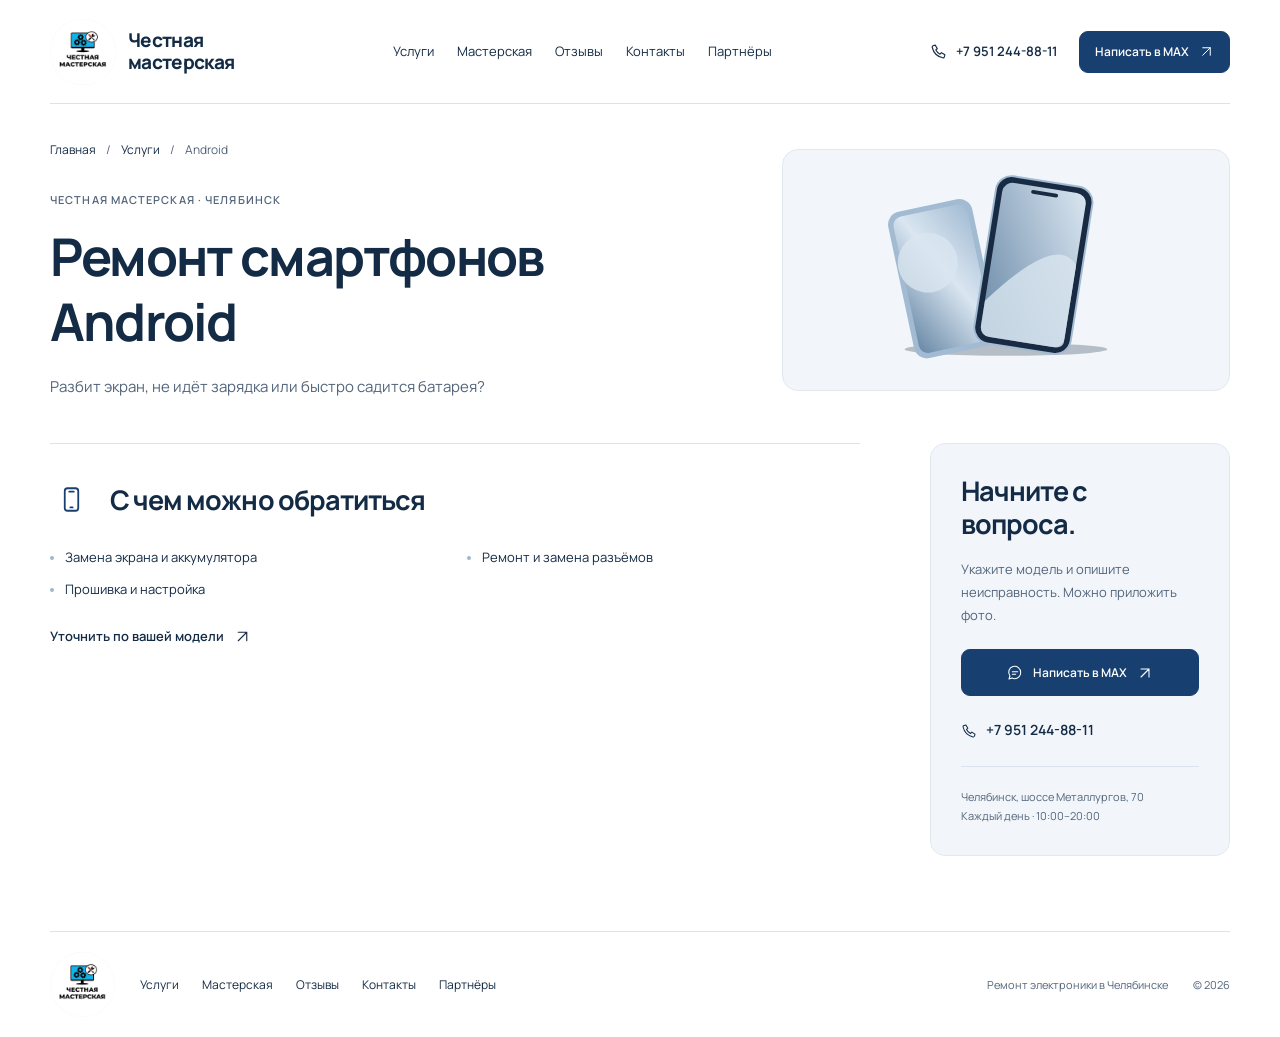
<file: android.html>
<!doctype html>
<html lang="ru">
<head>
  <meta charset="UTF-8">
  <meta name="viewport" content="width=device-width, initial-scale=1">
  <meta name="theme-color" content="#ffffff">
  <title>Ремонт смартфонов Android — Честная мастерская</title>
  <meta name="description" content="Ремонт смартфонов Android в Челябинске: экраны, аккумуляторы, разъёмы, прошивка и настройка. Честная мастерская, шоссе Металлургов, 70. Связь по телефону и в MAX.">
  <meta property="og:title" content="Ремонт смартфонов Android — Честная мастерская">
  <meta property="og:description" content="Ремонт электроники в Челябинске. шоссе Металлургов, 70 · ежедневно 10:00–20:00. Позвоните или напишите в MAX.">
  <meta property="og:type" content="website">
  <meta property="og:locale" content="ru_RU">
  <link rel="icon" href="assets/logo.png" type="image/png">
  <link rel="preload" href="assets/fonts/manrope-variable.ttf" as="font" type="font/ttf" crossorigin>
<link rel="stylesheet" href="minimal.css?v=11">
  <script src="app.js" defer></script>
  <script type="application/ld+json">
  {"@context":"https://schema.org","@type":"LocalBusiness","name":"Честная мастерская","description":"Ремонт телефонов, компьютеров и другой электроники","telephone":"+79512448811","email":"masterskaya74@list.ru","address":{"@type":"PostalAddress","streetAddress":"шоссе Металлургов, 70","addressLocality":"Челябинск","addressCountry":"RU"},"openingHours":["Mo-Su 10:00-20:00"]}
  </script>
</head>
<body class="inner-page">
<a class="skip-link" href="#main">Перейти к содержимому</a>
  <svg class="icon-library" xmlns="http://www.w3.org/2000/svg" aria-hidden="true">
    <symbol id="i-arrow" viewBox="0 0 24 24"><path d="M5 12h14m-6-6 6 6-6 6"/></symbol>
    <symbol id="i-up-right" viewBox="0 0 24 24"><path d="M6 18 18 6M6 6h12v12"/></symbol>
    <symbol id="i-phone" viewBox="0 0 24 24"><path d="m7.3 3 3 4.8-2.1 2.1a15 15 0 0 0 5.9 5.9l2.1-2.1 4.8 3-.8 3a2 2 0 0 1-2.2 1.2A20 20 0 0 1 3.1 6 2 2 0 0 1 4.3 3.8Z"/></symbol>
    <symbol id="i-chat" viewBox="0 0 24 24"><path d="M20.5 11.5a9 9 0 0 1-9 9 10 10 0 0 1-4-.9L3 21l1.4-4.5a9 9 0 1 1 16.1-5Z"/><path d="M8 10h8m-8 4h5"/></symbol>
    <symbol id="i-clock" viewBox="0 0 24 24"><circle cx="12" cy="12" r="9"/><path d="M12 7v5l3 2"/></symbol>
    <symbol id="i-pin" viewBox="0 0 24 24"><path d="M20 10c0 6-8 11-8 11S4 16 4 10a8 8 0 1 1 16 0Z"/><circle cx="12" cy="10" r="2.5"/></symbol>
    <symbol id="i-mobile" viewBox="0 0 24 24"><rect x="6" y="2" width="12" height="20" rx="2.5"/><path d="M10 5h4m-3 14h2"/></symbol>
    <symbol id="i-laptop" viewBox="0 0 24 24"><path d="M4 16V5a1 1 0 0 1 1-1h14a1 1 0 0 1 1 1v11M2 17h20l-2 3H4Z"/></symbol>
    <symbol id="i-tablet" viewBox="0 0 24 24"><rect x="4" y="2" width="16" height="20" rx="2"/><path d="M11 18h2"/></symbol>
    <symbol id="i-tv" viewBox="0 0 24 24"><rect x="2" y="4" width="20" height="14" rx="2"/><path d="M8 22h8m-4-4v4"/></symbol>
    <symbol id="i-audio" viewBox="0 0 24 24"><rect x="5" y="2" width="14" height="20" rx="2"/><circle cx="12" cy="15" r="4"/><circle cx="12" cy="6" r="1"/></symbol>
    <symbol id="i-tool" viewBox="0 0 24 24"><path d="M14.3 6.3a5 5 0 0 0-6.6 6.6l-5.2 5.2a2 2 0 0 0 3 3l5.2-5.2a5 5 0 0 0 6.6-6.6L14 12l-2-2Z"/><path d="m15 3 6 6m-3-3 3-3"/></symbol>
    <symbol id="i-plus" viewBox="0 0 24 24"><path d="M12 5v14M5 12h14"/></symbol>
    <symbol id="i-close" viewBox="0 0 24 24"><path d="m6 6 12 12M6 18 18 6"/></symbol>
    <symbol id="i-mail" viewBox="0 0 24 24"><rect x="2" y="4" width="20" height="16" rx="2"/><path d="m3 6 9 7 9-7"/></symbol>
    <symbol id="i-spark" viewBox="0 0 40 40"><path d="m20 2 3.7 12.8L36 8l-6.8 12.3L42 24l-13.8 2L35 39l-13-7-3 13-3.4-13.5L3 38l6.2-12L-3 22l13-3L3 7l13 7Z" fill="currentColor" stroke="none" transform="translate(2 -1) scale(.9)"/></symbol>
  </svg>
<header class="site-header shell page-header">
      <a class="brand brand-original" href="index.html" aria-label="Честная мастерская — на главную"><img class="logo-image" src="assets/logo.png" alt="Честная мастерская" width="320" height="320"><span class="brand-name">Честная<br>мастерская</span></a>
      <nav class="site-nav" aria-label="Основная навигация"><button class="menu-toggle" type="button" aria-expanded="false" aria-controls="nav-links" aria-label="Открыть меню"><span></span><span></span></button><div class="nav-links" id="nav-links"><a href="services.html" aria-current="page">Услуги</a><a href="workshop.html">Мастерская</a><a href="reviews.html">Отзывы</a><a href="contacts.html">Контакты</a><a href="partners.html">Партнёры</a></div></nav>
      <div class="header-actions"><a class="header-phone" href="tel:+79512448811" aria-label="Позвонить: +7 951 244-88-11"><svg class="icon" aria-hidden="true"><use href="#i-phone"/></svg><span>+7 951 244-88-11</span></a><a class="button button-primary header-max" href="https://max.ru/join/U9VbQL_vIRLtYc8kHAHTy1KnC3-s3BVJSdOzQISSQKc" target="_blank" rel="noopener noreferrer">Написать в MAX<svg class="icon" aria-hidden="true"><use href="#i-up-right"/></svg></a></div>
    </header>
<main id="main"><section class="category-intro shell"><div><div class="breadcrumbs"><a href="index.html">Главная</a><span>/</span><a href="services.html">Услуги</a><span>/</span>Android</div><p class="eyebrow">Честная мастерская · Челябинск</p><h1>Ремонт смартфонов Android</h1><p class="page-lead">Разбит экран, не идёт зарядка или быстро садится батарея?</p></div><div class="category-art"><img src="assets/device-android.svg" alt="" aria-hidden="true" width="260" height="146"></div></section><div class="category-layout shell"><div><section class="service-detail" id="android" aria-labelledby="title-android"><div class="detail-heading"><span class="service-icon"><svg class="icon" aria-hidden="true"><use href="#i-mobile"/></svg></span><h2 id="title-android">С чем можно обратиться</h2></div><ul><li>Замена экрана и аккумулятора</li><li>Ремонт и замена разъёмов</li><li>Прошивка и настройка</li></ul><a class="text-link detail-link" href="https://max.ru/join/U9VbQL_vIRLtYc8kHAHTy1KnC3-s3BVJSdOzQISSQKc" target="_blank" rel="noopener noreferrer">Уточнить по вашей модели<svg class="icon" aria-hidden="true"><use href="#i-up-right"/></svg></a></section></div><aside class="services-aside"><h2>Начните с вопроса.</h2><p>Укажите модель и опишите неисправность. Можно приложить фото.</p><a class="button button-primary" href="https://max.ru/join/U9VbQL_vIRLtYc8kHAHTy1KnC3-s3BVJSdOzQISSQKc" target="_blank" rel="noopener noreferrer"><svg class="icon" aria-hidden="true"><use href="#i-chat"/></svg>Написать в MAX<svg class="icon" aria-hidden="true"><use href="#i-up-right"/></svg></a><a class="aside-phone" href="tel:+79512448811"><svg class="icon" aria-hidden="true"><use href="#i-phone"/></svg>+7 951 244-88-11</a><div class="aside-address">Челябинск, шоссе Металлургов, 70<br>Каждый день · 10:00–20:00</div></aside></div></main>
<footer class="site-footer shell"><a class="footer-brand footer-original" href="index.html" aria-label="Честная мастерская — на главную"><img src="assets/logo.png" alt="Честная мастерская" width="320" height="320"></a><div class="footer-links"><a href="services.html">Услуги</a><a href="workshop.html">Мастерская</a><a href="reviews.html">Отзывы</a><a href="contacts.html">Контакты</a><a href="partners.html">Партнёры</a></div><p>Ремонт электроники в Челябинске</p><span>© 2026</span></footer>
  <div class="mobile-contact-bar" aria-label="Быстрая связь"><a href="tel:+79512448811"><svg class="icon"><use href="#i-phone"/></svg>Позвонить</a><a href="https://max.ru/join/U9VbQL_vIRLtYc8kHAHTy1KnC3-s3BVJSdOzQISSQKc" target="_blank" rel="noopener noreferrer"><svg class="icon"><use href="#i-chat"/></svg>Написать в MAX</a></div>


  <dialog class="photo-dialog" aria-label="Фотографии мастерской"><div class="dialog-toolbar"><span class="photo-counter" aria-live="polite"></span><button class="dialog-close round-control" type="button" aria-label="Закрыть фотографию"><svg class="icon"><use href="#i-close"/></svg></button></div><div class="dialog-image-wrap"><img class="dialog-image" src="assets/graphics-service.webp" alt="Обслуживание видеокарты"><button class="photo-prev round-control" type="button" aria-label="Предыдущая фотография"><svg class="icon"><use href="#i-arrow"/></svg></button><button class="photo-next round-control" type="button" aria-label="Следующая фотография"><svg class="icon"><use href="#i-arrow"/></svg></button></div><p class="dialog-caption" aria-live="polite"></p></dialog>
</body>
</html>
</file>
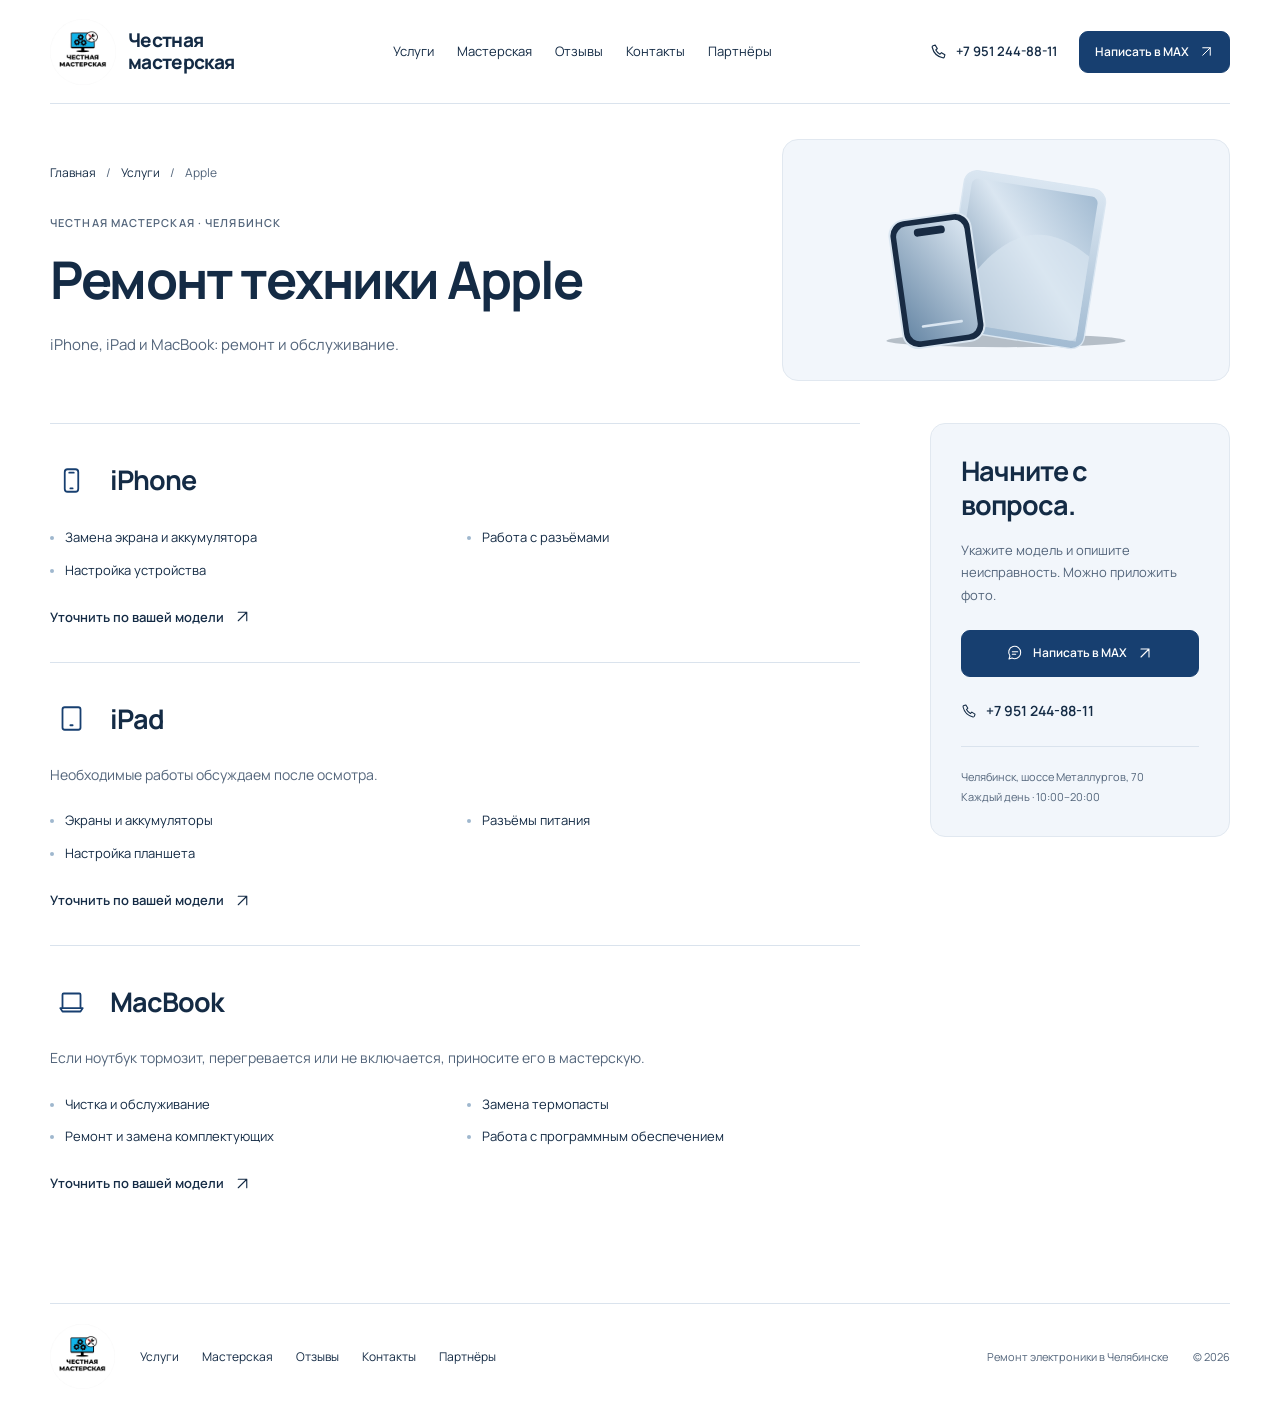
<file: apple.html>
<!doctype html>
<html lang="ru">
<head>
  <meta charset="UTF-8">
  <meta name="viewport" content="width=device-width, initial-scale=1">
  <meta name="theme-color" content="#ffffff">
  <title>Ремонт техники Apple — Честная мастерская</title>
  <meta name="description" content="Ремонт iPhone, iPad и MacBook в Челябинске. Экраны, аккумуляторы, разъёмы и обслуживание. Честная мастерская, шоссе Металлургов, 70. Напишите модель в MAX.">
  <meta property="og:title" content="Ремонт техники Apple — Честная мастерская">
  <meta property="og:description" content="Ремонт электроники в Челябинске. шоссе Металлургов, 70 · ежедневно 10:00–20:00. Позвоните или напишите в MAX.">
  <meta property="og:type" content="website">
  <meta property="og:locale" content="ru_RU">
  <link rel="icon" href="assets/logo.png" type="image/png">
  <link rel="preload" href="assets/fonts/manrope-variable.ttf" as="font" type="font/ttf" crossorigin>
<link rel="stylesheet" href="minimal.css?v=11">
  <script src="app.js" defer></script>
  <script type="application/ld+json">
  {"@context":"https://schema.org","@type":"LocalBusiness","name":"Честная мастерская","description":"Ремонт телефонов, компьютеров и другой электроники","telephone":"+79512448811","email":"masterskaya74@list.ru","address":{"@type":"PostalAddress","streetAddress":"шоссе Металлургов, 70","addressLocality":"Челябинск","addressCountry":"RU"},"openingHours":["Mo-Su 10:00-20:00"]}
  </script>
</head>
<body class="inner-page">
<a class="skip-link" href="#main">Перейти к содержимому</a>
  <svg class="icon-library" xmlns="http://www.w3.org/2000/svg" aria-hidden="true">
    <symbol id="i-arrow" viewBox="0 0 24 24"><path d="M5 12h14m-6-6 6 6-6 6"/></symbol>
    <symbol id="i-up-right" viewBox="0 0 24 24"><path d="M6 18 18 6M6 6h12v12"/></symbol>
    <symbol id="i-phone" viewBox="0 0 24 24"><path d="m7.3 3 3 4.8-2.1 2.1a15 15 0 0 0 5.9 5.9l2.1-2.1 4.8 3-.8 3a2 2 0 0 1-2.2 1.2A20 20 0 0 1 3.1 6 2 2 0 0 1 4.3 3.8Z"/></symbol>
    <symbol id="i-chat" viewBox="0 0 24 24"><path d="M20.5 11.5a9 9 0 0 1-9 9 10 10 0 0 1-4-.9L3 21l1.4-4.5a9 9 0 1 1 16.1-5Z"/><path d="M8 10h8m-8 4h5"/></symbol>
    <symbol id="i-clock" viewBox="0 0 24 24"><circle cx="12" cy="12" r="9"/><path d="M12 7v5l3 2"/></symbol>
    <symbol id="i-pin" viewBox="0 0 24 24"><path d="M20 10c0 6-8 11-8 11S4 16 4 10a8 8 0 1 1 16 0Z"/><circle cx="12" cy="10" r="2.5"/></symbol>
    <symbol id="i-mobile" viewBox="0 0 24 24"><rect x="6" y="2" width="12" height="20" rx="2.5"/><path d="M10 5h4m-3 14h2"/></symbol>
    <symbol id="i-laptop" viewBox="0 0 24 24"><path d="M4 16V5a1 1 0 0 1 1-1h14a1 1 0 0 1 1 1v11M2 17h20l-2 3H4Z"/></symbol>
    <symbol id="i-tablet" viewBox="0 0 24 24"><rect x="4" y="2" width="16" height="20" rx="2"/><path d="M11 18h2"/></symbol>
    <symbol id="i-tv" viewBox="0 0 24 24"><rect x="2" y="4" width="20" height="14" rx="2"/><path d="M8 22h8m-4-4v4"/></symbol>
    <symbol id="i-audio" viewBox="0 0 24 24"><rect x="5" y="2" width="14" height="20" rx="2"/><circle cx="12" cy="15" r="4"/><circle cx="12" cy="6" r="1"/></symbol>
    <symbol id="i-tool" viewBox="0 0 24 24"><path d="M14.3 6.3a5 5 0 0 0-6.6 6.6l-5.2 5.2a2 2 0 0 0 3 3l5.2-5.2a5 5 0 0 0 6.6-6.6L14 12l-2-2Z"/><path d="m15 3 6 6m-3-3 3-3"/></symbol>
    <symbol id="i-plus" viewBox="0 0 24 24"><path d="M12 5v14M5 12h14"/></symbol>
    <symbol id="i-close" viewBox="0 0 24 24"><path d="m6 6 12 12M6 18 18 6"/></symbol>
    <symbol id="i-mail" viewBox="0 0 24 24"><rect x="2" y="4" width="20" height="16" rx="2"/><path d="m3 6 9 7 9-7"/></symbol>
    <symbol id="i-spark" viewBox="0 0 40 40"><path d="m20 2 3.7 12.8L36 8l-6.8 12.3L42 24l-13.8 2L35 39l-13-7-3 13-3.4-13.5L3 38l6.2-12L-3 22l13-3L3 7l13 7Z" fill="currentColor" stroke="none" transform="translate(2 -1) scale(.9)"/></symbol>
  </svg>
<header class="site-header shell page-header">
      <a class="brand brand-original" href="index.html" aria-label="Честная мастерская — на главную"><img class="logo-image" src="assets/logo.png" alt="Честная мастерская" width="320" height="320"><span class="brand-name">Честная<br>мастерская</span></a>
      <nav class="site-nav" aria-label="Основная навигация"><button class="menu-toggle" type="button" aria-expanded="false" aria-controls="nav-links" aria-label="Открыть меню"><span></span><span></span></button><div class="nav-links" id="nav-links"><a href="services.html" aria-current="page">Услуги</a><a href="workshop.html">Мастерская</a><a href="reviews.html">Отзывы</a><a href="contacts.html">Контакты</a><a href="partners.html">Партнёры</a></div></nav>
      <div class="header-actions"><a class="header-phone" href="tel:+79512448811" aria-label="Позвонить: +7 951 244-88-11"><svg class="icon" aria-hidden="true"><use href="#i-phone"/></svg><span>+7 951 244-88-11</span></a><a class="button button-primary header-max" href="https://max.ru/join/U9VbQL_vIRLtYc8kHAHTy1KnC3-s3BVJSdOzQISSQKc" target="_blank" rel="noopener noreferrer">Написать в MAX<svg class="icon" aria-hidden="true"><use href="#i-up-right"/></svg></a></div>
    </header>
<main id="main"><section class="category-intro shell"><div><div class="breadcrumbs"><a href="index.html">Главная</a><span>/</span><a href="services.html">Услуги</a><span>/</span>Apple</div><p class="eyebrow">Честная мастерская · Челябинск</p><h1>Ремонт техники Apple</h1><p class="page-lead">iPhone, iPad и MacBook: ремонт и обслуживание.</p></div><div class="category-art"><img src="assets/device-apple.svg" alt="" aria-hidden="true" width="260" height="146"></div></section><div class="category-layout shell"><div><section class="service-detail" id="iphone" aria-labelledby="title-iphone"><div class="detail-heading"><span class="service-icon"><svg class="icon" aria-hidden="true"><use href="#i-mobile"/></svg></span><h2 id="title-iphone">iPhone</h2></div><ul><li>Замена экрана и аккумулятора</li><li>Работа с разъёмами</li><li>Настройка устройства</li></ul><a class="text-link detail-link" href="https://max.ru/join/U9VbQL_vIRLtYc8kHAHTy1KnC3-s3BVJSdOzQISSQKc" target="_blank" rel="noopener noreferrer">Уточнить по вашей модели<svg class="icon" aria-hidden="true"><use href="#i-up-right"/></svg></a></section><section class="service-detail" id="ipad" aria-labelledby="title-ipad"><div class="detail-heading"><span class="service-icon"><svg class="icon" aria-hidden="true"><use href="#i-tablet"/></svg></span><h2 id="title-ipad">iPad</h2></div><p>Необходимые работы обсуждаем после осмотра.</p><ul><li>Экраны и аккумуляторы</li><li>Разъёмы питания</li><li>Настройка планшета</li></ul><a class="text-link detail-link" href="https://max.ru/join/U9VbQL_vIRLtYc8kHAHTy1KnC3-s3BVJSdOzQISSQKc" target="_blank" rel="noopener noreferrer">Уточнить по вашей модели<svg class="icon" aria-hidden="true"><use href="#i-up-right"/></svg></a></section><section class="service-detail" id="macbook" aria-labelledby="title-macbook"><div class="detail-heading"><span class="service-icon"><svg class="icon" aria-hidden="true"><use href="#i-laptop"/></svg></span><h2 id="title-macbook">MacBook</h2></div><p>Если ноутбук тормозит, перегревается или не включается, приносите его в мастерскую.</p><ul><li>Чистка и обслуживание</li><li>Замена термопасты</li><li>Ремонт и замена комплектующих</li><li>Работа с программным обеспечением</li></ul><a class="text-link detail-link" href="https://max.ru/join/U9VbQL_vIRLtYc8kHAHTy1KnC3-s3BVJSdOzQISSQKc" target="_blank" rel="noopener noreferrer">Уточнить по вашей модели<svg class="icon" aria-hidden="true"><use href="#i-up-right"/></svg></a></section></div><aside class="services-aside"><h2>Начните с вопроса.</h2><p>Укажите модель и опишите неисправность. Можно приложить фото.</p><a class="button button-primary" href="https://max.ru/join/U9VbQL_vIRLtYc8kHAHTy1KnC3-s3BVJSdOzQISSQKc" target="_blank" rel="noopener noreferrer"><svg class="icon" aria-hidden="true"><use href="#i-chat"/></svg>Написать в MAX<svg class="icon" aria-hidden="true"><use href="#i-up-right"/></svg></a><a class="aside-phone" href="tel:+79512448811"><svg class="icon" aria-hidden="true"><use href="#i-phone"/></svg>+7 951 244-88-11</a><div class="aside-address">Челябинск, шоссе Металлургов, 70<br>Каждый день · 10:00–20:00</div></aside></div></main>
<footer class="site-footer shell"><a class="footer-brand footer-original" href="index.html" aria-label="Честная мастерская — на главную"><img src="assets/logo.png" alt="Честная мастерская" width="320" height="320"></a><div class="footer-links"><a href="services.html">Услуги</a><a href="workshop.html">Мастерская</a><a href="reviews.html">Отзывы</a><a href="contacts.html">Контакты</a><a href="partners.html">Партнёры</a></div><p>Ремонт электроники в Челябинске</p><span>© 2026</span></footer>
  <div class="mobile-contact-bar" aria-label="Быстрая связь"><a href="tel:+79512448811"><svg class="icon"><use href="#i-phone"/></svg>Позвонить</a><a href="https://max.ru/join/U9VbQL_vIRLtYc8kHAHTy1KnC3-s3BVJSdOzQISSQKc" target="_blank" rel="noopener noreferrer"><svg class="icon"><use href="#i-chat"/></svg>Написать в MAX</a></div>


  <dialog class="photo-dialog" aria-label="Фотографии мастерской"><div class="dialog-toolbar"><span class="photo-counter" aria-live="polite"></span><button class="dialog-close round-control" type="button" aria-label="Закрыть фотографию"><svg class="icon"><use href="#i-close"/></svg></button></div><div class="dialog-image-wrap"><img class="dialog-image" src="assets/graphics-service.webp" alt="Обслуживание видеокарты"><button class="photo-prev round-control" type="button" aria-label="Предыдущая фотография"><svg class="icon"><use href="#i-arrow"/></svg></button><button class="photo-next round-control" type="button" aria-label="Следующая фотография"><svg class="icon"><use href="#i-arrow"/></svg></button></div><p class="dialog-caption" aria-live="polite"></p></dialog>
</body>
</html>
</file>
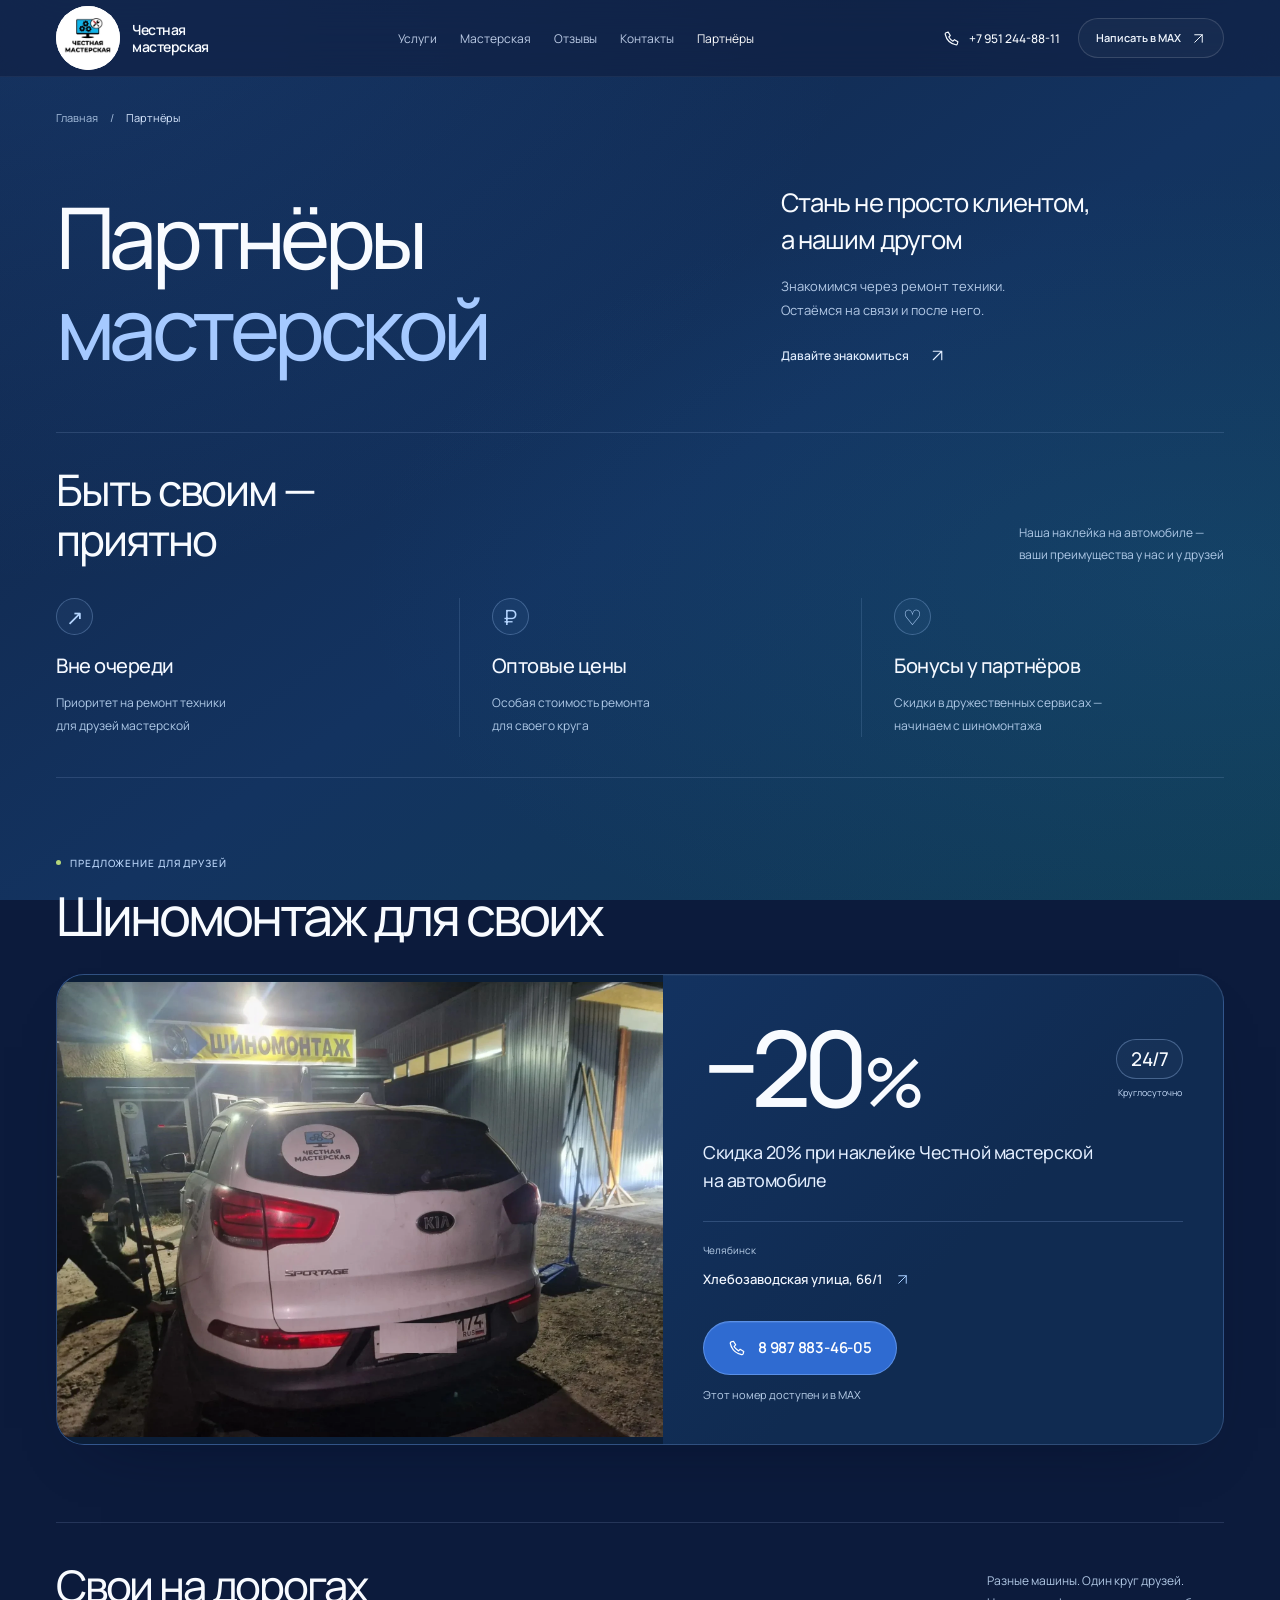
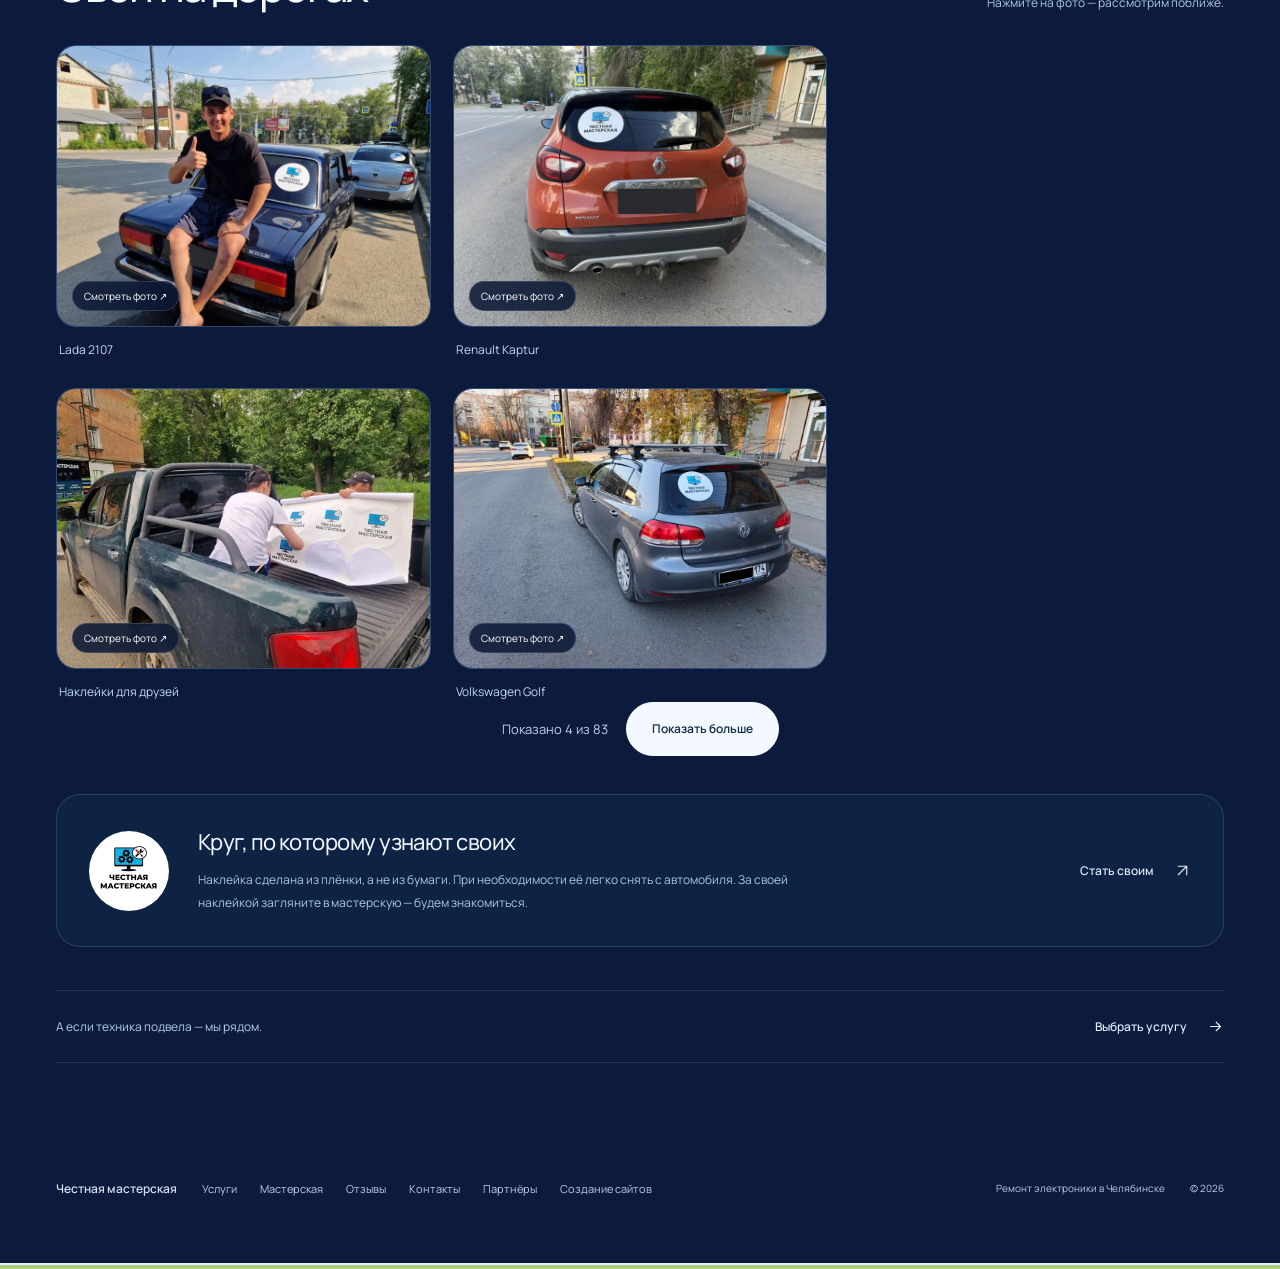
<file: partners.html>
<!doctype html>
<html lang="ru" class="premium-page">
<head>
  <meta charset="UTF-8">
  <meta name="viewport" content="width=device-width, initial-scale=1">
  <meta name="theme-color" content="#0d1935">
  <title>Партнёры мастерской — Честная мастерская</title>
  <meta name="description" content="Партнёры и друзья Честной мастерской в Челябинске. Стань не просто клиентом, а нашим другом. Ремонт электроники на шоссе Металлургов, 70.">
  <meta property="og:title" content="Партнёры мастерской — Честная мастерская">
  <meta property="og:description" content="Стань не просто клиентом, а нашим другом. Честная мастерская, Челябинск, шоссе Металлургов, 70.">
  <meta property="og:type" content="website">
  <meta property="og:locale" content="ru_RU">
  <link rel="icon" href="assets/logo.png" type="image/png">
  <link rel="preload" href="assets/fonts/manrope-variable.ttf" as="font" type="font/ttf" crossorigin>
  <link rel="stylesheet" href="minimal.css?v=11">
  <link rel="stylesheet" href="home.css?v=27">
  <link rel="stylesheet" href="home-sections.css?v=6">
  <link rel="stylesheet" href="partners.css?v=5">
  <link rel="stylesheet" href="partners-offer.css?v=1">
  <script src="app.js" defer></script>
  <script src="partners-gallery.js?v=3" defer></script>
</head>
<body class="premium-home partners-page">
  <div class="partners-ambient" aria-hidden="true"></div>
  <a class="skip-link" href="#main">Перейти к содержимому</a>
  <svg class="icon-library" xmlns="http://www.w3.org/2000/svg" aria-hidden="true">
    <symbol id="i-arrow" viewBox="0 0 24 24"><path d="M5 12h14m-6-6 6 6-6 6"></path></symbol>
    <symbol id="i-up-right" viewBox="0 0 24 24"><path d="M6 18 18 6M6 6h12v12"></path></symbol>
    <symbol id="i-phone" viewBox="0 0 24 24"><path d="m7.3 3 3 4.8-2.1 2.1a15 15 0 0 0 5.9 5.9l2.1-2.1 4.8 3-.8 3a2 2 0 0 1-2.2 1.2A20 20 0 0 1 3.1 6 2 2 0 0 1 4.3 3.8Z"></path></symbol>
    <symbol id="i-chat" viewBox="0 0 24 24"><path d="M20.5 11.5a9 9 0 0 1-9 9 10 10 0 0 1-4-.9L3 21l1.4-4.5a9 9 0 1 1 16.1-5Z"></path><path d="M8 10h8m-8 4h5"></path></symbol>
    <symbol id="i-close" viewBox="0 0 24 24"><path d="m6 6 12 12M6 18 18 6"></path></symbol>
  </svg>
  <div class="p-header-bar">
    <header class="site-header shell page-header">
      <a class="brand brand-original" href="index.html" aria-label="Честная мастерская — на главную"><span class="brand-emblem" aria-hidden="true"><img class="logo-image" src="assets/logo.png" alt="" width="320" height="320"></span><span class="brand-name">Честная<br>мастерская</span></a>
      <nav class="site-nav" aria-label="Основная навигация">
        <button class="menu-toggle" type="button" aria-expanded="false" aria-controls="nav-links" aria-label="Открыть меню"><span></span><span></span></button>
        <div class="nav-links" id="nav-links"><a href="services.html">Услуги</a><a href="workshop.html">Мастерская</a><a href="reviews.html">Отзывы</a><a href="contacts.html">Контакты</a><a href="partners.html" aria-current="page">Партнёры</a></div>
      </nav>
      <div class="header-actions"><a class="header-phone" href="tel:+79512448811" aria-label="Позвонить: +7 951 244-88-11"><svg class="icon" aria-hidden="true"><use href="#i-phone"></use></svg><span>+7 951 244-88-11</span></a><a class="button button-primary header-max" href="https://max.ru/join/U9VbQL_vIRLtYc8kHAHTy1KnC3-s3BVJSdOzQISSQKc" target="_blank" rel="noopener noreferrer">Написать в MAX<svg class="icon" aria-hidden="true"><use href="#i-up-right"></use></svg></a></div>
    </header>
  </div>
  <main id="main" class="shell partners-main" data-partners-gallery data-partners-feed="assets/friends-gallery.json">
    <nav class="partners-breadcrumbs" aria-label="Хлебные крошки"><a href="index.html">Главная</a><span aria-hidden="true">/</span><span aria-current="page">Партнёры</span></nav>
    <section class="partners-intro" aria-labelledby="partners-title">
      <div><h1 id="partners-title" data-partners-title tabindex="-1">Партнёры<br><span>мастерской</span></h1></div>
      <div class="partners-intro-copy"><p class="partners-lead">Стань не просто клиентом,<br>а нашим другом</p><p>Знакомимся через ремонт техники.<br>Остаёмся на связи и после него.</p><a class="partners-text-link" href="https://max.ru/join/U9VbQL_vIRLtYc8kHAHTy1KnC3-s3BVJSdOzQISSQKc" target="_blank" rel="noopener noreferrer">Давайте знакомиться<svg class="icon" aria-hidden="true"><use href="#i-up-right"></use></svg></a></div>
    </section>

    <section class="partners-benefits" aria-labelledby="benefits-title">
      <div class="partners-benefits-heading"><h2 id="benefits-title">Быть своим —<br>приятно</h2><p>Наша наклейка на автомобиле —<br>ваши преимущества у нас и у друзей</p></div>
      <div class="partners-benefits-list">
        <article><span class="partners-benefit-icon" aria-hidden="true">↗</span><h3>Вне очереди</h3><p>Приоритет на ремонт техники<br>для друзей мастерской</p></article>
        <article><span class="partners-benefit-icon" aria-hidden="true">₽</span><h3>Оптовые цены</h3><p>Особая стоимость ремонта<br>для своего круга</p></article>
        <article><span class="partners-benefit-icon" aria-hidden="true">♡</span><h3>Бонусы у партнёров</h3><p>Скидки в дружественных сервисах —<br>начинаем с шиномонтажа</p></article>
      </div>
    </section>

    <section class="partners-offer" id="partner-offers" aria-labelledby="partner-offers-title">
      <header class="partners-offer-heading">
        <p class="partners-offer-eyebrow">Предложение для друзей</p>
        <h2 id="partner-offers-title">Шиномонтаж для своих</h2>
      </header>
      <div class="partners-offer-card">
        <figure class="partners-offer-media">
          <img class="partners-offer-photo" src="assets/friends/02-kia-sportage.webp" width="1920" height="1440" alt="Kia Sportage с наклейкой Честной мастерской на шиномонтаже" loading="lazy" decoding="async">
        </figure>
        <div class="partners-offer-content">
          <div class="partners-offer-discount-row">
            <p class="partners-offer-discount">−20<span>%</span></p>
            <p class="partners-offer-hours"><span>24/7</span>Круглосуточно</p>
          </div>
          <p class="partners-offer-condition">Скидка 20% при наклейке Честной мастерской на автомобиле</p>
          <div class="partners-offer-location">
            <span class="partners-offer-city">Челябинск</span>
            <a class="partners-offer-map" href="https://yandex.ru/maps/?text=%D0%A7%D0%B5%D0%BB%D1%8F%D0%B1%D0%B8%D0%BD%D1%81%D0%BA%2C%20%D0%A5%D0%BB%D0%B5%D0%B1%D0%BE%D0%B7%D0%B0%D0%B2%D0%BE%D0%B4%D1%81%D0%BA%D0%B0%D1%8F%20%D1%83%D0%BB%D0%B8%D1%86%D0%B0%2C%2066%2F1" target="_blank" rel="noopener noreferrer" aria-label="Хлебозаводская улица, 66/1 — открыть в Яндекс Картах">
              <span>Хлебозаводская улица, 66/1</span>
              <svg class="icon" aria-hidden="true" viewBox="0 0 24 24"><path d="M6 18 18 6M6 6h12v12"></path></svg>
            </a>
          </div>
          <div class="partners-offer-actions">
            <a class="partners-offer-call" href="tel:+79878834605" aria-label="Позвонить в шиномонтаж: 8 987 883-46-05">
              <svg class="icon" aria-hidden="true" viewBox="0 0 24 24"><path d="m7.3 3 3 4.8-2.1 2.1a15 15 0 0 0 5.9 5.9l2.1-2.1 4.8 3-.8 3a2 2 0 0 1-2.2 1.2A20 20 0 0 1 3.1 6 2 2 0 0 1 4.3 3.8Z"></path></svg>
              <span>8 987 883-46-05</span>
            </a>
            <p class="partners-offer-max">Этот номер доступен и в MAX</p>
          </div>
        </div>
      </div>
    </section>

    <section class="partners-invitation" data-partners-empty aria-labelledby="invitation-title">
      <div class="partners-invitation-copy"><span class="partners-pill"><span aria-hidden="true"></span>Рядом с мастерской</span><h2 id="invitation-title">Дружба начинается<br>со знакомства</h2><p>Приезжайте на шоссе Металлургов, 70 или напишите нам в MAX. Обсудим ремонт, ответим на вопросы и познакомимся поближе.</p><a class="button button-primary partners-blue-button" href="https://max.ru/join/U9VbQL_vIRLtYc8kHAHTy1KnC3-s3BVJSdOzQISSQKc" target="_blank" rel="noopener noreferrer">Стать другом мастерской<svg class="icon" aria-hidden="true"><use href="#i-up-right"></use></svg></a></div>
      <div class="partners-illustration" role="img" aria-label="Иллюстрация автомобиля с круглой наклейкой Честной мастерской"><div class="partners-art-halo" aria-hidden="true"></div><img class="partners-car-art" src="assets/friends-placeholder.svg" width="720" height="480" alt="" aria-hidden="true"><img class="partners-car-logo" src="assets/logo.png" width="320" height="320" alt="" aria-hidden="true"><span class="partners-art-note" aria-hidden="true">Свои люди. Одна мастерская.</span></div>
    </section>

    <section class="partners-collection" data-partners-collection hidden aria-labelledby="collection-title">
      <div class="partners-collection-heading"><div><h2 id="collection-title" data-partners-heading tabindex="-1">Свои на дорогах</h2></div><p>Разные машины. Один круг друзей.<br>Нажмите на фото — рассмотрим поближе.</p></div>
      <div class="partners-grid" id="partners-grid" data-partners-grid></div>
      <div class="partners-more">
        <p data-partners-progress role="status"></p>
        <button class="button button-primary" type="button" data-partners-more aria-controls="partners-grid" hidden>Показать больше</button>
      </div>
    </section>

    <section class="partners-sticker-note" aria-labelledby="sticker-title">
      <img src="assets/logo.png" alt="" width="320" height="320" loading="lazy">
      <div><h2 id="sticker-title">Круг, по которому узнают своих</h2><p>Наклейка сделана из плёнки, а не из бумаги. При необходимости её легко снять с автомобиля. За своей наклейкой загляните в мастерскую — будем знакомиться.</p></div>
      <a class="partners-text-link" href="https://max.ru/join/U9VbQL_vIRLtYc8kHAHTy1KnC3-s3BVJSdOzQISSQKc" target="_blank" rel="noopener noreferrer">Стать своим<svg class="icon" aria-hidden="true"><use href="#i-up-right"></use></svg></a>
    </section>

    <aside class="partners-repair-note" aria-label="Ремонт техники"><span>А если техника подвела — мы рядом.</span><a class="partners-text-link" href="index.html#repair">Выбрать услугу<svg class="icon" aria-hidden="true"><use href="#i-arrow"></use></svg></a></aside>

    <dialog class="partners-dialog" data-partners-dialog aria-label="Фотографии друзей мастерской">
      <div class="partners-dialog-toolbar"><p class="partners-dialog-counter" data-partners-counter aria-live="polite" aria-atomic="true"></p><button class="partners-dialog-close" type="button" data-partners-close aria-label="Закрыть фотографию"><svg class="icon" aria-hidden="true"><use href="#i-close"></use></svg></button></div>
      <div class="partners-dialog-stage"><img class="partners-dialog-image" data-partners-image alt="" hidden><p class="partners-dialog-error" data-partners-error role="status" hidden></p><button class="partners-dialog-prev" type="button" data-partners-prev aria-label="Предыдущая фотография" hidden disabled><svg class="icon" aria-hidden="true"><use href="#i-arrow"></use></svg></button><button class="partners-dialog-next" type="button" data-partners-next aria-label="Следующая фотография" hidden disabled><svg class="icon" aria-hidden="true"><use href="#i-arrow"></use></svg></button></div>
      <p class="partners-dialog-caption" data-partners-caption aria-live="polite"></p>
    </dialog>
  </main>
  <footer class="site-footer shell"><a class="p-footer-name" href="index.html">Честная мастерская</a><div class="footer-links"><a href="services.html">Услуги</a><a href="workshop.html">Мастерская</a><a href="reviews.html">Отзывы</a><a href="contacts.html">Контакты</a><a href="partners.html" aria-current="page">Партнёры</a><a href="index.html#websites">Создание сайтов</a></div><p>Ремонт электроники в Челябинске</p><span>© 2026</span></footer>
  <div class="mobile-contact-bar" aria-label="Быстрая связь"><a href="tel:+79512448811"><svg class="icon" aria-hidden="true"><use href="#i-phone"></use></svg>Позвонить</a><a href="https://max.ru/join/U9VbQL_vIRLtYc8kHAHTy1KnC3-s3BVJSdOzQISSQKc" target="_blank" rel="noopener noreferrer"><svg class="icon" aria-hidden="true"><use href="#i-chat"></use></svg>Написать в MAX</a></div>
</body>
</html>
</file>
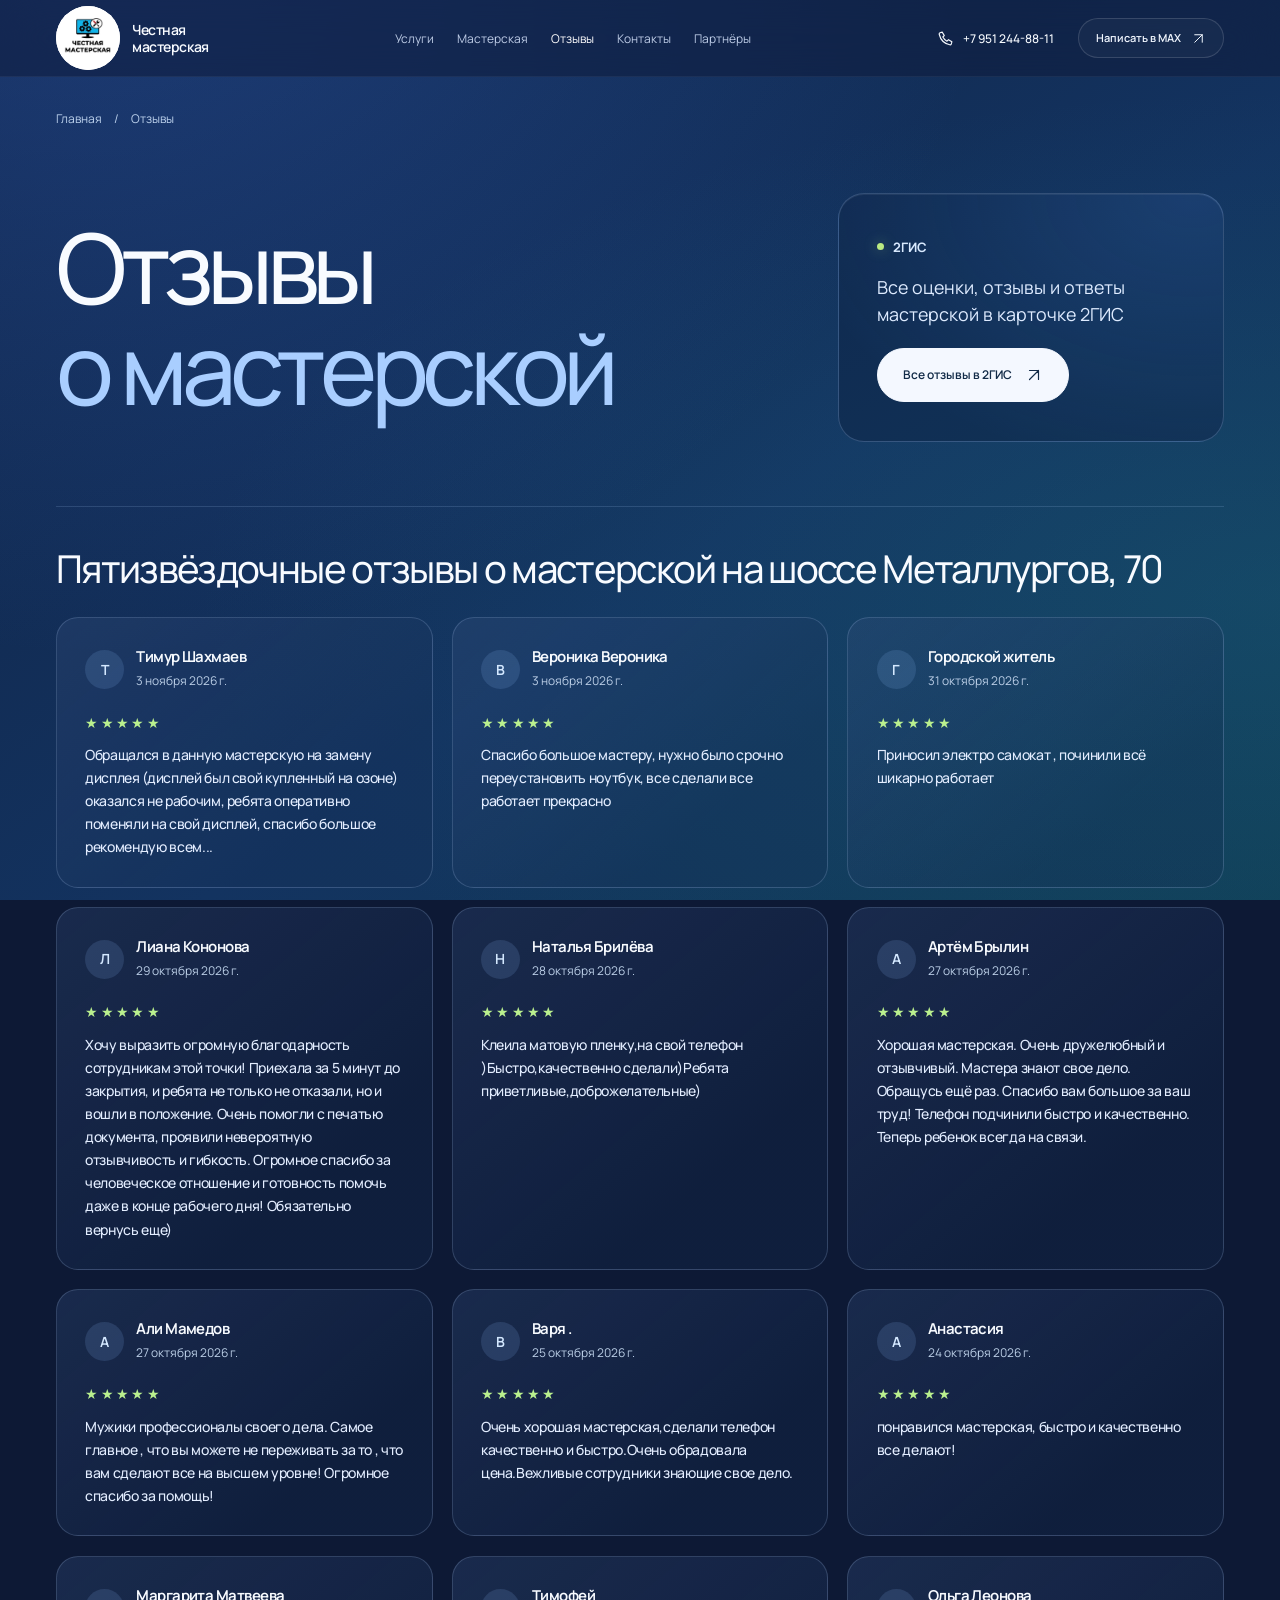
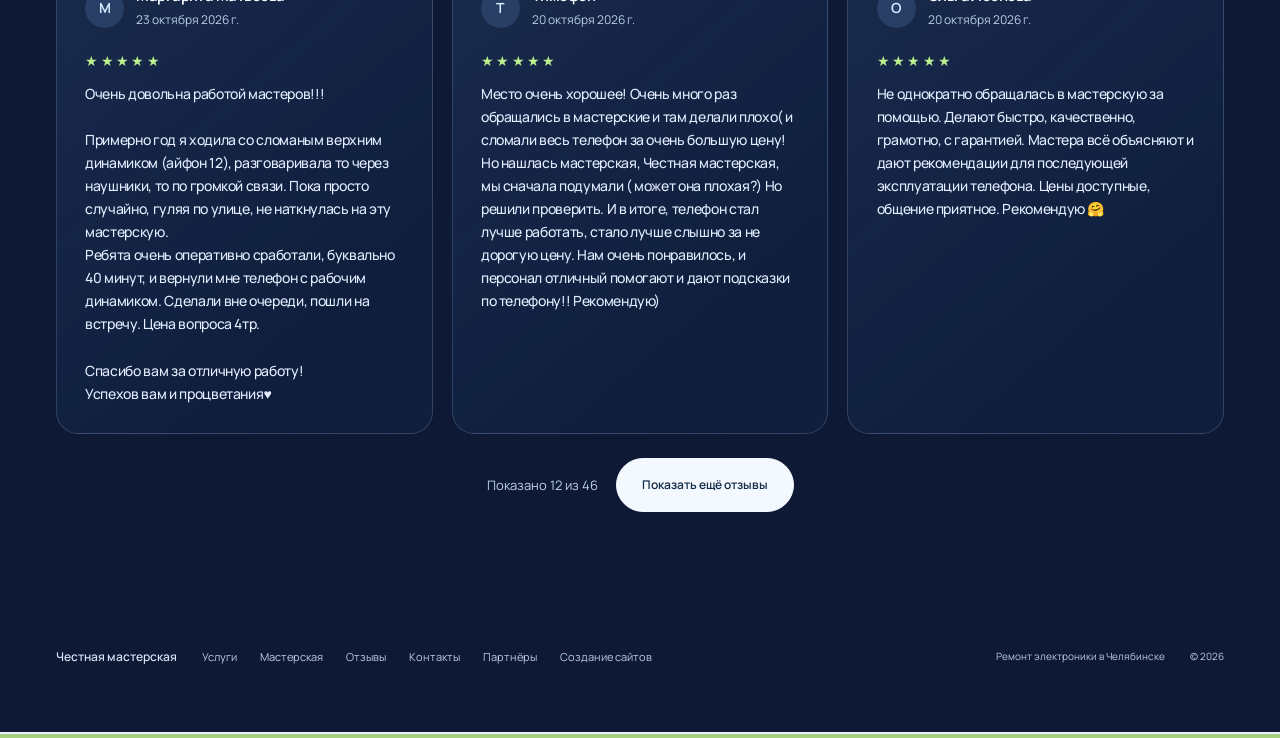
<file: reviews.html>
<!doctype html>
<html lang="ru" class="premium-page">
<head>
  <meta charset="UTF-8">
  <meta name="viewport" content="width=device-width, initial-scale=1">
  <meta name="theme-color" content="#0d1935">
  <title>Отзывы — Честная мастерская</title>
  <meta name="description" content="Отзывы о Честной мастерской в Челябинске. Подборка отзывов клиентов и ссылка на полную ленту в 2ГИС.">
  <link rel="icon" href="assets/logo.png" type="image/png">
  <link rel="preload" href="assets/fonts/manrope-variable.ttf" as="font" type="font/ttf" crossorigin>
  <link rel="stylesheet" href="minimal.css?v=11">
  <link rel="stylesheet" href="home.css?v=27">
  <link rel="stylesheet" href="reviews-page.css?v=3">
  <script src="app.js" defer></script>
  <script src="reviews-page.js?v=3" defer></script>
</head>
<body class="premium-home reviews-page">
  <div class="reviews-ambient" aria-hidden="true"></div>
  <a class="skip-link" href="#main">Перейти к содержимому</a>
  <svg class="icon-library" xmlns="http://www.w3.org/2000/svg" aria-hidden="true">
    <symbol id="i-up-right" viewBox="0 0 24 24"><path d="M6 18 18 6M6 6h12v12"></path></symbol>
    <symbol id="i-phone" viewBox="0 0 24 24"><path d="m7.3 3 3 4.8-2.1 2.1a15 15 0 0 0 5.9 5.9l2.1-2.1 4.8 3-.8 3a2 2 0 0 1-2.2 1.2A20 20 0 0 1 3.1 6 2 2 0 0 1 4.3 3.8Z"></path></symbol>
  </svg>
  <div class="p-header-bar">
    <header class="site-header shell page-header">
      <a class="brand brand-original" href="index.html" aria-label="Честная мастерская — на главную"><span class="brand-emblem" aria-hidden="true"><img class="logo-image" src="assets/logo.png" alt="" width="320" height="320"></span><span class="brand-name">Честная<br>мастерская</span></a>
      <nav class="site-nav" aria-label="Основная навигация">
        <button class="menu-toggle" type="button" aria-expanded="false" aria-controls="nav-links" aria-label="Открыть меню"><span></span><span></span></button>
        <div class="nav-links" id="nav-links"><a href="services.html">Услуги</a><a href="workshop.html">Мастерская</a><a href="reviews.html" aria-current="page">Отзывы</a><a href="contacts.html">Контакты</a><a href="partners.html">Партнёры</a></div>
      </nav>
      <div class="header-actions"><a class="header-phone" href="tel:+79512448811" aria-label="Позвонить по номеру +7 951 244-88-11"><svg class="icon" aria-hidden="true"><use href="#i-phone"></use></svg><span>+7 951 244-88-11</span></a><a class="button button-primary header-max" href="https://max.ru/join/U9VbQL_vIRLtYc8kHAHTy1KnC3-s3BVJSdOzQISSQKc" target="_blank" rel="noopener noreferrer">Написать в MAX<svg class="icon" aria-hidden="true"><use href="#i-up-right"></use></svg></a></div>
    </header>
  </div>

  <main id="main" class="shell">
    <nav class="reviews-breadcrumbs" aria-label="Хлебные крошки"><a href="index.html">Главная</a><span aria-hidden="true">/</span><span aria-current="page">Отзывы</span></nav>
    <section class="reviews-intro" aria-labelledby="reviews-title">
      <h1 id="reviews-title">Отзывы<br><span>о мастерской</span></h1>
      <div class="reviews-archive">
        <span class="reviews-source">2ГИС</span>
        <p>Все оценки, отзывы и ответы мастерской в карточке 2ГИС</p>
        <a class="button button-primary" href="https://2gis.ru/chelyabinsk/firm/70000001096238225/tab/reviews" target="_blank" rel="noopener noreferrer">Все отзывы в 2ГИС<svg class="icon" aria-hidden="true"><use href="#i-up-right"></use></svg></a>
      </div>
    </section>

    <section class="reviews-collection" aria-labelledby="reviews-collection-title" data-reviews-page>
      <h2 id="reviews-collection-title">Пятизвёздочные отзывы о мастерской на шоссе Металлургов, 70</h2>
      <p class="reviews-status" data-reviews-status role="status" hidden></p>
      <noscript><p class="reviews-status">Отзывы можно прочитать в карточке мастерской в 2ГИС.</p></noscript>
      <div class="reviews-grid" id="reviews-grid" data-reviews-list></div>
      <template data-review-template>
        <article class="reviews-card">
          <header class="reviews-card-header">
            <span class="reviews-avatar" aria-hidden="true"></span>
            <div><h3 class="reviews-author"></h3><time class="reviews-date" hidden></time></div>
          </header>
          <p class="reviews-rating"><span class="reviews-stars" aria-hidden="true"></span><span class="p-visually-hidden"></span></p>
          <blockquote class="reviews-quote"></blockquote>
        </article>
      </template>
      <div class="reviews-more" data-reviews-more hidden>
        <p data-reviews-progress role="status" tabindex="-1"></p>
        <button class="button button-primary" type="button" aria-controls="reviews-grid">Показать ещё отзывы</button>
      </div>
    </section>
  </main>

  <footer class="site-footer shell"><a class="p-footer-name" href="index.html">Честная мастерская</a><div class="footer-links"><a href="services.html">Услуги</a><a href="workshop.html">Мастерская</a><a href="reviews.html" aria-current="page">Отзывы</a><a href="contacts.html">Контакты</a><a href="partners.html">Партнёры</a><a href="index.html#websites">Создание сайтов</a></div><p>Ремонт электроники в Челябинске</p><span>© 2026</span></footer>
</body>
</html>
</file>
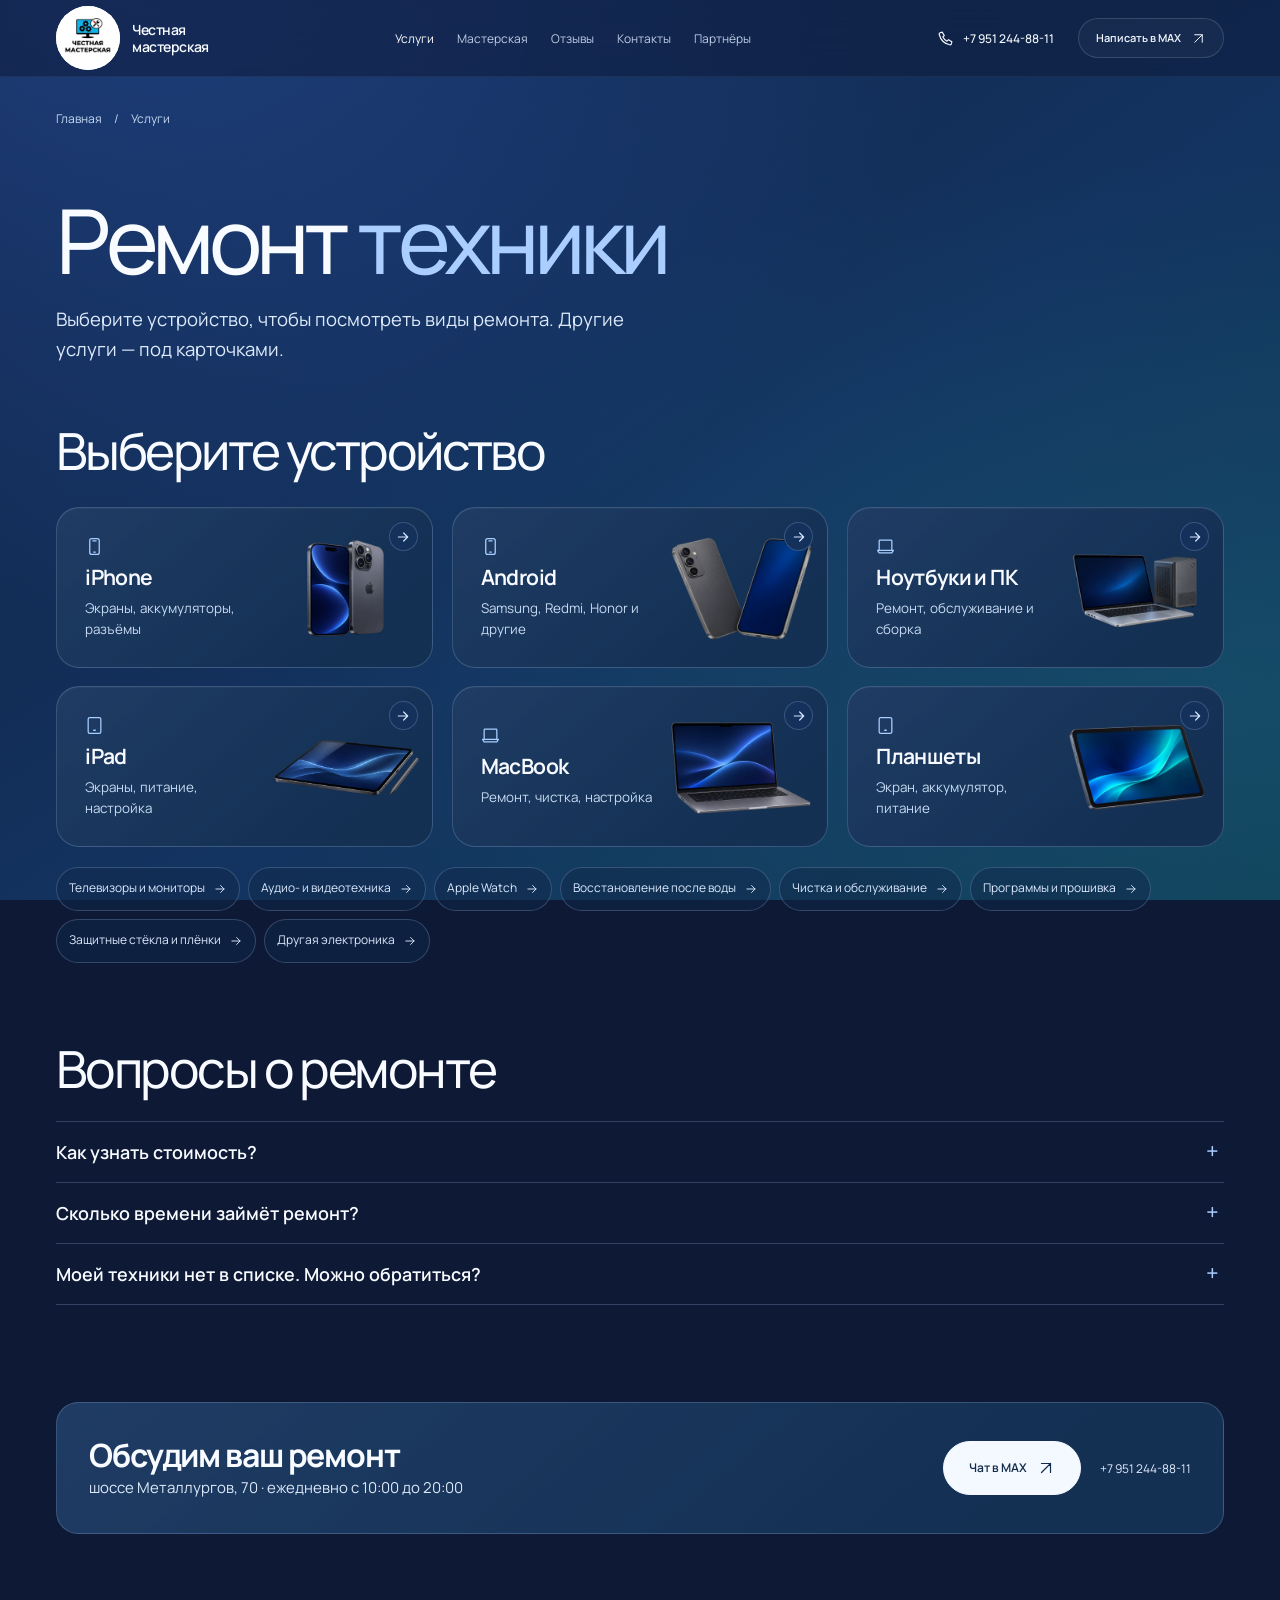
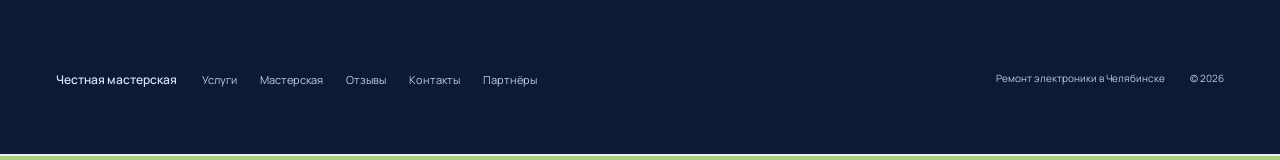
<file: services.html>
<!doctype html>
<html lang="ru" class="premium-page">
<head>
  <meta charset="UTF-8">
  <meta name="viewport" content="width=device-width, initial-scale=1">
  <meta name="theme-color" content="#0d1935">
  <title>Услуги — Честная мастерская</title>
  <meta name="description" content="Услуги Честной мастерской: смартфоны, компьютеры, планшеты, телевизоры, программы и защитные стёкла. Челябинск, шоссе Металлургов, 70. Уточните ремонт по своей модели.">
  <meta property="og:title" content="Услуги — Честная мастерская">
  <meta property="og:description" content="Ремонт электроники в Челябинске. шоссе Металлургов, 70 · ежедневно 10:00–20:00. Позвоните или напишите в MAX.">
  <meta property="og:type" content="website">
  <meta property="og:locale" content="ru_RU">
  <link rel="icon" href="assets/logo.png" type="image/png">
  <link rel="preload" href="assets/fonts/manrope-variable.ttf" as="font" type="font/ttf" crossorigin>
  <link rel="stylesheet" href="minimal.css?v=12">
  <link rel="stylesheet" href="home.css?v=27">
  <link rel="stylesheet" href="services-page.css?v=3">
  <link rel="stylesheet" href="photo-wall.css?v=1">
  <script src="app.js" defer></script>
  <script src="services-page.js?v=2" defer></script>
  <script type="application/ld+json">
  {"@context":"https://schema.org","@type":"LocalBusiness","name":"Честная мастерская","description":"Ремонт телефонов, компьютеров и другой электроники","telephone":"+79512448811","email":"masterskaya74@list.ru","address":{"@type":"PostalAddress","streetAddress":"шоссе Металлургов, 70","addressLocality":"Челябинск","addressCountry":"RU"},"openingHours":["Mo-Su 10:00-20:00"]}
  </script>
</head>
<body class="premium-home services-page">
  <div class="catalog-ambient" aria-hidden="true"></div>
<a class="skip-link" href="#main">Перейти к содержимому</a>
  <svg class="icon-library" xmlns="http://www.w3.org/2000/svg" aria-hidden="true">
    <symbol id="i-arrow" viewBox="0 0 24 24"><path d="M5 12h14m-6-6 6 6-6 6"/></symbol>
    <symbol id="i-up-right" viewBox="0 0 24 24"><path d="M6 18 18 6M6 6h12v12"/></symbol>
    <symbol id="i-phone" viewBox="0 0 24 24"><path d="m7.3 3 3 4.8-2.1 2.1a15 15 0 0 0 5.9 5.9l2.1-2.1 4.8 3-.8 3a2 2 0 0 1-2.2 1.2A20 20 0 0 1 3.1 6 2 2 0 0 1 4.3 3.8Z"/></symbol>
    <symbol id="i-chat" viewBox="0 0 24 24"><path d="M20.5 11.5a9 9 0 0 1-9 9 10 10 0 0 1-4-.9L3 21l1.4-4.5a9 9 0 1 1 16.1-5Z"/><path d="M8 10h8m-8 4h5"/></symbol>
    <symbol id="i-close" viewBox="0 0 24 24"><path d="m6 6 12 12M6 18 18 6"></path></symbol>
    <symbol id="i-mobile" viewBox="0 0 24 24"><rect x="6" y="2" width="12" height="20" rx="2.5"/><path d="M10 5h4m-3 14h2"/></symbol>
    <symbol id="i-laptop" viewBox="0 0 24 24"><path d="M4 16V5a1 1 0 0 1 1-1h14a1 1 0 0 1 1 1v11M2 17h20l-2 3H4Z"/></symbol>
    <symbol id="i-tablet" viewBox="0 0 24 24"><rect x="4" y="2" width="16" height="20" rx="2"/><path d="M11 18h2"/></symbol>
  </svg>
  <div class="p-header-bar">
    <header class="site-header shell page-header">
      <a class="brand brand-original" href="index.html" aria-label="Честная мастерская — на главную"><span class="brand-emblem" aria-hidden="true"><img class="logo-image" src="assets/logo.png" alt="" width="320" height="320"></span><span class="brand-name">Честная<br>мастерская</span></a>
      <nav class="site-nav" aria-label="Основная навигация"><button class="menu-toggle" type="button" aria-expanded="false" aria-controls="nav-links" aria-label="Открыть меню"><span></span><span></span></button><div class="nav-links" id="nav-links"><a href="services.html" aria-current="page">Услуги</a><a href="workshop.html">Мастерская</a><a href="reviews.html">Отзывы</a><a href="contacts.html">Контакты</a><a href="partners.html">Партнёры</a></div></nav>
      <div class="header-actions"><a class="header-phone" href="tel:+79512448811" aria-label="Позвонить: +7 951 244-88-11"><svg class="icon" aria-hidden="true"><use href="#i-phone"/></svg><span>+7 951 244-88-11</span></a><a class="button button-primary header-max" href="https://max.ru/join/U9VbQL_vIRLtYc8kHAHTy1KnC3-s3BVJSdOzQISSQKc" target="_blank" rel="noopener noreferrer">Написать в MAX<svg class="icon" aria-hidden="true"><use href="#i-up-right"/></svg></a></div>
    </header>
  </div>
<main id="main" class="shell">
    <nav class="catalog-breadcrumbs" aria-label="Хлебные крошки"><a href="index.html">Главная</a><span aria-hidden="true">/</span><span aria-current="page">Услуги</span></nav>
    <section class="catalog-hero" aria-labelledby="catalog-title">
      <h1 id="catalog-title">Ремонт <span>техники</span></h1>
      <p class="catalog-lead">Выберите устройство, чтобы посмотреть виды ремонта. Другие услуги — под карточками.</p>
    </section>

    <section id="catalog" aria-labelledby="device-title">
      <div class="catalog-heading"><h2 id="device-title">Выберите устройство</h2></div>
      <div class="catalog-choices">
        <a class="catalog-choice has-image" href="#iphone" data-catalog-choice>
          <span class="catalog-choice-icon"><svg class="icon" aria-hidden="true"><use href="#i-mobile"></use></svg></span>
          <h3>iPhone</h3>
          <p>Экраны, аккумуляторы, разъёмы</p>
          <img class="catalog-device-image" src="assets/service-iphone.webp" alt="" decoding="async">
          <span class="catalog-arrow"><svg class="icon" aria-hidden="true"><use href="#i-arrow"></use></svg></span>
        </a>
        <a class="catalog-choice has-image" href="#android" data-catalog-choice>
          <span class="catalog-choice-icon"><svg class="icon" aria-hidden="true"><use href="#i-mobile"></use></svg></span>
          <h3>Android</h3>
          <p>Samsung, Redmi, Honor и другие</p>
          <img class="catalog-device-image" src="assets/service-android.webp" alt="" decoding="async">
          <span class="catalog-arrow"><svg class="icon" aria-hidden="true"><use href="#i-arrow"></use></svg></span>
        </a>
        <a class="catalog-choice has-image" href="#computers" data-catalog-choice>
          <span class="catalog-choice-icon"><svg class="icon" aria-hidden="true"><use href="#i-laptop"></use></svg></span>
          <h3>Ноутбуки и ПК</h3>
          <p>Ремонт, обслуживание и сборка</p>
          <img class="catalog-device-image" src="assets/service-computers.webp" alt="" decoding="async">
          <span class="catalog-arrow"><svg class="icon" aria-hidden="true"><use href="#i-arrow"></use></svg></span>
        </a>
        <a class="catalog-choice has-image" href="#ipad" data-catalog-choice>
          <span class="catalog-choice-icon"><svg class="icon" aria-hidden="true"><use href="#i-tablet"></use></svg></span>
          <h3>iPad</h3>
          <p>Экраны, питание, настройка</p>
          <img class="catalog-device-image" src="assets/service-tablets.webp" alt="" decoding="async">
          <span class="catalog-arrow"><svg class="icon" aria-hidden="true"><use href="#i-arrow"></use></svg></span>
        </a>
        <a class="catalog-choice has-image" href="#macbook" data-catalog-choice>
          <span class="catalog-choice-icon"><svg class="icon" aria-hidden="true"><use href="#i-laptop"></use></svg></span>
          <h3>MacBook</h3>
          <p>Ремонт, чистка, настройка</p>
          <img class="catalog-device-image" src="assets/service-macbook.webp" alt="" decoding="async">
          <span class="catalog-arrow"><svg class="icon" aria-hidden="true"><use href="#i-arrow"></use></svg></span>
        </a>
        <a class="catalog-choice has-image" href="#tablets" data-catalog-choice>
          <span class="catalog-choice-icon"><svg class="icon" aria-hidden="true"><use href="#i-tablet"></use></svg></span>
          <h3>Планшеты</h3>
          <p>Экран, аккумулятор, питание</p>
          <img class="catalog-device-image" src="assets/service-tablets-android.webp" alt="" decoding="async">
          <span class="catalog-arrow"><svg class="icon" aria-hidden="true"><use href="#i-arrow"></use></svg></span>
        </a>
      </div>
      <nav class="catalog-tags" aria-label="Другие виды ремонта">
        <a href="#screens" data-catalog-choice>Телевизоры и мониторы<svg class="icon" aria-hidden="true"><use href="#i-arrow"></use></svg></a>
        <a href="#audio" data-catalog-choice>Аудио- и видеотехника<svg class="icon" aria-hidden="true"><use href="#i-arrow"></use></svg></a>
        <a href="#watch" data-catalog-choice>Apple Watch<svg class="icon" aria-hidden="true"><use href="#i-arrow"></use></svg></a>
        <a href="#liquid" data-catalog-choice>Восстановление после воды<svg class="icon" aria-hidden="true"><use href="#i-arrow"></use></svg></a>
        <a href="#maintenance" data-catalog-choice>Чистка и обслуживание<svg class="icon" aria-hidden="true"><use href="#i-arrow"></use></svg></a>
        <a href="#software" data-catalog-choice>Программы и прошивка<svg class="icon" aria-hidden="true"><use href="#i-arrow"></use></svg></a>
        <a href="#protection" data-catalog-choice>Защитные стёкла и плёнки<svg class="icon" aria-hidden="true"><use href="#i-arrow"></use></svg></a>
        <a href="#other" data-catalog-choice>Другая электроника<svg class="icon" aria-hidden="true"><use href="#i-arrow"></use></svg></a>
      </nav>
    </section>

    <div class="catalog-panels">
      <section class="catalog-panel catalog-panel-with-cases" id="iphone" aria-labelledby="iphone-title" data-catalog-panel tabindex="-1">
      <a class="catalog-return p-text-link" href="#catalog"><svg class="icon" aria-hidden="true"><use href="#i-arrow"></use></svg>К списку услуг</a>
      <div class="catalog-panel-grid">
        <div class="catalog-repairs">
          <h2 id="iphone-title">iPhone</h2>
          <p class="catalog-lead">Ремонтируем iPhone с разбитым экраном, проблемами с зарядкой и другими неисправностями.</p>
          <h3>Что делаем</h3>
          <ul class="catalog-repair-list">
            <li>Замена дисплейного модуля и аккумулятора</li>
            <li>Ремонт разъёма зарядки</li>
            <li>Диагностика после попадания жидкости</li>
            <li>Настройка и восстановление программной работы</li>
          </ul>
          <div class="catalog-actions"><a class="button button-primary" href="https://max.ru/join/U9VbQL_vIRLtYc8kHAHTy1KnC3-s3BVJSdOzQISSQKc" target="_blank" rel="noopener noreferrer">Чат в MAX<svg class="icon" aria-hidden="true"><use href="#i-up-right"></use></svg></a></div>
        </div>
      </div>
      <div class="catalog-examples">
        <h3>Примеры работ</h3>
        <div class="catalog-cases">
          <article class="catalog-case"><h4>iPhone 11</h4><p>Замена аккумулятора</p></article>
          <article class="catalog-case"><h4>iPhone 12</h4><p>Замена дисплейного модуля</p></article>
          <article class="catalog-case"><h4>iPhone 13 mini</h4><p>Ремонт разъёма зарядки</p></article>
        </div>
      </div>
      <div class="catalog-photo-section">
        <h3>Фото iPhone в мастерской</h3>
        <div class="catalog-photo-grid photo-wall">
          <!-- CMS_PHOTO:iphone-01 --><a href="assets/repair-iphone-01.webp" data-gallery data-gallery-group="iphone" data-caption="Четыре синих iPhone" aria-label="Увеличить фото — Четыре синих iPhone">
            <img src="assets/repair-iphone-01.webp" alt="Четыре синих iPhone" width="960" height="1280" loading="lazy" decoding="async">
          </a><!-- /CMS_PHOTO -->
          <!-- CMS_PHOTO:iphone-02 --><a href="assets/repair-iphone-02.webp" data-gallery data-gallery-group="iphone" data-caption="Два iPhone с тройной камерой" aria-label="Увеличить фото — Два iPhone с тройной камерой">
            <img src="assets/repair-iphone-02.webp" alt="Два iPhone с тройной камерой" width="960" height="1280" loading="lazy" decoding="async">
          </a><!-- /CMS_PHOTO -->
          <!-- CMS_PHOTO:iphone-03 --><a href="assets/repair-iphone-03.webp" data-gallery data-gallery-group="iphone" data-caption="iPhone со снятым задним стеклом" aria-label="Увеличить фото — iPhone со снятым задним стеклом">
            <img src="assets/repair-iphone-03.webp" alt="iPhone со снятым задним стеклом" width="960" height="1280" loading="lazy" decoding="async">
          </a><!-- /CMS_PHOTO -->
          <!-- CMS_PHOTO:iphone-04 --><a href="assets/repair-iphone-04.webp" data-gallery data-gallery-group="iphone" data-caption="Повреждённые задние стёкла iPhone" aria-label="Увеличить фото — Повреждённые задние стёкла iPhone">
            <img src="assets/repair-iphone-04.webp" alt="Повреждённые задние стёкла iPhone" width="960" height="1280" loading="lazy" decoding="async">
          </a><!-- /CMS_PHOTO -->
          <!-- CMS_PHOTO:iphone-05 --><a href="assets/repair-iphone-05.webp" data-gallery data-gallery-group="iphone" data-caption="Проверка состояния аккумулятора iPhone" aria-label="Увеличить фото — Проверка состояния аккумулятора iPhone">
            <img src="assets/repair-iphone-05.webp" alt="Проверка состояния аккумулятора iPhone" width="960" height="1280" loading="lazy" decoding="async">
          </a><!-- /CMS_PHOTO -->
          <!-- CMS_PHOTO:iphone-06 --><a href="assets/repair-iphone-06.webp" data-gallery data-gallery-group="iphone" data-caption="Два iPhone на рабочем коврике" aria-label="Увеличить фото — Два iPhone на рабочем коврике">
            <img src="assets/repair-iphone-06.webp" alt="Два iPhone на рабочем коврике" width="960" height="1280" loading="lazy" decoding="async">
          </a><!-- /CMS_PHOTO -->
          <!-- CMS_GALLERY:iphone:iphone -->
        </div>
      </div>
    </section>

    <section class="catalog-panel" id="android" aria-labelledby="android-title" data-catalog-panel tabindex="-1">
      <a class="catalog-return p-text-link" href="#catalog"><svg class="icon" aria-hidden="true"><use href="#i-arrow"></use></svg>К списку услуг</a>
      <h2 id="android-title">Android</h2>
      <div class="catalog-panel-grid has-media catalog-android-grid">
        <figure class="catalog-video" data-catalog-video>
          <div class="catalog-video-stage">
            <video src="assets/repair-android.mp4" poster="assets/repair-android-poster.webp" width="1280" height="720" controls muted playsinline loop preload="none" aria-label="Видео из мастерской"></video>
            <button class="catalog-video-sound" type="button" hidden aria-label="Звук видео" aria-pressed="false">
              <span>Звук</span>
            </button>
          </div>
          <figcaption>Видео из мастерской</figcaption>
        </figure>
        <div class="catalog-repairs">
          <p class="catalog-lead">Принимаем смартфоны Android. Возможность ремонта и наличие деталей уточняем по модели.</p>
          <h3>Что делаем</h3>
          <ul class="catalog-repair-list">
            <li>Замена экрана и аккумулятора</li>
            <li>Ремонт и замена разъёмов</li>
            <li>Диагностика после попадания жидкости</li>
            <li>Прошивка и настройка устройства</li>
          </ul>
          <div class="catalog-actions"><a class="button button-primary" href="https://max.ru/join/U9VbQL_vIRLtYc8kHAHTy1KnC3-s3BVJSdOzQISSQKc" target="_blank" rel="noopener noreferrer">Чат в MAX<svg class="icon" aria-hidden="true"><use href="#i-up-right"></use></svg></a></div>
        </div>
      </div>
      <div class="catalog-examples">
        <h3>Примеры работ</h3>
        <div class="catalog-cases">
          <article class="catalog-case"><h4>Samsung A50</h4><p>Замена аккумулятора</p></article>
          <article class="catalog-case"><h4>OnePlus 15</h4><p>Ремонт смартфона</p></article>
          <article class="catalog-case"><h4>Redmi</h4><p>Ремонт смартфона</p></article>
        </div>
      </div>
      <!-- CMS_PHOTO:android-phones --><figure class="catalog-media catalog-android-photo">
        <img src="assets/workshop-phones.webp" alt="Смартфоны Android в мастерской" width="1050" height="1400" loading="lazy" decoding="async">
        <figcaption>Смартфоны Android в мастерской</figcaption>
      </figure><!-- /CMS_PHOTO -->
      <div class="photo-wall photo-wall-android"><!-- CMS_GALLERY:android:android --></div>
    </section>

    <section class="catalog-panel" id="computers" aria-labelledby="computers-title" data-catalog-panel tabindex="-1">
      <a class="catalog-return p-text-link" href="#catalog"><svg class="icon" aria-hidden="true"><use href="#i-arrow"></use></svg>К списку услуг</a>
      <div class="catalog-panel-grid has-media">
        <div class="catalog-repairs">
          <h2 id="computers-title">Ноутбуки и ПК</h2>
          <p class="catalog-lead">Ремонтируем ноутбуки и настольные компьютеры, помогаем подобрать комплектующие и собрать ПК.</p>
          <h3>Что делаем</h3>
          <ul class="catalog-repair-list">
            <li>Чистка и замена термопасты</li>
            <li>Обслуживание систем охлаждения</li>
            <li>Ремонт и замена комплектующих</li>
            <li>Установка и настройка программ</li>
            <li>Подбор комплектующих и сборка ПК</li>
            <li id="gpu-thermal-pads">Замена термопрокладок на видеокарте</li>
          </ul>
          <div class="catalog-actions"><a class="button button-primary" href="https://max.ru/join/U9VbQL_vIRLtYc8kHAHTy1KnC3-s3BVJSdOzQISSQKc" target="_blank" rel="noopener noreferrer">Чат в MAX<svg class="icon" aria-hidden="true"><use href="#i-up-right"></use></svg></a></div>
        </div>
        <figure class="catalog-media">
          <img src="assets/workshop-pc.webp" alt="Системный блок в мастерской" width="1400" height="1193" loading="lazy" decoding="async">
          <figcaption>Системный блок в мастерской</figcaption>
        </figure>
      </div>
      <div class="catalog-examples">
        <h3>Примеры работ</h3>
        <div class="catalog-cases">
          <article class="catalog-case catalog-build">
            <div>
              <h4>Игровой ПК на Core i5 и RTX 3060</h4>
              <dl class="catalog-build-specs">
                <div><dt>Процессор</dt><dd>Intel Core i5‑12400F, 12-е поколение</dd></div>
                <div><dt>Видеокарта</dt><dd>GeForce RTX 3060, 12 ГБ</dd></div>
                <div><dt>Оперативная память</dt><dd>32 ГБ DDR4</dd></div>
                <div><dt>Накопитель</dt><dd>SSD M.2, 1 ТБ</dd></div>
                <div><dt>Материнская плата</dt><dd>MSI PRO H610M‑E DDR4</dd></div>
                <div><dt>Блок питания</dt><dd>600 Вт</dd></div>
                <div><dt>Корпус и охлаждение</dt><dd>Панорамное стекло, вентиляторы и контроллер RGB</dd></div>
              </dl>
            </div>
            <figure class="catalog-video catalog-demo">
              <div class="catalog-video-stage">
                <video controls playsinline preload="none" src="assets/service-works/pc-build-video.mp4" poster="assets/service-works/pc-build-video.webp" aria-labelledby="pc-build-video-caption"></video>
              </div>
              <figcaption id="pc-build-video-caption">Готовая сборка с RGB-подсветкой</figcaption>
            </figure>
          </article>
        </div>
        <div class="cms-photo-grid catalog-build-photos photo-wall photo-wall-pair">
          <!-- CMS_PHOTO:pc-build-closeup --><a class="cms-gallery-photo" href="assets/service-works/pc-rgb-closeup.webp" data-gallery data-gallery-group="pc-build" data-caption="Готовая сборка крупным планом">
            <img src="assets/service-works/pc-rgb-closeup.webp" alt="Игровой ПК с RGB-подсветкой и панорамным стеклом" width="1440" height="1080" loading="lazy" decoding="async">
            <span>Готовая сборка крупным планом</span>
          </a><!-- /CMS_PHOTO -->
          <!-- CMS_PHOTO:pc-build-at-counter --><a class="cms-gallery-photo" href="assets/service-works/pc-rgb-at-counter.webp" data-gallery data-gallery-group="pc-build" data-caption="Собранный ПК на стойке">
            <img src="assets/service-works/pc-rgb-at-counter.webp" alt="Сотрудница мастерской рядом с собранным ПК с красной подсветкой" width="1440" height="1080" loading="lazy" decoding="async">
            <span>Собранный ПК на стойке</span>
          </a><!-- /CMS_PHOTO -->
          <!-- CMS_GALLERY:pc-build:pc-build -->
        </div>
      </div>
      <div class="catalog-photo-section">
        <h3>Фото сборки и обслуживания ПК</h3>
        <div class="catalog-photo-grid catalog-works-grid photo-wall">
          <!-- CMS_PHOTO:computers-01 --><a href="assets/service-works/pc-assembled-components.webp" data-gallery data-gallery-group="computers" data-caption="Системный блок с подсветкой" aria-label="Увеличить фото — системный блок с подсветкой">
            <img src="assets/service-works/pc-assembled-components.webp" alt="Системный блок с подсветкой" width="900" height="1600" loading="lazy" decoding="async">
          </a><!-- /CMS_PHOTO -->
          <!-- CMS_PHOTO:computers-02 --><a href="assets/service-works/pc-motherboard.webp" data-gallery data-gallery-group="computers" data-caption="Материнская плата в корпусе" aria-label="Увеличить фото — материнская плата в корпусе">
            <img src="assets/service-works/pc-motherboard.webp" alt="Материнская плата в корпусе" width="1200" height="1600" loading="lazy" decoding="async">
          </a><!-- /CMS_PHOTO -->
          <!-- CMS_PHOTO:computers-03 --><a href="assets/service-works/pc-cooler.webp" data-gallery data-gallery-group="computers" data-caption="Работа с процессорным кулером" aria-label="Увеличить фото — работа с процессорным кулером">
            <img src="assets/service-works/pc-cooler.webp" alt="Работа с процессорным кулером" width="900" height="1600" loading="lazy" decoding="async">
          </a><!-- /CMS_PHOTO -->
          <!-- CMS_PHOTO:computers-04 --><a href="assets/service-works/pc-memory.webp" data-gallery data-gallery-group="computers" data-caption="Обслуживание модуля памяти" aria-label="Увеличить фото — обслуживание модуля памяти">
            <img src="assets/service-works/pc-memory.webp" alt="Обслуживание модуля памяти" width="1200" height="1600" loading="lazy" decoding="async">
          </a><!-- /CMS_PHOTO -->
          <!-- CMS_PHOTO:computers-05 --><a href="assets/service-works/pc-finished-build.webp" data-gallery data-gallery-group="computers" data-caption="Собранный компьютер в мастерской" aria-label="Увеличить фото — собранный компьютер в мастерской">
            <img src="assets/service-works/pc-finished-build.webp" alt="Собранный компьютер в мастерской" width="1395" height="1600" loading="lazy" decoding="async">
          </a><!-- /CMS_PHOTO -->
          <!-- CMS_PHOTO:computers-geforce-case --><a href="assets/service-works/pc-geforce-case.webp" data-gallery data-gallery-group="computers" data-caption="Системный блок с GeForce RTX">
            <img src="assets/service-works/pc-geforce-case.webp" alt="Видеокарта GeForce RTX за стеклянной панелью корпуса" width="1440" height="1080" loading="lazy" decoding="async">
          </a><!-- /CMS_PHOTO -->
          <!-- CMS_PHOTO:computers-radeon-components --><a href="assets/service-works/pc-radeon-components.webp" data-gallery data-gallery-group="computers" data-caption="Комплектующие ПК с Radeon">
            <img src="assets/service-works/pc-radeon-components.webp" alt="Открытый корпус с видеокартой Radeon и вентиляторами с красной подсветкой" width="1440" height="1080" loading="lazy" decoding="async">
          </a><!-- /CMS_PHOTO -->
          <!-- CMS_PHOTO:computers-test-bench --><a href="assets/service-works/pc-on-test-bench.webp" data-gallery data-gallery-group="computers" data-caption="ПК на рабочем столе">
            <img src="assets/service-works/pc-on-test-bench.webp" alt="Мастер у рабочего стола рядом с системным блоком" width="1080" height="1440" loading="lazy" decoding="async">
          </a><!-- /CMS_PHOTO -->
          <!-- CMS_GALLERY:computers:computers -->
        </div>
      </div>
    </section>

    <section class="catalog-panel" id="ipad" aria-labelledby="ipad-title" data-catalog-panel tabindex="-1">
      <a class="catalog-return p-text-link" href="#catalog"><svg class="icon" aria-hidden="true"><use href="#i-arrow"></use></svg>К списку услуг</a>
      <div class="catalog-panel-grid">
        <div class="catalog-repairs">
          <h2 id="ipad-title">iPad</h2>
          <p class="catalog-lead">Проверим iPad, если он не включается, не заряжается, плохо реагирует на касания или зависает.</p>
          <h3>Что делаем</h3>
          <ul class="catalog-repair-list">
            <li>Замена экрана и аккумулятора</li>
            <li>Ремонт разъёма питания</li>
            <li>Диагностика и перепрошивка</li>
            <li>Настройка устройства</li>
          </ul>
          <div class="catalog-actions"><a class="button button-primary" href="https://max.ru/join/U9VbQL_vIRLtYc8kHAHTy1KnC3-s3BVJSdOzQISSQKc" target="_blank" rel="noopener noreferrer">Чат в MAX<svg class="icon" aria-hidden="true"><use href="#i-up-right"></use></svg></a></div>
        </div>
      </div>
      <div class="catalog-examples">
        <h3>Примеры работ</h3>
        <div class="catalog-cases">
          <article class="catalog-case"><h4>iPad mini</h4><p>Диагностика и перепрошивка</p></article>
        </div>
      </div>
    </section>

    <section class="catalog-panel" id="macbook" aria-labelledby="macbook-title" data-catalog-panel tabindex="-1">
      <a class="catalog-return p-text-link" href="#catalog"><svg class="icon" aria-hidden="true"><use href="#i-arrow"></use></svg>К списку услуг</a>
      <div class="catalog-panel-grid has-media">
        <div class="catalog-repairs">
          <h2 id="macbook-title">Ремонт MacBook</h2>
          <p class="catalog-lead">Помогаем с неисправностями и обслуживанием ноутбуков Apple.</p>
          <h3>Что делаем</h3>
          <ul class="catalog-repair-list">
            <li>Диагностика и ремонт</li>
            <li>Чистка и обслуживание системы охлаждения</li>
            <li>Замена комплектующих по результатам диагностики</li>
            <li>Настройка программ и системы</li>
          </ul>
          <div class="catalog-actions"><a class="button button-primary" href="https://max.ru/join/U9VbQL_vIRLtYc8kHAHTy1KnC3-s3BVJSdOzQISSQKc" target="_blank" rel="noopener noreferrer">Чат в MAX<svg class="icon" aria-hidden="true"><use href="#i-up-right"></use></svg></a></div>
        </div>
        <figure class="catalog-collage">
          <div class="catalog-collage-grid">
            <!-- CMS_PHOTO:macbook-detail-01 --><img src="assets/repair-macbook-01.webp" alt="Нижняя крышка MacBook Pro" width="960" height="1280" loading="lazy" decoding="async"><!-- /CMS_PHOTO -->
            <!-- CMS_PHOTO:macbook-detail-04 --><img src="assets/repair-macbook-04.webp" alt="Разобранный MacBook с аккумулятором и системой охлаждения" width="960" height="1280" loading="lazy" decoding="async"><!-- /CMS_PHOTO -->
            <!-- CMS_PHOTO:macbook-detail-03 --><img src="assets/repair-macbook-03.webp" alt="Снятая плата MacBook" width="960" height="1280" loading="lazy" decoding="async"><!-- /CMS_PHOTO -->
            <!-- CMS_PHOTO:macbook-detail-02 --><img src="assets/repair-macbook-02.webp" alt="Крупный план участка платы MacBook" width="960" height="1280" loading="lazy" decoding="async"><!-- /CMS_PHOTO -->
          </div>
          <figcaption>MacBook Pro в мастерской</figcaption>
        </figure>
      </div>
      <div class="cms-photo-grid photo-wall photo-wall-pair">
        <!-- CMS_PHOTO:macbook-archive --><figure class="catalog-media catalog-macbook-archive" id="macbook-archive-photo">
          <a href="assets/service-works/macbook-at-mira.webp" data-gallery data-gallery-group="macbook" data-caption="MacBook в мастерской на улице Мира" aria-label="Увеличить архивное фото MacBook">
            <img src="assets/service-works/macbook-at-mira.webp" alt="Сотрудница за стойкой старой мастерской с открытым MacBook" width="1280" height="960" loading="lazy" decoding="async">
          </a>
          <figcaption>MacBook в мастерской на улице Мира · <a class="p-text-link" href="https://2gis.ru/chelyabinsk/gallery/firm/70000001096238225/photoId/30258560276235279" target="_blank" rel="noopener noreferrer">Фото из 2ГИС</a></figcaption>
        </figure><!-- /CMS_PHOTO -->
        <!-- CMS_PHOTO:macbook-reception --><a class="cms-gallery-photo" href="assets/service-works/macbook-at-reception.webp" data-gallery data-gallery-group="macbook" data-caption="MacBook на стойке приёма">
          <img src="assets/service-works/macbook-at-reception.webp" alt="Сотрудница за стойкой с MacBook и ноутбуком InnJoo" width="1440" height="1080" loading="lazy" decoding="async">
          <span>MacBook на стойке приёма</span>
        </a><!-- /CMS_PHOTO -->
        <!-- CMS_GALLERY:macbook:macbook -->
      </div>
    </section>

    <section class="catalog-panel" id="tablets" aria-labelledby="tablets-title" data-catalog-panel tabindex="-1">
      <a class="catalog-return p-text-link" href="#catalog"><svg class="icon" aria-hidden="true"><use href="#i-arrow"></use></svg>К списку услуг</a>
      <div class="catalog-panel-grid">
        <div class="catalog-repairs">
          <h2 id="tablets-title">Планшеты</h2>
          <p class="catalog-lead">Проверяем планшеты с повреждённым экраном, проблемами с зарядкой или включением.</p>
          <h3>Что делаем</h3>
          <ul class="catalog-repair-list">
            <li>Замена экрана и аккумулятора</li>
            <li>Работа с разъёмами питания</li>
            <li>Настройка устройства</li>
          </ul>
          <div class="catalog-actions"><a class="button button-primary" href="https://max.ru/join/U9VbQL_vIRLtYc8kHAHTy1KnC3-s3BVJSdOzQISSQKc" target="_blank" rel="noopener noreferrer">Чат в MAX<svg class="icon" aria-hidden="true"><use href="#i-up-right"></use></svg></a><a class="p-text-link" href="#ipad">Ремонт iPad<svg class="icon" aria-hidden="true"><use href="#i-arrow"></use></svg></a></div>
        </div>
      </div>
      <div class="catalog-photo-section">
        <h3>Ремонт планшета под микроскопом</h3>
        <div class="catalog-photo-grid catalog-works-grid photo-wall">
          <!-- CMS_PHOTO:tablets-01 --><a href="assets/service-works/tablet-under-microscope.webp" data-gallery data-gallery-group="tablets" data-caption="Разобранный планшет под микроскопом" aria-label="Увеличить фото — разобранный планшет под микроскопом">
            <img src="assets/service-works/tablet-under-microscope.webp" alt="Разобранный планшет под микроскопом" width="1200" height="1600" loading="lazy" decoding="async">
          </a><!-- /CMS_PHOTO -->
          <!-- CMS_PHOTO:tablets-02 --><a href="assets/service-works/tablet-board-detail.webp" data-gallery data-gallery-group="tablets" data-caption="Плата планшета крупным планом" aria-label="Увеличить фото — плата планшета крупным планом">
            <img src="assets/service-works/tablet-board-detail.webp" alt="Плата планшета крупным планом" width="1200" height="1600" loading="lazy" decoding="async">
          </a><!-- /CMS_PHOTO -->
          <!-- CMS_GALLERY:tablets:tablets -->
        </div>
      </div>
    </section>

    <section class="catalog-panel" id="screens" aria-labelledby="screens-title" data-catalog-panel tabindex="-1">
      <a class="catalog-return p-text-link" href="#catalog"><svg class="icon" aria-hidden="true"><use href="#i-arrow"></use></svg>К списку услуг</a>
      <div class="catalog-panel-grid">
        <div class="catalog-repairs">
          <h2 id="screens-title">Телевизоры и мониторы</h2>
          <p class="catalog-lead">Если пропало изображение или звук, проверим устройство и обсудим варианты ремонта.</p>
          <h3>Что делаем</h3>
          <ul class="catalog-repair-list">
            <li>Диагностика неисправности</li>
            <li>Ремонт электроники устройства</li>
            <li>Работа с неисправностями изображения и звука</li>
          </ul>
          <div class="catalog-actions"><a class="button button-primary" href="https://max.ru/join/U9VbQL_vIRLtYc8kHAHTy1KnC3-s3BVJSdOzQISSQKc" target="_blank" rel="noopener noreferrer">Чат в MAX<svg class="icon" aria-hidden="true"><use href="#i-up-right"></use></svg></a></div>
        </div>
      </div>
    </section>

    <section class="catalog-panel" id="audio" aria-labelledby="audio-title" data-catalog-panel tabindex="-1">
      <a class="catalog-return p-text-link" href="#catalog"><svg class="icon" aria-hidden="true"><use href="#i-arrow"></use></svg>К списку услуг</a>
      <div class="catalog-panel-grid">
        <div class="catalog-repairs">
          <h2 id="audio-title">Аудио- и видеотехника</h2>
          <p class="catalog-lead">Возможность ремонта конкретной модели уточняем по телефону или в чате MAX.</p>
          <h3>Что делаем</h3>
          <ul class="catalog-repair-list">
            <li>Диагностика неисправности</li>
            <li>Работа с питанием и разъёмами</li>
            <li>Ремонт электронной части</li>
          </ul>
          <div class="catalog-actions"><a class="button button-primary" href="https://max.ru/join/U9VbQL_vIRLtYc8kHAHTy1KnC3-s3BVJSdOzQISSQKc" target="_blank" rel="noopener noreferrer">Чат в MAX<svg class="icon" aria-hidden="true"><use href="#i-up-right"></use></svg></a></div>
        </div>
      </div>
    </section>

    <section class="catalog-panel" id="watch" aria-labelledby="watch-title" data-catalog-panel tabindex="-1">
      <a class="catalog-return p-text-link" href="#catalog"><svg class="icon" aria-hidden="true"><use href="#i-arrow"></use></svg>К списку услуг</a>
      <div class="catalog-panel-grid">
        <div class="catalog-repairs">
          <h2 id="watch-title">Apple Watch</h2>
          <p class="catalog-lead">Уточним, какие работы возможны для вашей модели Apple Watch.</p>
          <h3>Что делаем</h3>
          <ul class="catalog-repair-list">
            <li>Диагностика</li>
            <li>Замена аккумулятора</li>
          </ul>
          <div class="catalog-actions"><a class="button button-primary" href="https://max.ru/join/U9VbQL_vIRLtYc8kHAHTy1KnC3-s3BVJSdOzQISSQKc" target="_blank" rel="noopener noreferrer">Чат в MAX<svg class="icon" aria-hidden="true"><use href="#i-up-right"></use></svg></a></div>
        </div>
      </div>
      <div class="catalog-examples">
        <h3>Примеры работ</h3>
        <div class="catalog-cases">
          <article class="catalog-case"><h4>Apple Watch</h4><p>Замена аккумулятора</p></article>
        </div>
      </div>
    </section>

    <section class="catalog-panel" id="liquid" aria-labelledby="liquid-title" data-catalog-panel tabindex="-1">
      <a class="catalog-return p-text-link" href="#catalog"><svg class="icon" aria-hidden="true"><use href="#i-arrow"></use></svg>К списку услуг</a>
      <div class="catalog-panel-grid">
        <div class="catalog-repairs">
          <h2 id="liquid-title">Восстановление после воды</h2>
          <p class="catalog-lead">Оценим состояние техники после попадания жидкости и обсудим, что можно восстановить.</p>
          <h3>Что делаем</h3>
          <ul class="catalog-repair-list">
            <li>Осмотр устройства и диагностика</li>
            <li>Проверка возможности ремонта после диагностики</li>
          </ul>
          <div class="catalog-actions"><a class="button button-primary" href="https://max.ru/join/U9VbQL_vIRLtYc8kHAHTy1KnC3-s3BVJSdOzQISSQKc" target="_blank" rel="noopener noreferrer">Чат в MAX<svg class="icon" aria-hidden="true"><use href="#i-up-right"></use></svg></a></div>
        </div>
      </div>
    </section>

    <section class="catalog-panel" id="maintenance" aria-labelledby="maintenance-title" data-catalog-panel tabindex="-1">
      <a class="catalog-return p-text-link" href="#catalog"><svg class="icon" aria-hidden="true"><use href="#i-arrow"></use></svg>К списку услуг</a>
      <div class="catalog-panel-grid has-media">
        <div class="catalog-repairs">
          <h2 id="maintenance-title">Чистка и обслуживание</h2>
          <p class="catalog-lead">Профилактика компьютеров и ноутбуков.</p>
          <h3>Что делаем</h3>
          <ul class="catalog-repair-list">
            <li>Чистка от пыли</li>
            <li>Замена термопасты</li>
            <li>Проверка системы охлаждения</li>
            <li id="gpu-thermal-pads-maintenance">Замена термопрокладок на видеокарте</li>
          </ul>
          <div class="catalog-actions"><a class="button button-primary" href="https://max.ru/join/U9VbQL_vIRLtYc8kHAHTy1KnC3-s3BVJSdOzQISSQKc" target="_blank" rel="noopener noreferrer">Чат в MAX<svg class="icon" aria-hidden="true"><use href="#i-up-right"></use></svg></a></div>
        </div>
        <figure class="catalog-media">
          <img src="assets/computer-service-small.webp" alt="Нанесение термопасты на процессор" width="900" height="1200" loading="lazy" decoding="async">
          <figcaption>Нанесение термопасты на процессор</figcaption>
        </figure>
      </div>
    </section>

    <section class="catalog-panel" id="software" aria-labelledby="software-title" data-catalog-panel tabindex="-1">
      <a class="catalog-return p-text-link" href="#catalog"><svg class="icon" aria-hidden="true"><use href="#i-arrow"></use></svg>К списку услуг</a>
      <div class="catalog-panel-grid">
        <div class="catalog-repairs">
          <h2 id="software-title">Программы и прошивка</h2>
          <p class="catalog-lead">Помогаем, если устройство зависает, работает с ошибками или требует настройки.</p>
          <h3>Что делаем</h3>
          <ul class="catalog-repair-list">
            <li>Установка и настройка программ</li>
            <li>Восстановление работы программ</li>
            <li>Прошивка устройств</li>
          </ul>
          <div class="catalog-actions"><a class="button button-primary" href="https://max.ru/join/U9VbQL_vIRLtYc8kHAHTy1KnC3-s3BVJSdOzQISSQKc" target="_blank" rel="noopener noreferrer">Чат в MAX<svg class="icon" aria-hidden="true"><use href="#i-up-right"></use></svg></a></div>
        </div>
      </div>
    </section>

    <section class="catalog-panel" id="protection" aria-labelledby="protection-title" data-catalog-panel tabindex="-1">
      <a class="catalog-return p-text-link" href="#catalog"><svg class="icon" aria-hidden="true"><use href="#i-arrow"></use></svg>К списку услуг</a>
      <div class="catalog-panel-grid has-media">
        <div class="catalog-repairs">
          <h2 id="protection-title">Защитные стёкла и плёнки</h2>
          <p class="catalog-lead">Подберём защиту экрана по модели устройства. Совместимость и наличие уточняйте в мастерской.</p>
          <h3>Что делаем</h3>
          <ul class="catalog-repair-list">
            <li>Поклейка защитного стекла</li>
            <li>Поклейка защитной плёнки</li>
            <li>Поклейка полиуретановой плёнки</li>
          </ul>
          <div class="catalog-actions"><a class="button button-primary" href="https://max.ru/join/U9VbQL_vIRLtYc8kHAHTy1KnC3-s3BVJSdOzQISSQKc" target="_blank" rel="noopener noreferrer">Чат в MAX<svg class="icon" aria-hidden="true"><use href="#i-up-right"></use></svg></a></div>
        </div>
        <figure class="catalog-video catalog-demo">
          <div class="catalog-video-stage">
            <video controls playsinline preload="none" src="assets/service-works/film-test-01.mp4" poster="assets/service-works/film-test-01.webp" aria-labelledby="film-test-caption" aria-describedby="film-test-description"></video>
          </div>
          <figcaption>
            <strong id="film-test-caption">Тест полиуретановой плёнки на Samsung Galaxy S20 FE</strong>
            <p id="film-test-description">Для демонстрации взяли телефон-донор с повреждённым углом дисплея. Мастер постукивает по плёнке металлической ложкой и показывает экран крупным планом.</p>
          </figcaption>
        </figure>
      </div>
    </section>

    <section class="catalog-panel" id="other" aria-labelledby="other-title" data-catalog-panel tabindex="-1">
      <a class="catalog-return p-text-link" href="#catalog"><svg class="icon" aria-hidden="true"><use href="#i-arrow"></use></svg>К списку услуг</a>
      <div class="catalog-panel-grid">
        <div class="catalog-repairs">
          <h2 id="other-title">Другая электроника</h2>
          <p class="catalog-lead">Пришлите модель и фото устройства в MAX. По ним подскажем, можем ли взяться за ремонт. Принтеры не ремонтируем.</p>
          <div class="catalog-actions"><a class="button button-primary" href="https://max.ru/join/U9VbQL_vIRLtYc8kHAHTy1KnC3-s3BVJSdOzQISSQKc" target="_blank" rel="noopener noreferrer">Чат в MAX<svg class="icon" aria-hidden="true"><use href="#i-up-right"></use></svg></a></div>
        </div>
      </div>
    </section>

    <section class="catalog-panel" id="smartphones" aria-labelledby="smartphones-title" data-catalog-panel tabindex="-1">
      <a class="catalog-return p-text-link" href="#catalog"><svg class="icon" aria-hidden="true"><use href="#i-arrow"></use></svg>К списку услуг</a>
      <div class="catalog-panel-grid">
        <div class="catalog-repairs">
          <h2 id="smartphones-title">Смартфоны</h2>
          <p class="catalog-lead">Выберите тип телефона, чтобы посмотреть подходящие работы и примеры ремонта.</p>
          <div class="catalog-actions"><a class="button button-primary" href="https://max.ru/join/U9VbQL_vIRLtYc8kHAHTy1KnC3-s3BVJSdOzQISSQKc" target="_blank" rel="noopener noreferrer">Чат в MAX<svg class="icon" aria-hidden="true"><use href="#i-up-right"></use></svg></a><a class="p-text-link" href="#iphone">Ремонт iPhone<svg class="icon" aria-hidden="true"><use href="#i-arrow"></use></svg></a><a class="p-text-link" href="#android">Ремонт Android<svg class="icon" aria-hidden="true"><use href="#i-arrow"></use></svg></a></div>
        </div>
      </div>
    </section>
    </div>

    <section class="catalog-faq" id="service-questions" aria-labelledby="service-questions-title">
      <h2 id="service-questions-title">Вопросы о ремонте</h2>
      <div>
        <details><summary>Как узнать стоимость?</summary><p>Расскажите модель и опишите неисправность. После диагностики обсудим объём работ, запчасти и стоимость.</p></details>
        <details><summary>Сколько времени займёт ремонт?</summary><p>Срок зависит от неисправности и наличия деталей. По вашей технике сориентируем после осмотра.</p></details>
        <details><summary>Моей техники нет в списке. Можно обратиться?</summary><p>Да, пришлите модель и фото в чат MAX. Подскажем, возможен ли ремонт.</p></details>
      </div>
    </section>

    <div class="catalog-question-contact">
      <div><h2>Обсудим ваш ремонт</h2><p>шоссе Металлургов, 70 · ежедневно с 10:00 до 20:00</p></div>
      <div class="catalog-actions"><a class="button button-primary" href="https://max.ru/join/U9VbQL_vIRLtYc8kHAHTy1KnC3-s3BVJSdOzQISSQKc" target="_blank" rel="noopener noreferrer">Чат в MAX<svg class="icon" aria-hidden="true"><use href="#i-up-right"></use></svg></a><a class="p-text-link" href="tel:+79512448811">+7 951 244-88-11</a></div>
    </div>
  </main>
<footer class="site-footer shell"><a class="p-footer-name" href="index.html">Честная мастерская</a><div class="footer-links"><a href="services.html" aria-current="page">Услуги</a><a href="workshop.html">Мастерская</a><a href="reviews.html">Отзывы</a><a href="contacts.html">Контакты</a><a href="partners.html">Партнёры</a></div><p>Ремонт электроники в Челябинске</p><span>© 2026</span></footer>
  <div class="mobile-contact-bar" aria-label="Быстрая связь"><a href="tel:+79512448811"><svg class="icon"><use href="#i-phone"/></svg>Позвонить</a><a href="https://max.ru/join/U9VbQL_vIRLtYc8kHAHTy1KnC3-s3BVJSdOzQISSQKc" target="_blank" rel="noopener noreferrer"><svg class="icon"><use href="#i-chat"/></svg>Написать в MAX</a></div>


  <dialog class="photo-dialog" aria-label="Фото работ"><div class="dialog-toolbar"><span class="photo-counter" aria-live="polite"></span><button class="dialog-close round-control" type="button" aria-label="Закрыть фотографию"><svg class="icon" aria-hidden="true"><use href="#i-close"/></svg></button></div><div class="dialog-image-wrap"><img class="dialog-image" alt=""><button class="photo-prev round-control" type="button" aria-label="Предыдущая фотография"><svg class="icon" aria-hidden="true"><use href="#i-arrow"/></svg></button><button class="photo-next round-control" type="button" aria-label="Следующая фотография"><svg class="icon" aria-hidden="true"><use href="#i-arrow"/></svg></button></div><p class="dialog-caption" aria-live="polite"></p></dialog>
</body>
</html>
</file>
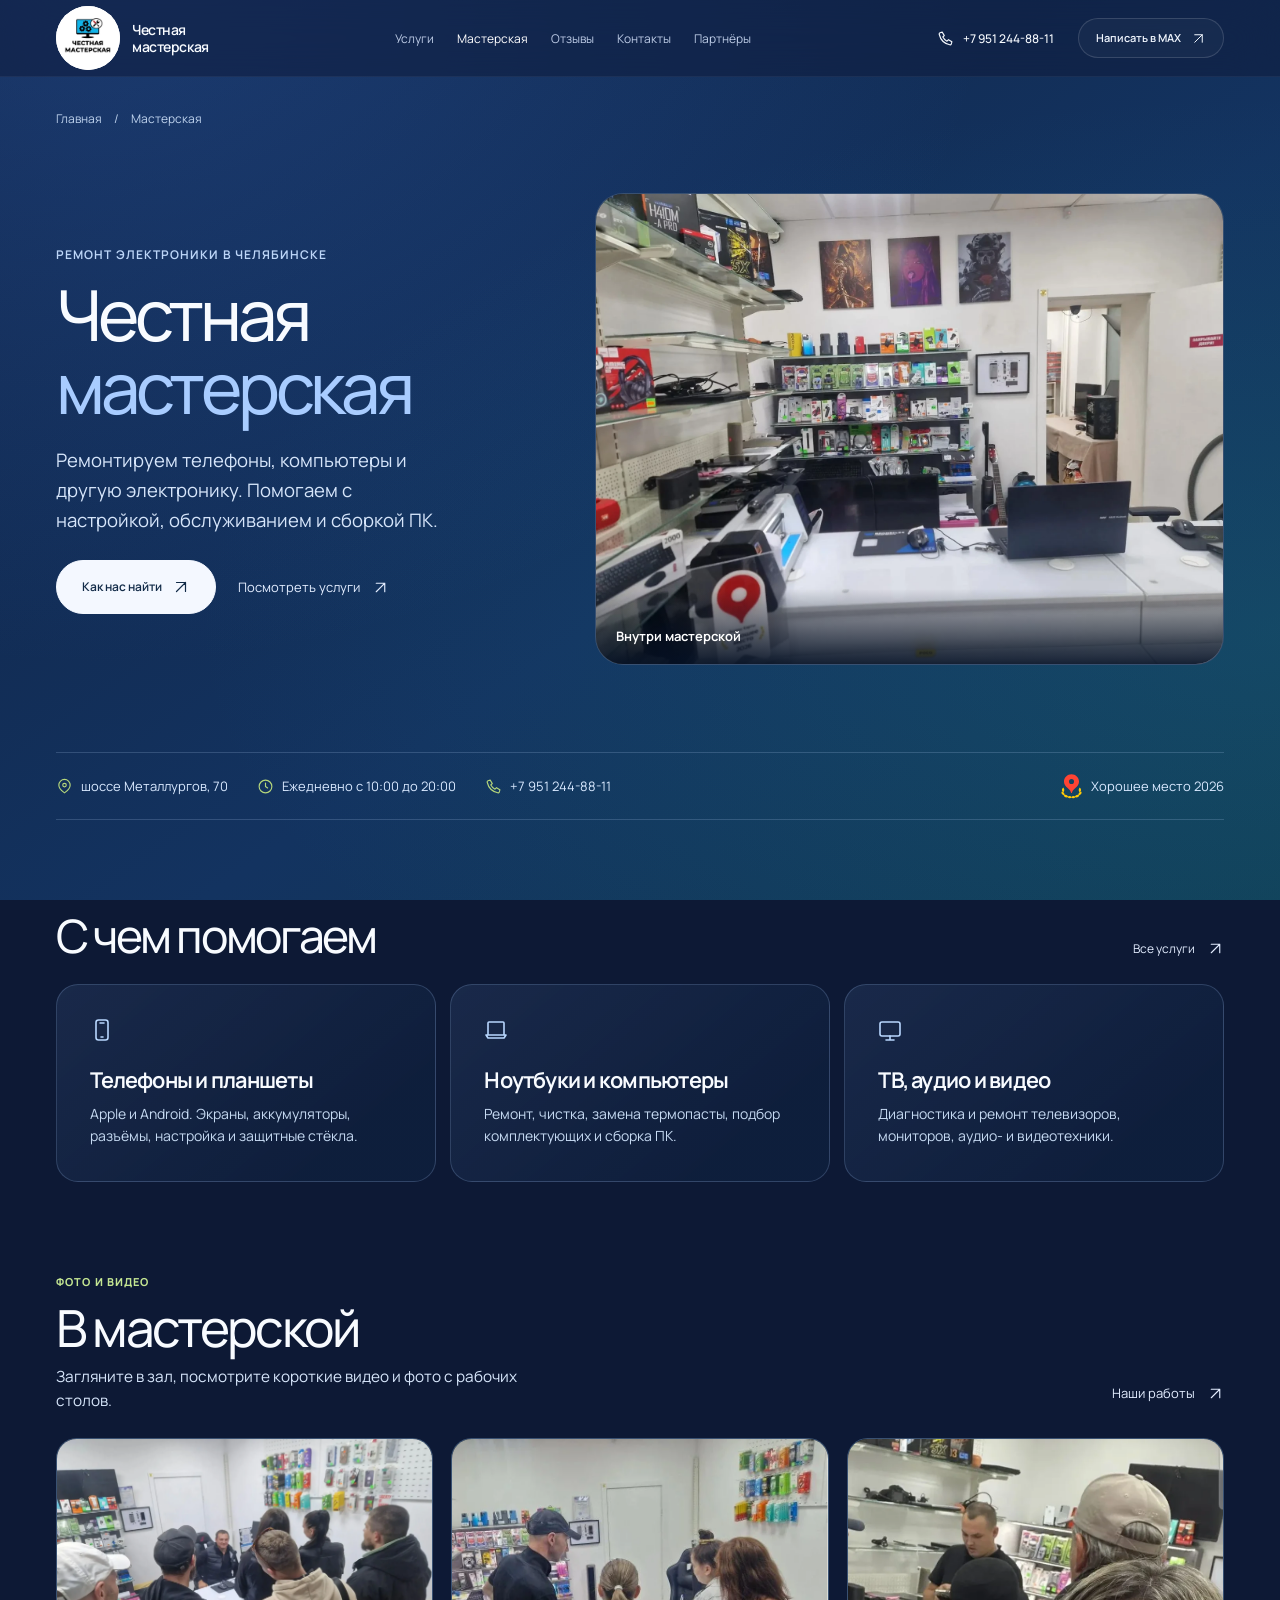
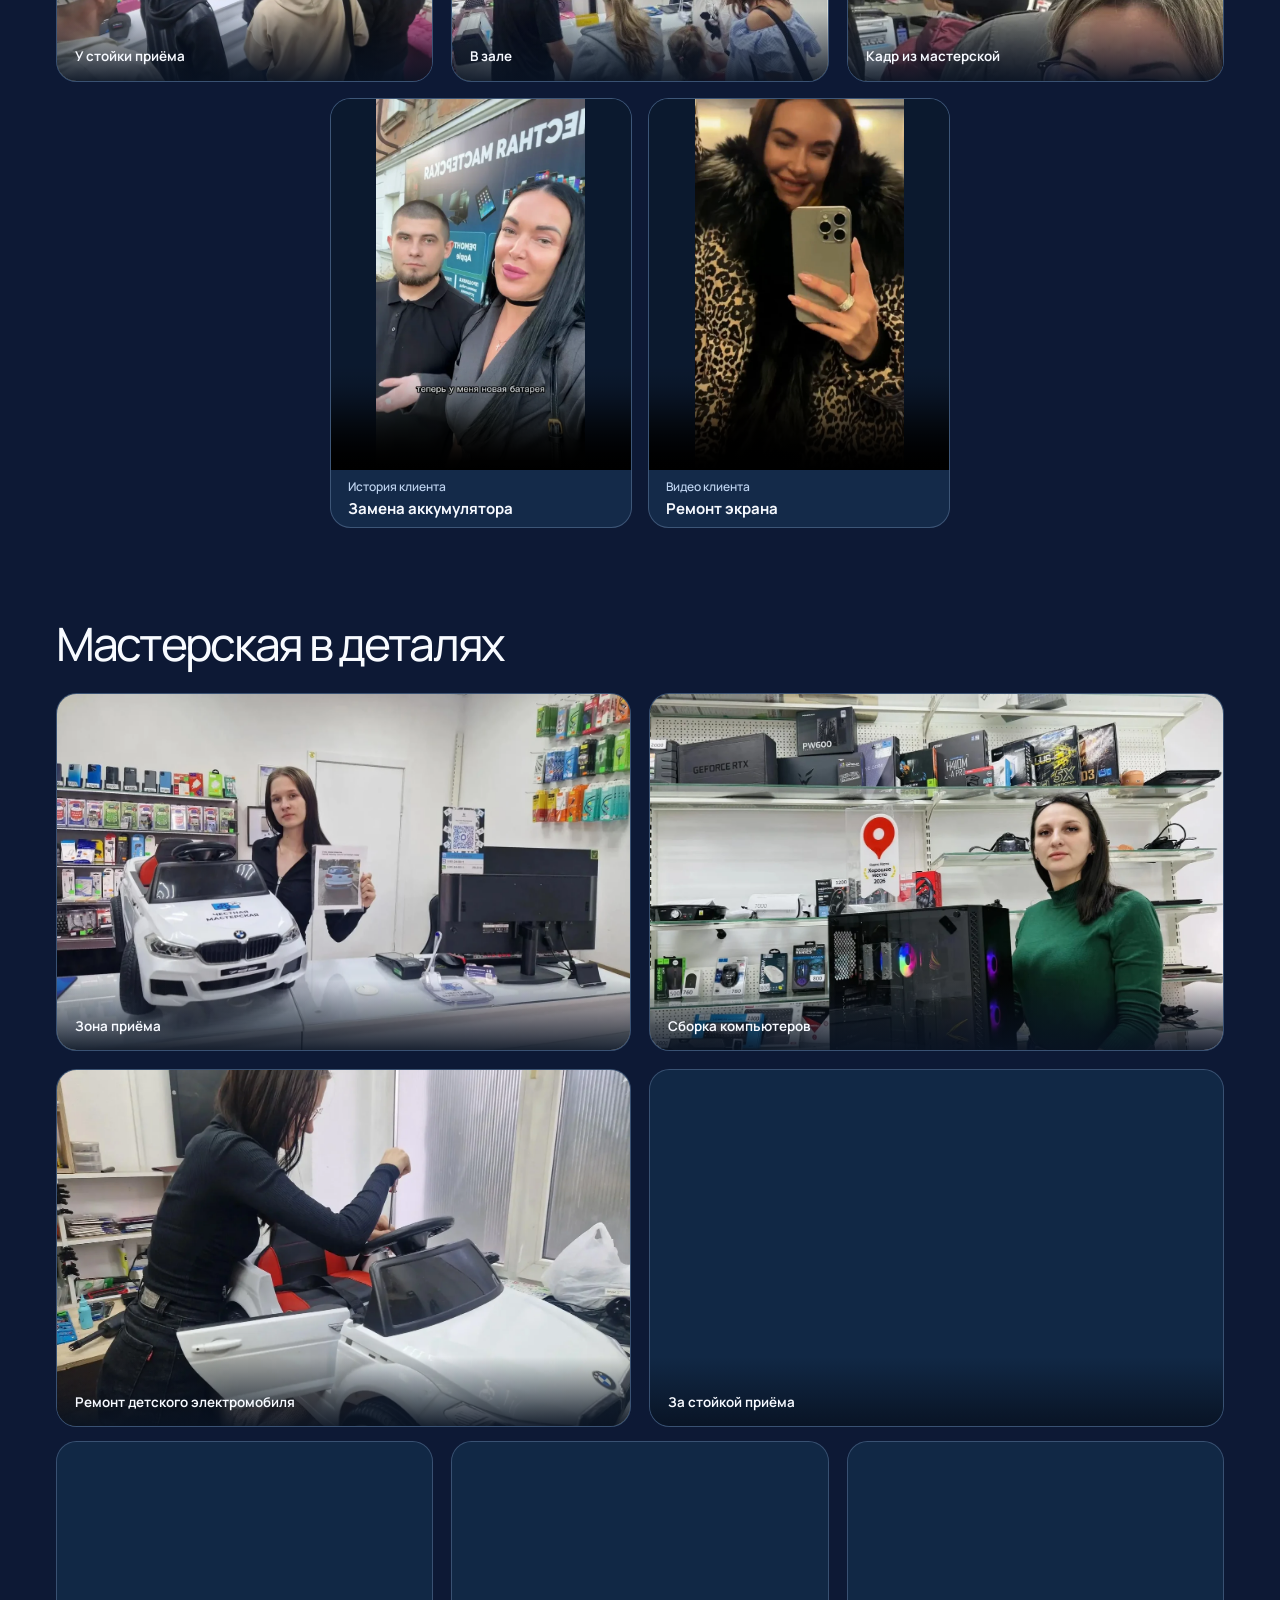
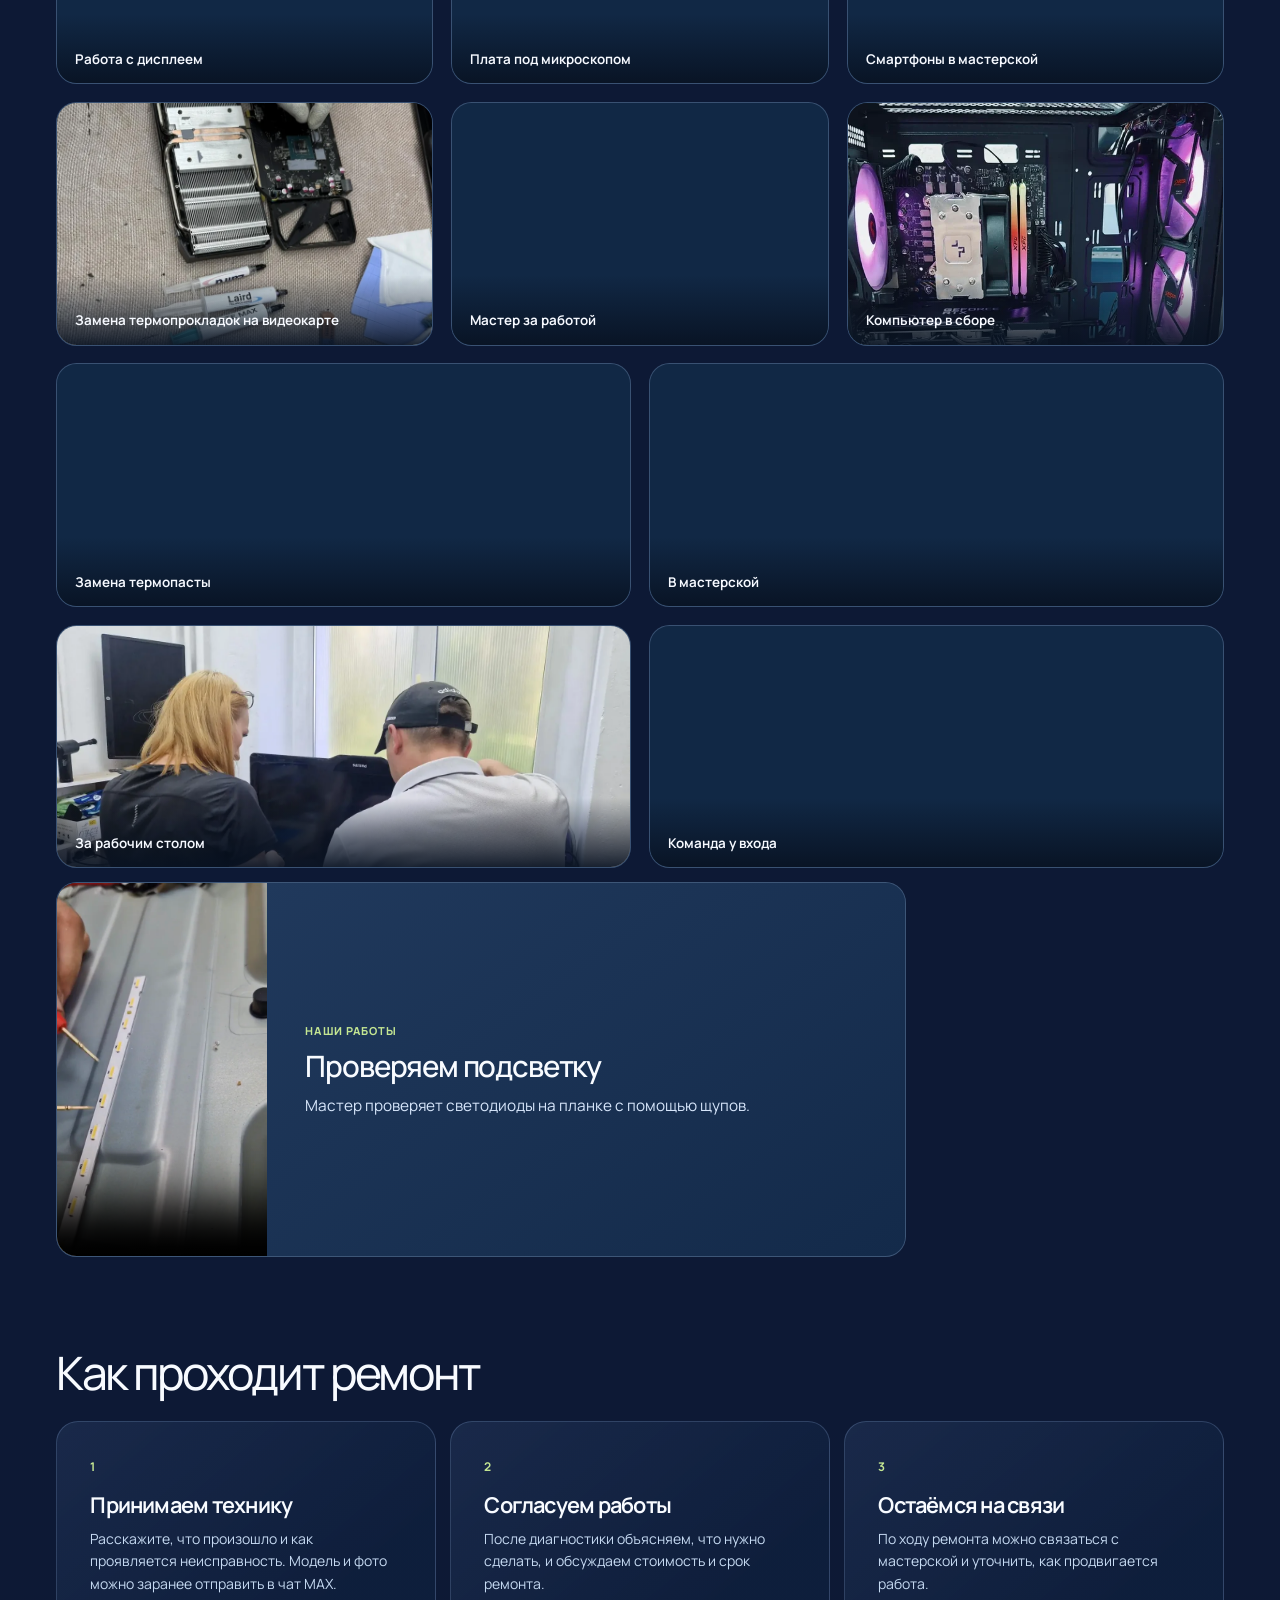
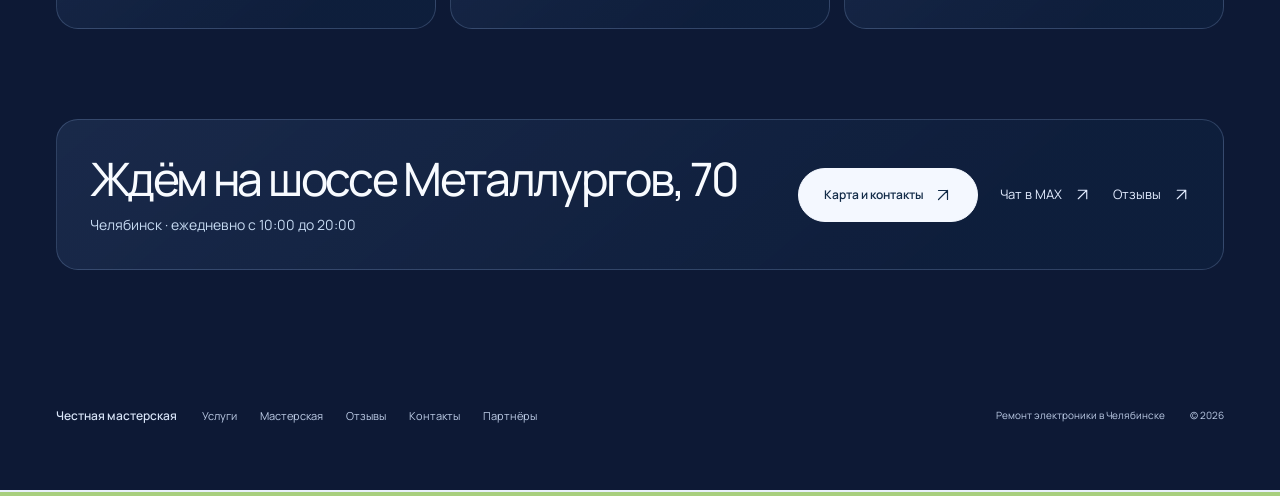
<file: workshop.html>
<!doctype html>
<html lang="ru" class="premium-page">
<head>
  <meta charset="UTF-8">
  <meta name="viewport" content="width=device-width, initial-scale=1">
  <meta name="theme-color" content="#0d1935">
  <title>Мастерская — Честная мастерская</title>
  <meta name="description" content="Честная мастерская в Челябинске на шоссе Металлургов, 70. Узнайте, какую технику ремонтируем, как проходит ремонт и как выглядит мастерская внутри.">
  <meta property="og:title" content="Мастерская — Честная мастерская">
  <meta property="og:description" content="Ремонт электроники в Челябинске. шоссе Металлургов, 70 · ежедневно 10:00–20:00. Позвоните или напишите в MAX.">
  <meta property="og:type" content="website">
  <meta property="og:locale" content="ru_RU">
  <link rel="icon" href="assets/logo.png" type="image/png">
  <link rel="preload" href="assets/fonts/manrope-variable.ttf" as="font" type="font/ttf" crossorigin>
  <link rel="stylesheet" href="minimal.css?v=12">
  <link rel="stylesheet" href="home.css?v=27">
  <link rel="stylesheet" href="workshop-page.css?v=1">
  <link rel="stylesheet" href="workshop-life.css">
  <link rel="stylesheet" href="photo-wall.css?v=1">
  <script src="app.js" defer></script>
  <script type="application/ld+json">
  {"@context":"https://schema.org","@type":"LocalBusiness","name":"Честная мастерская","description":"Ремонт телефонов, компьютеров и другой электроники","telephone":"+79512448811","email":"masterskaya74@list.ru","address":{"@type":"PostalAddress","streetAddress":"шоссе Металлургов, 70","addressLocality":"Челябинск","addressCountry":"RU"},"openingHours":["Mo-Su 10:00-20:00"]}
  </script>
</head>
<body class="premium-home workshop-page">
  <div class="workshop-ambient" aria-hidden="true"></div>
<a class="skip-link" href="#main">Перейти к содержимому</a>
  <svg class="icon-library" xmlns="http://www.w3.org/2000/svg" aria-hidden="true">
    <symbol id="i-arrow" viewBox="0 0 24 24"><path d="M5 12h14m-6-6 6 6-6 6"/></symbol>
    <symbol id="i-up-right" viewBox="0 0 24 24"><path d="M6 18 18 6M6 6h12v12"/></symbol>
    <symbol id="i-phone" viewBox="0 0 24 24"><path d="m7.3 3 3 4.8-2.1 2.1a15 15 0 0 0 5.9 5.9l2.1-2.1 4.8 3-.8 3a2 2 0 0 1-2.2 1.2A20 20 0 0 1 3.1 6 2 2 0 0 1 4.3 3.8Z"/></symbol>
    <symbol id="i-chat" viewBox="0 0 24 24"><path d="M20.5 11.5a9 9 0 0 1-9 9 10 10 0 0 1-4-.9L3 21l1.4-4.5a9 9 0 1 1 16.1-5Z"/><path d="M8 10h8m-8 4h5"/></symbol>
    <symbol id="i-clock" viewBox="0 0 24 24"><circle cx="12" cy="12" r="9"/><path d="M12 7v5l3 2"/></symbol>
    <symbol id="i-pin" viewBox="0 0 24 24"><path d="M20 10c0 6-8 11-8 11S4 16 4 10a8 8 0 1 1 16 0Z"/><circle cx="12" cy="10" r="2.5"/></symbol>
    <symbol id="i-mobile" viewBox="0 0 24 24"><rect x="6" y="2" width="12" height="20" rx="2.5"/><path d="M10 5h4m-3 14h2"/></symbol>
    <symbol id="i-laptop" viewBox="0 0 24 24"><path d="M4 16V5a1 1 0 0 1 1-1h14a1 1 0 0 1 1 1v11M2 17h20l-2 3H4Z"/></symbol>
    <symbol id="i-tv" viewBox="0 0 24 24"><rect x="2" y="4" width="20" height="14" rx="2"/><path d="M8 22h8m-4-4v4"/></symbol>
    <symbol id="i-close" viewBox="0 0 24 24"><path d="m6 6 12 12M6 18 18 6"/></symbol>
  </svg>
  <div class="p-header-bar">
    <header class="site-header shell page-header">
      <a class="brand brand-original" href="index.html" aria-label="Честная мастерская — на главную"><span class="brand-emblem" aria-hidden="true"><img class="logo-image" src="assets/logo.png" alt="" width="320" height="320"></span><span class="brand-name">Честная<br>мастерская</span></a>
      <nav class="site-nav" aria-label="Основная навигация"><button class="menu-toggle" type="button" aria-expanded="false" aria-controls="nav-links" aria-label="Открыть меню"><span></span><span></span></button><div class="nav-links" id="nav-links"><a href="services.html">Услуги</a><a href="workshop.html" aria-current="page">Мастерская</a><a href="reviews.html">Отзывы</a><a href="contacts.html">Контакты</a><a href="partners.html">Партнёры</a></div></nav>
      <div class="header-actions"><a class="header-phone" href="tel:+79512448811" aria-label="Позвонить: +7 951 244-88-11"><svg class="icon" aria-hidden="true"><use href="#i-phone"/></svg><span>+7 951 244-88-11</span></a><a class="button button-primary header-max" href="https://max.ru/join/U9VbQL_vIRLtYc8kHAHTy1KnC3-s3BVJSdOzQISSQKc" target="_blank" rel="noopener noreferrer">Написать в MAX<svg class="icon" aria-hidden="true"><use href="#i-up-right"/></svg></a></div>
    </header>
  </div>
<main id="main" class="shell">
    <nav class="workshop-breadcrumbs" aria-label="Хлебные крошки"><a href="index.html">Главная</a><span aria-hidden="true">/</span><span aria-current="page">Мастерская</span></nav>
    <section class="workshop-hero" aria-labelledby="workshop-title">
      <div>
        <p class="workshop-eyebrow">Ремонт электроники в Челябинске</p>
        <h1 id="workshop-title">Честная<br><span>мастерская</span></h1>
        <p class="workshop-lead">Ремонтируем телефоны, компьютеры и другую электронику. Помогаем с настройкой, обслуживанием и сборкой ПК.</p>
        <div class="workshop-actions">
          <a class="button button-primary" href="contacts.html">Как нас найти<svg class="icon" aria-hidden="true"><use href="#i-up-right"></use></svg></a>
          <a class="p-text-link" href="services.html">Посмотреть услуги<svg class="icon" aria-hidden="true"><use href="#i-up-right"></use></svg></a>
        </div>
      </div>
      <a class="workshop-photo workshop-hero-photo" href="assets/workshop-interior.webp" data-gallery data-caption="Внутри мастерской" aria-label="Увеличить фото — внутри мастерской">
          <img src="assets/workshop-interior.webp" alt="Стойка приёма и витрина с аксессуарами в Честной мастерской" width="1600" height="1200" fetchpriority="high">
          <span class="workshop-photo-caption">Внутри мастерской</span>
        </a>
    </section>
    <div class="workshop-facts">
      <a href="contacts.html#entrance"><svg class="icon" aria-hidden="true"><use href="#i-pin"></use></svg>шоссе Металлургов, 70</a>
      <p><svg class="icon" aria-hidden="true"><use href="#i-clock"></use></svg>Ежедневно с 10:00 до 20:00</p>
      <a href="tel:+79512448811"><svg class="icon" aria-hidden="true"><use href="#i-phone"></use></svg>+7 951 244-88-11</a>
      <a class="workshop-award" href="https://yandex.ru/maps/org/chestnaya_masterskaya/51923940691/" target="_blank" rel="noopener noreferrer">
        <img src="assets/yandex-good-place.svg" alt="" width="23" height="26">Хорошее место 2026
      </a>
    </div>

    <section class="workshop-section" aria-labelledby="workshop-services-title">
      <div class="workshop-heading">
        <h2 id="workshop-services-title">С чем помогаем</h2>
        <a class="p-text-link" href="services.html">Все услуги<svg class="icon" aria-hidden="true"><use href="#i-up-right"></use></svg></a>
      </div>
      <div class="workshop-services">
        <a class="workshop-service" href="services.html#smartphones">
          <svg class="icon" aria-hidden="true"><use href="#i-mobile"></use></svg>
          <h3>Телефоны и планшеты</h3>
          <p>Apple и Android. Экраны, аккумуляторы, разъёмы, настройка и защитные стёкла.</p>
        </a>
        <a class="workshop-service" href="services.html#computers">
          <svg class="icon" aria-hidden="true"><use href="#i-laptop"></use></svg>
          <h3>Ноутбуки и компьютеры</h3>
          <p>Ремонт, чистка, замена термопасты, подбор комплектующих и сборка ПК.</p>
        </a>
        <a class="workshop-service" href="services.html#screens">
          <svg class="icon" aria-hidden="true"><use href="#i-tv"></use></svg>
          <h3>ТВ, аудио и видео</h3>
          <p>Диагностика и ремонт телевизоров, мониторов, аудио- и видеотехники.</p>
        </a>
      </div>
    </section>

    <section class="workshop-section workshop-life" id="workshop-life" aria-labelledby="workshop-life-title">
      <header class="workshop-life-heading">
        <div>
          <p class="workshop-life-eyebrow">Фото и видео</p>
          <h2 id="workshop-life-title">В мастерской</h2>
          <p>Загляните в зал, посмотрите короткие видео и фото с рабочих столов.</p>
        </div>
        <a class="p-text-link workshop-life-link" href="#work">Наши работы<svg class="icon" aria-hidden="true"><use href="#i-up-right"></use></svg></a>
      </header>
      <div class="workshop-life-photos photo-wall">
        <!-- CMS_PHOTO:workshop-reception-01 --><a class="workshop-life-photo workshop-life-photo-lead" href="assets/workshop-life/visitors-counter.webp" data-gallery data-caption="Посетители у стойки приёма" aria-label="Увеличить фото посетителей у стойки">
          <img class="workshop-life-media" src="assets/workshop-life/visitors-counter.webp" alt="Посетители собрались у стойки приёма в мастерской" width="1600" height="1200" loading="lazy" decoding="async">
          <span class="workshop-life-caption">У стойки приёма</span>
        </a><!-- /CMS_PHOTO -->
        <!-- CMS_PHOTO:workshop-reception-02 --><a class="workshop-life-photo" href="assets/workshop-life/visitors-at-workshop.webp" data-gallery data-caption="В зале мастерской" aria-label="Увеличить фото из зала мастерской">
          <img class="workshop-life-media" src="assets/workshop-life/visitors-at-workshop.webp" alt="Посетители возле стойки и витрины с аксессуарами" width="804" height="720" loading="lazy" decoding="async">
          <span class="workshop-life-caption">В зале</span>
        </a><!-- /CMS_PHOTO -->
        <!-- CMS_PHOTO:workshop-reception-03 --><a class="workshop-life-photo workshop-life-photo-portrait" href="assets/workshop-life/visitors-portrait.webp" data-gallery data-caption="Кадр из мастерской" aria-label="Увеличить фото из мастерской">
          <img class="workshop-life-media" src="assets/workshop-life/visitors-portrait.webp" alt="Портрет на фоне стойки приёма" width="884" height="1334" loading="lazy" decoding="async">
          <span class="workshop-life-caption">Кадр из мастерской</span>
        </a><!-- /CMS_PHOTO -->
        <!-- CMS_GALLERY:workshop-reception -->
      </div>
      <!-- Preserve inline editor field IDs for the following video row. -->
      <div hidden></div>
      <div class="workshop-life-video-row">
        <figure class="workshop-life-clip">
          <video class="workshop-life-media" controls playsinline preload="none" src="assets/workshop-life/clip-1.mp4" poster="assets/workshop-life/clip-1.webp" aria-labelledby="workshop-life-clip-1-title"></video>
          <figcaption class="workshop-life-clip-caption" id="workshop-life-clip-1-title"><span>История клиента</span><strong>Замена аккумулятора</strong></figcaption>
        </figure>
        <figure class="workshop-life-clip">
          <video class="workshop-life-media" controls playsinline preload="none" src="assets/workshop-life/clip-2.mp4" poster="assets/workshop-life/clip-2.webp" aria-labelledby="workshop-life-clip-2-title"></video>
          <figcaption class="workshop-life-clip-caption" id="workshop-life-clip-2-title"><span>Видео клиента</span><strong>Ремонт экрана</strong></figcaption>
        </figure>
      </div>
    </section>

    <section class="workshop-section" id="work" aria-labelledby="work-title">
      <div class="workshop-heading"><h2 id="work-title">Мастерская в деталях</h2></div>
      <div class="workshop-gallery-featured photo-wall photo-wall-pair">
        <!-- CMS_PHOTO:workshop-works-01 --><a class="workshop-photo" href="assets/workshop-reception.webp" data-gallery data-caption="Зона приёма" aria-label="Увеличить фото — зона приёма">
          <img src="assets/workshop-reception.webp" alt="Стойка приёма с фирменной моделью автомобиля и витрина мастерской" width="1400" height="1050" loading="lazy" decoding="async">
          <span class="workshop-photo-caption">Зона приёма</span>
        </a><!-- /CMS_PHOTO -->
        <!-- CMS_PHOTO:workshop-works-02 --><a class="workshop-photo" href="assets/workshop-pc.webp" data-gallery data-caption="Сборка компьютеров" aria-label="Увеличить фото — сборка компьютеров">
          <img src="assets/workshop-pc.webp" alt="Сотрудница мастерской рядом с системным блоком и наградой Яндекс Карт" width="1400" height="1193" loading="lazy" decoding="async">
          <span class="workshop-photo-caption">Сборка компьютеров</span>
        </a><!-- /CMS_PHOTO -->
        <!-- CMS_PHOTO:workshop-works-03 --><a id="team-electric-car-photo" class="workshop-photo" href="assets/workshop-life/technician-electric-car.webp" data-gallery data-caption="Ремонт детского электромобиля" aria-label="Увеличить фото — ремонт детского электромобиля">
          <img src="assets/workshop-life/technician-electric-car.webp" alt="Сотрудница мастерской с отвёрткой у руля детского электромобиля" width="1440" height="1080" loading="lazy" decoding="async">
          <span class="workshop-photo-caption">Ремонт детского электромобиля</span>
        </a><!-- /CMS_PHOTO -->
        <!-- CMS_PHOTO:workshop-works-04 --><a id="team-reception-photo" class="workshop-photo" href="assets/workshop-life/technician-reception.webp" data-gallery data-caption="За стойкой приёма" aria-label="Увеличить фото — за стойкой приёма">
          <img src="assets/workshop-life/technician-reception.webp" alt="Сотрудница мастерской оформляет документы за стойкой приёма" width="1440" height="1080" loading="lazy" decoding="async">
          <span class="workshop-photo-caption">За стойкой приёма</span>
        </a><!-- /CMS_PHOTO -->
      </div>
      <div class="workshop-gallery photo-wall">
        <!-- CMS_PHOTO:workshop-works-05 --><a class="workshop-photo" href="assets/workshop-display.webp" data-gallery data-caption="Работа с дисплеем" aria-label="Увеличить фото — работа с дисплеем">
          <img src="assets/workshop-display.webp" alt="Мастер работает с дисплеем смартфона за рабочим столом" width="1400" height="1050" loading="lazy" decoding="async">
          <span class="workshop-photo-caption">Работа с дисплеем</span>
        </a><!-- /CMS_PHOTO -->
        <!-- CMS_PHOTO:workshop-works-06 --><a class="workshop-photo" href="assets/workshop-board.webp" data-gallery data-caption="Плата под микроскопом" aria-label="Увеличить фото — плата под микроскопом">
          <img src="assets/workshop-board.webp" alt="Печатная плата на рабочем столе под микроскопом" width="1050" height="1400" loading="lazy" decoding="async">
          <span class="workshop-photo-caption">Плата под микроскопом</span>
        </a><!-- /CMS_PHOTO -->
        <!-- CMS_PHOTO:workshop-works-07 --><a class="workshop-photo" href="assets/workshop-phones.webp" data-gallery data-caption="Смартфоны в мастерской" aria-label="Увеличить фото — смартфоны в мастерской">
          <img src="assets/workshop-phones.webp" alt="Смартфоны Samsung, Honor, Redmi и других брендов на столе" width="1050" height="1400" loading="lazy" decoding="async">
          <span class="workshop-photo-caption">Смартфоны в мастерской</span>
        </a><!-- /CMS_PHOTO -->
        <!-- CMS_PHOTO:workshop-works-08 --><a class="workshop-photo" href="assets/graphics-service.webp" data-gallery data-caption="Замена термопрокладок на видеокарте" aria-label="Увеличить фото — замена термопрокладок на видеокарте">
          <img src="assets/graphics-service-small.webp" alt="Разобранная видеокарта и радиатор" width="800" height="1067" loading="lazy" decoding="async">
          <span class="workshop-photo-caption">Замена термопрокладок на видеокарте</span>
        </a><!-- /CMS_PHOTO -->
        <!-- CMS_PHOTO:workshop-works-09 --><a class="workshop-photo" href="assets/master-at-work.webp" data-gallery data-caption="Мастер за работой" aria-label="Увеличить фото — мастер за работой">
          <img src="assets/master-at-work-small.webp" alt="Мастер ремонтирует телефон за рабочим столом" width="900" height="1200" loading="lazy" decoding="async">
          <span class="workshop-photo-caption">Мастер за работой</span>
        </a><!-- /CMS_PHOTO -->
        <!-- CMS_PHOTO:workshop-works-10 --><a class="workshop-photo" href="assets/computer.webp" data-gallery data-caption="Компьютер в сборе" aria-label="Увеличить фото — компьютер в сборе">
          <img src="assets/computer-small.webp" alt="Системный блок с фиолетовой подсветкой" width="600" height="1067" loading="lazy" decoding="async">
          <span class="workshop-photo-caption">Компьютер в сборе</span>
        </a><!-- /CMS_PHOTO -->
        <!-- CMS_PHOTO:workshop-works-11 --><a class="workshop-photo" href="assets/computer-service.webp" data-gallery data-caption="Замена термопасты" aria-label="Увеличить фото — замена термопасты">
          <img src="assets/computer-service-small.webp" alt="Нанесение термопасты на процессор" width="800" height="1067" loading="lazy" decoding="async">
          <span class="workshop-photo-caption">Замена термопасты</span>
        </a><!-- /CMS_PHOTO -->
        <!-- CMS_PHOTO:workshop-works-12 --><a class="workshop-photo" href="assets/workshop-team.webp" data-gallery data-caption="В мастерской" aria-label="Увеличить фото — в мастерской">
          <img src="assets/workshop-team-small.webp" alt="Сотрудница мастерской рядом с компьютером" width="800" height="1067" loading="lazy" decoding="async">
          <span class="workshop-photo-caption">В мастерской</span>
        </a><!-- /CMS_PHOTO -->
        <!-- CMS_PHOTO:workshop-works-bench --><a class="workshop-photo" href="assets/workshop-life/technicians-at-bench.webp" data-gallery data-caption="За рабочим столом">
          <img src="assets/workshop-life/technicians-at-bench.webp" alt="Двое сотрудников мастерской работают у монитора" width="1440" height="1080" loading="lazy" decoding="async">
          <span class="workshop-photo-caption">За рабочим столом</span>
        </a><!-- /CMS_PHOTO -->
        <!-- CMS_PHOTO:workshop-works-entrance --><a class="workshop-photo" href="assets/workshop-life/workshop-entrance-team.webp" data-gallery data-caption="Команда у входа">
          <img src="assets/workshop-life/workshop-entrance-team.webp" alt="Двое сотрудников у входа с вывеской Честной мастерской" width="1440" height="1080" loading="lazy" decoding="async">
          <span class="workshop-photo-caption">Команда у входа</span>
        </a><!-- /CMS_PHOTO -->
        <!-- CMS_GALLERY:workshop-works -->
      </div>
      <figure class="workshop-life workshop-life-clip workshop-life-feature">
        <video class="workshop-life-media" controls playsinline preload="none" src="assets/workshop-life/repair-backlight.mp4" poster="assets/workshop-life/repair-backlight.webp" aria-labelledby="repair-backlight-title"></video>
        <figcaption class="workshop-life-video-intro">
          <p class="workshop-life-eyebrow">Наши работы</p>
          <h3 id="repair-backlight-title">Проверяем подсветку</h3>
          <p>Мастер проверяет светодиоды на планке с помощью щупов.</p>
        </figcaption>
      </figure>
    </section>

    <section class="workshop-section" id="how" aria-labelledby="how-title">
      <div class="workshop-heading"><h2 id="how-title">Как проходит ремонт</h2></div>
      <div class="workshop-steps">
        <div class="workshop-step"><span>1</span><h3>Принимаем технику</h3><p>Расскажите, что произошло и как проявляется неисправность. Модель и фото можно заранее отправить в чат MAX.</p></div>
        <div class="workshop-step"><span>2</span><h3>Согласуем работы</h3><p>После диагностики объясняем, что нужно сделать, и обсуждаем стоимость и срок ремонта.</p></div>
        <div class="workshop-step"><span>3</span><h3>Остаёмся на связи</h3><p>По ходу ремонта можно связаться с мастерской и уточнить, как продвигается работа.</p></div>
      </div>
    </section>

    <section class="workshop-section workshop-visit" id="reviews" aria-labelledby="workshop-visit-title">
      <div>
        <h2 id="workshop-visit-title">Ждём на шоссе Металлургов, 70</h2>
        <p>Челябинск · ежедневно с 10:00 до 20:00</p>
      </div>
      <div class="workshop-actions">
        <a class="button button-primary" href="contacts.html">Карта и контакты<svg class="icon" aria-hidden="true"><use href="#i-up-right"></use></svg></a>
        <a class="p-text-link" href="https://max.ru/join/U9VbQL_vIRLtYc8kHAHTy1KnC3-s3BVJSdOzQISSQKc" target="_blank" rel="noopener noreferrer">Чат в MAX<svg class="icon" aria-hidden="true"><use href="#i-up-right"></use></svg></a>
        <a class="p-text-link" href="reviews.html">Отзывы<svg class="icon" aria-hidden="true"><use href="#i-up-right"></use></svg></a>
      </div>
    </section>
  </main>
<footer class="site-footer shell"><a class="p-footer-name" href="index.html">Честная мастерская</a><div class="footer-links"><a href="services.html">Услуги</a><a href="workshop.html" aria-current="page">Мастерская</a><a href="reviews.html">Отзывы</a><a href="contacts.html">Контакты</a><a href="partners.html">Партнёры</a></div><p>Ремонт электроники в Челябинске</p><span>© 2026</span></footer>
  <div class="mobile-contact-bar" aria-label="Быстрая связь"><a href="tel:+79512448811"><svg class="icon"><use href="#i-phone"/></svg>Позвонить</a><a href="https://max.ru/join/U9VbQL_vIRLtYc8kHAHTy1KnC3-s3BVJSdOzQISSQKc" target="_blank" rel="noopener noreferrer"><svg class="icon"><use href="#i-chat"/></svg>Написать в MAX</a></div>


  <dialog class="photo-dialog" aria-label="Фотографии мастерской"><div class="dialog-toolbar"><span class="photo-counter" aria-live="polite"></span><button class="dialog-close round-control" type="button" aria-label="Закрыть фотографию"><svg class="icon"><use href="#i-close"/></svg></button></div><div class="dialog-image-wrap"><img class="dialog-image" alt=""><button class="photo-prev round-control" type="button" aria-label="Предыдущая фотография"><svg class="icon"><use href="#i-arrow"/></svg></button><button class="photo-next round-control" type="button" aria-label="Следующая фотография"><svg class="icon"><use href="#i-arrow"/></svg></button></div><p class="dialog-caption" aria-live="polite"></p></dialog>
</body>
</html>
</file>
<file: minimal.css>
@font-face {
  font-family: Manrope;
  src: url('assets/fonts/manrope-variable.ttf') format('truetype');
  font-weight: 200 800;
  font-style: normal;
  font-display: swap;
}

:root {
  color-scheme: light;
  --paper: #ffffff;
  --surface: #f2f6fb;
  --hover: #e8eff8;
  --text: #142b45;
  --muted: #53657b;
  --line: #dae3ed;
  --brand: #173f70;
  --font: Manrope, 'Segoe UI', sans-serif;
}

*, *::before, *::after { box-sizing: border-box; }
html { scroll-behavior: smooth; scroll-padding-top: 25px; }
body { margin: 0; background: var(--paper); color: var(--text); font: 15px/1.75 var(--font); -webkit-font-smoothing: antialiased; }
a { color: inherit; text-decoration: none; -webkit-tap-highlight-color: transparent; }
button { font: inherit; color: inherit; cursor: pointer; }
img { display: block; max-width: 100%; }
h1, h2, h3, p { margin: 0; }
h1, h2, h3 { line-height: 1.25; letter-spacing: -.035em; font-weight: 700; }
h1 { font-size: clamp(34px, 4.2vw, 52px); }
h2 { font-size: 32px; }
h3 { font-size: 20px; }
a:focus-visible, button:focus-visible { outline: 3px solid #3372b5; outline-offset: 5px; }
::selection { background: #d5e6f7; color: #142b45; }
.shell, .wide-shell { width: min(1180px, calc(100% - 80px)); margin-inline: auto; }
.section-space { margin-top: 78px; }
.icon { width: 22px; height: 22px; fill: none; stroke: currentColor; stroke-width: 1.6; stroke-linecap: round; stroke-linejoin: round; flex-shrink: 0; }
.icon-library { position: absolute; width: 0; height: 0; overflow: hidden; }
.eyebrow { font-size: 11px; font-weight: 600; letter-spacing: .1em; text-transform: uppercase; color: var(--muted); }
.section-index { margin-bottom: 14px; }
.text-violet { color: inherit; }
.skip-link { position: fixed; top: 12px; left: 12px; z-index: 100; padding: 10px 18px; background: white; color: var(--text); transform: translateY(-160%); }
.skip-link:focus { transform: translateY(0); }

/* White surfaces, navy type and one blue accent throughout the site. */
.site-header { display: flex; align-items: center; justify-content: space-between; gap: 28px; min-height: 118px; border-bottom: 1px solid var(--line); position: relative; }
.brand { flex-shrink: 0; line-height: 0; }
.logo-image { width: 86px; height: 86px; object-fit: contain; border-radius: 50%; }
.nav-links { display: flex; align-items: center; gap: 27px; font-size: 13px; }
.site-header .nav-links a {
  position: relative;
  display: flex;
  align-items: center;
  min-height: 44px;
  padding-block: 10px;
  border-radius: 8px;
  transition: background-color .2s, color .2s;
}
.site-header .nav-links a:is(:active, :focus-visible) { background-color: var(--hover); color: var(--text); }
.site-header .nav-links a:focus-visible { outline-offset: -3px; }
@media (min-width: 761px) and (hover: hover) {
  .site-header .nav-links a:hover { color: var(--text); }
  .site-header .nav-links a::after {
    content: "";
    position: absolute;
    inset: auto 0 4px;
    height: 1px;
    background: var(--brand);
    transform: scaleX(0);
    transform-origin: left center;
    transition: transform .35s;
    pointer-events: none;
  }
  .site-header .nav-links a:hover::after { transform: scaleX(1); }
}
@media (min-width: 761px) {
  .site-header .site-nav .nav-links { gap: 0; }
  .site-header .nav-links a { padding-inline: clamp(7px, .9vw, 14px); }
}
@media (max-width: 760px) {
  html.js .site-header .nav-links {
    grid-template-columns: minmax(0, 1fr);
    padding: 6px 0;
    max-height: calc(100vh - 105px);
    max-height: calc(100dvh - 105px);
    overflow-y: auto;
    overscroll-behavior: contain;
  }
  html.js .site-header .nav-links a { padding-inline: 19px; }
  html.js .site-header .nav-links.is-open a + a::before {
    content: "";
    position: absolute;
    inset: 0 19px auto;
    height: 1px;
    background: var(--line);
    pointer-events: none;
  }
}
.header-actions { display: flex; align-items: center; gap: 22px; }
.header-phone { display: inline-flex; align-items: center; gap: 9px; font-weight: 600; font-size: 13px; white-space: nowrap; }
.header-phone .icon { width: 17px; height: 17px; }
.menu-toggle { display: none; }
.button, .map-link { display: inline-flex; align-items: center; justify-content: center; gap: 10px; min-height: 47px; padding: 12px 19px; border: 1px solid #7f97af; border-radius: 6px; background: transparent; color: var(--text); font-size: 13px; font-weight: 600; line-height: 1.5; transition: background .15s, border-color .15s; }
.button:hover, .map-link:hover { background: var(--hover); border-color: var(--brand); }
.button .icon { width: 18px; height: 18px; }
.header-max { min-height: 42px; padding: 10px 15px; font-size: 12px; white-space: nowrap; }
.header-max .icon { width: 15px; height: 15px; }
.text-link { display: inline-flex; align-items: center; gap: 10px; font-size: 13px; font-weight: 600; }
.text-link .icon { width: 17px; height: 17px; }
.text-link:hover { text-decoration: underline; text-underline-offset: 5px; }

/* The first screen is the workshop banner's repair selector. */
.repair-directory { padding-block: 38px 0; }
.directory-heading { display: flex; align-items: center; justify-content: space-between; gap: 30px; margin-bottom: 28px; }
.directory-heading .eyebrow { margin-bottom: 12px; }
.directory-heading h1 { font-size: 40px; }
.directory-heading > div > p:last-child { color: var(--muted); margin-top: 10px; font-size: 14px; }
.directory-location { display: flex; align-items: center; gap: 10px; font-size: 13px; line-height: 1.7; flex-shrink: 0; }
.directory-location small { display: block; font-size: 11px; color: var(--muted); }
.directory-location > .icon { width: 19px; height: 19px; }
.directory-location > .icon:last-child { width: 14px; height: 14px; margin-left: 7px; }
.device-grid { display: grid; grid-template-columns: repeat(4, minmax(0, 1fr)); gap: 14px; }
.device-choice { position: relative; display: block; padding: 25px 22px 23px; border: 1px solid var(--line); border-radius: 8px; background: var(--surface); min-width: 0; transition: background .15s, border-color .15s; }
.device-choice:hover { background: var(--hover); border-color: #8ea7bf; }
.device-choice > img { width: 100%; height: 116px; object-fit: contain; margin-bottom: 19px; }
.device-label { display: block; color: var(--muted); font-size: 10px; margin-bottom: 5px; text-transform: uppercase; letter-spacing: .08em; }
.device-choice h2 { font-size: 20px; line-height: 1.4; letter-spacing: -.025em; }
.device-corner { position: absolute; top: 13px; right: 13px; color: var(--brand); }
.device-corner .icon { width: 15px; height: 15px; }
.extra-repairs { display: grid; grid-template-columns: repeat(3, minmax(0, 1fr)); gap: 10px; margin-top: 14px; }
.extra-repairs > a { display: flex; align-items: center; gap: 9px; min-height: 75px; padding: 13px; border: 1px solid var(--line); border-radius: 6px; font-size: 11px; line-height: 1.7; transition: background .15s, border-color .15s; }
.extra-repairs > a:hover { background: var(--hover); border-color: #8ea7bf; }
.extra-repairs > a > .icon { width: 19px; height: 19px; color: var(--brand); }
.extra-repairs > a > .icon:last-child { display: none; }
.directory-bottom { display: flex; align-items: center; justify-content: space-between; gap: 25px; margin-top: 19px; color: var(--muted); font-size: 11px; }
.directory-bottom > a { display: flex; align-items: center; gap: 12px; color: var(--brand); font-size: 12px; white-space: nowrap; }
.directory-bottom .icon { width: 17px; height: 17px; }
.directory-about { display: grid; grid-template-columns: 1fr 1fr; gap: 60px; align-items: center; padding-top: 48px; margin-top: 42px; border-top: 1px solid var(--line); }
.directory-master { display: block; height: 350px; position: relative; overflow: hidden; border-radius: 8px; }
.directory-master img { width: 100%; height: 100%; object-fit: cover; object-position: 35% 38%; }
.directory-master > span, .about-photo > span { position: absolute; left: 18px; bottom: 18px; display: flex; align-items: center; gap: 12px; padding: 9px 13px; background: #0c1a2ee6; border-radius: 4px; color: white; font-size: 11px; }
.directory-master > span .icon, .about-photo > span .icon { width: 15px; height: 15px; }
.directory-about-copy .eyebrow { margin-bottom: 16px; }
.directory-about-copy h2 { font-size: 32px; }
.directory-about-copy > p:not(.eyebrow) { color: var(--muted); font-size: 14px; max-width: 430px; margin-top: 18px; }
.directory-contact-actions { display: flex; gap: 12px; flex-wrap: wrap; margin-top: 25px; }

/* Inner pages keep the same background and plain section dividers. */
.breadcrumbs { display: flex; align-items: center; flex-wrap: wrap; gap: 10px; color: var(--muted); font-size: 12px; margin-bottom: 30px; }
.breadcrumbs > span { color: var(--muted); }
.breadcrumbs a { color: var(--text); }
.breadcrumbs a:hover { text-decoration: underline; }
.page-intro { padding-top: 35px; }
.page-intro > .eyebrow, .about-intro .eyebrow, .category-intro .eyebrow { margin-bottom: 15px; }
.page-lead { color: var(--muted); font-size: 15px; max-width: 640px; margin-top: 20px; }
.service-quicknav { display: flex; flex-wrap: wrap; gap: 9px; margin-top: 30px; }
.service-quicknav a { padding: 9px 14px; border: 1px solid var(--line); border-radius: 5px; font-size: 12px; }
.service-quicknav a:hover { background: var(--hover); }
.services-layout, .category-layout { display: grid; grid-template-columns: minmax(0, 1fr) 300px; align-items: start; gap: 70px; margin-top: 42px; }
.service-details, .category-layout > div { min-width: 0; }
.service-detail { padding: 32px 0; border-top: 1px solid var(--line); scroll-margin-top: 25px; }
.detail-heading { display: flex; align-items: center; gap: 17px; margin-bottom: 20px; }
.service-icon { width: 43px; height: 48px; display: grid; place-items: center; flex-shrink: 0; color: var(--brand); }
.service-icon .icon { width: 27px; height: 27px; }
.detail-label { color: var(--muted); font-size: 11px; margin-bottom: 5px; }
.service-detail h2 { font-size: 27px; }
.service-detail > p { color: var(--muted); font-size: 14px; max-width: 650px; }
.service-detail ul { display: grid; grid-template-columns: 1fr 1fr; gap: 10px 24px; padding: 0; list-style: none; margin: 22px 0; font-size: 13px; }
.service-detail li { position: relative; padding-left: 15px; }
.service-detail li::before { content: ''; position: absolute; top: 10px; left: 0; width: 4px; height: 4px; background: #9fb7ce; border-radius: 50%; }
.detail-link { font-size: 13px; }
.services-aside { position: sticky; top: 25px; padding: 25px; border: 1px solid var(--line); border-radius: 8px; }
.services-aside > .eyebrow { font-size: 10px; margin-bottom: 17px; }
.services-aside h2 { font-size: 27px; }
.services-aside > p:not(.eyebrow) { font-size: 13px; color: var(--muted); margin-top: 17px; }
.services-aside .button { width: 100%; font-size: 12px; padding-inline: 12px; margin-top: 23px; }
.services-aside .button .icon { width: 16px; height: 16px; }
.aside-phone { display: flex; align-items: center; gap: 9px; font-size: 14px; font-weight: 600; margin-top: 22px; white-space: nowrap; }
.aside-phone .icon { width: 16px; height: 16px; }
.aside-address { color: var(--muted); font-size: 11px; border-top: 1px solid var(--line); padding-top: 20px; margin-top: 23px; }
.category-intro { display: grid; grid-template-columns: 1.5fr 1fr; gap: 60px; align-items: center; margin-top: 35px; }
.category-art { border: 1px solid var(--line); background: var(--surface); border-radius: 8px; padding: 25px; }
.category-art img { width: 100%; height: 190px; object-fit: contain; }
.about-intro { display: grid; grid-template-columns: 1fr 1fr; gap: 65px; align-items: center; margin-top: 35px; }
.about-description { color: var(--muted); font-size: 14px; margin-top: 17px; max-width: 490px; }
.about-intro .button { margin-top: 25px; }
.about-photo { display: block; position: relative; height: 480px; border-radius: 8px; overflow: hidden; }
.about-photo > img { width: 100%; height: 100%; object-fit: cover; object-position: 40% 45%; }

/* Real workshop photographs bring colour to the restrained interface. */
.work-inner { padding-block: 0; }
.section-heading { display: flex; align-items: flex-end; justify-content: space-between; gap: 40px; margin-bottom: 30px; }
.section-intro, .work-intro p { font-size: 13px; color: var(--muted); max-width: 380px; }
.work-spark, .review-spark, .visit-spark, .quote-mark, .hours-dot { display: none; }
.work-gallery { display: grid; grid-template-columns: repeat(3, minmax(0, 1fr)); gap: 17px; }
.gallery-photo { display: block; height: 350px; position: relative; overflow: hidden; border-radius: 8px; background: var(--surface); }
.gallery-photo > img { width: 100%; height: 100%; object-fit: cover; }
.gallery-photo-one > img { object-position: center 32%; }
.gallery-photo-two > img { object-position: center 48%; }
.gallery-photo-three > img { object-position: center 44%; }
.gallery-caption { position: absolute; left: 0; right: 0; bottom: 0; padding: 15px 17px; display: flex; align-items: center; justify-content: space-between; gap: 10px; font-size: 13px; font-weight: 600; line-height: 1.5; background: #ffffff; color: var(--text); }
.gallery-caption small { display: none; }
.photo-expand { display: grid; place-items: center; flex-shrink: 0; width: 25px; height: 25px; }
.photo-expand .icon { width: 18px; height: 18px; }
.work-gallery-four { grid-template-columns: 1fr 1fr; }
.work-gallery-four .gallery-photo { height: 370px; }
.work-gallery-four .gallery-photo-team > img { object-position: center 26%; }

.cms-photo-grid {
  display: grid;
  grid-template-columns: repeat(auto-fill, minmax(min(100%, 240px), 1fr));
  gap: clamp(10px, 1.3vw, 18px);
  margin-top: clamp(12px, 1.4vw, 20px);
}

.cms-photo-grid:empty { display: none; }
.catalog-collage:not(:has(img)) { display: none; }

.cms-gallery-photo {
  display: flex;
  flex-direction: column;
  min-width: 0;
  overflow: hidden;
  border: 1px solid var(--line);
  border-radius: 13px;
  background: var(--surface);
  cursor: zoom-in;
}

.cms-gallery-photo:hover { border-color: currentColor; }

.cms-gallery-photo > img {
  width: 100%;
  height: auto;
  aspect-ratio: 4 / 3;
  object-fit: cover;
}

.cms-gallery-photo > span {
  padding: 10px 14px;
  font-size: 13px;
  font-weight: 600;
  line-height: 1.45;
  overflow-wrap: anywhere;
}

.cms-gallery-photo > span:empty { display: none; }

@media (max-width: 760px) {
  .cms-photo-grid { grid-template-columns: repeat(auto-fill, minmax(min(100%, 140px), 1fr)); }
}
.work-footer { display: flex; align-items: center; justify-content: space-between; flex-wrap: wrap; gap: 15px; padding-top: 22px; }
.work-footer > p { color: var(--muted); font-size: 11px; }
.status-dot { display: none; }
.how-section { margin-top: 78px; }
.steps { display: grid; grid-template-columns: repeat(3, minmax(0, 1fr)); gap: 38px; margin: 0; padding: 0; list-style: none; }
.step-number { display: flex; align-items: center; justify-content: space-between; border-top: 1px solid var(--line); padding-top: 18px; margin-bottom: 20px; font-size: 13px; color: var(--muted); }
.step-number .icon { width: 18px; height: 18px; }
.steps h3 { margin-bottom: 12px; }
.steps p { font-size: 13px; color: var(--muted); }
.review-section { border-top: 1px solid var(--line); border-bottom: 1px solid var(--line); }
.review-inner { display: grid; grid-template-columns: .6fr 1.4fr; gap: 45px; padding-block: 40px; }
.review-label .section-index { font-size: 11px; }
blockquote { margin: 0; font-size: 25px; line-height: 1.65; font-weight: 500; letter-spacing: -.025em; }
.review-credit { display: flex; align-items: center; gap: 12px; margin-top: 22px; }
.review-avatar { display: grid; place-items: center; width: 34px; height: 34px; border: 1px solid var(--line); border-radius: 50%; }
.review-avatar .icon { width: 16px; height: 16px; }
.review-credit p { font-size: 12px; }
.review-credit div > span { font-size: 11px; color: var(--muted); }

.contacts { display: grid; grid-template-columns: 1.15fr .85fr; align-items: center; gap: 90px; }
.contact-copy h2, .contact-page .contact-copy h1 { font-size: 36px; margin-bottom: 20px; }
.contact-copy > p:not(.eyebrow) { font-size: 14px; color: var(--muted); }
.contact-phone { display: inline-flex; align-items: center; gap: 20px; font-size: 29px; font-weight: 600; letter-spacing: -.03em; margin-top: 25px; }
.contact-phone .icon { width: 20px; height: 20px; }
.secondary-phone { display: block; font-size: 13px; margin-top: 7px; }
.secondary-phone > span { color: var(--muted); }
.contact-max { margin-top: 25px; }
.visit-card { padding: 26px; border: 1px solid var(--line); border-radius: 8px; }
.visit-top { display: flex; align-items: center; gap: 11px; margin-bottom: 17px; }
.visit-icon { line-height: 0; color: var(--brand); }
.visit-icon .icon { width: 21px; height: 21px; }
.visit-top .eyebrow { font-size: 10px; }
.visit-card h3 { font-size: 28px; margin-bottom: 9px; }
.visit-card > p { font-size: 13px; color: var(--muted); }
.map-link { display: flex; justify-content: space-between; font-size: 12px; margin-top: 22px; }
.map-link .icon { width: 17px; height: 17px; }
.visit-hours { display: flex; align-items: center; gap: 12px; padding-top: 22px; margin-top: 24px; border-top: 1px solid var(--line); }
.visit-hours > .icon { width: 21px; height: 21px; color: var(--brand); }
.visit-hours > div > span { font-size: 11px; color: var(--muted); }
.visit-hours strong { display: block; font-size: 21px; line-height: 1.4; font-weight: 600; margin-top: 3px; }
.visit-email { display: flex; align-items: center; gap: 9px; margin-top: 22px; font-size: 12px; }
.visit-email .icon { width: 16px; height: 16px; }
.contact-breadcrumbs { margin-top: 35px; }
.contact-help { display: flex; align-items: center; justify-content: space-between; gap: 35px; border-top: 1px solid var(--line); padding-top: 30px; margin-top: 65px; }
.contact-help .eyebrow { margin-bottom: 12px; }
.contact-help h2 { font-size: 26px; }
.contact-help p { color: var(--muted); font-size: 14px; max-width: 570px; margin-top: 14px; }
.contact-help .button { flex-shrink: 0; }
.site-footer { display: flex; align-items: center; gap: 25px; border-top: 1px solid var(--line); padding-block: 20px; margin-top: 75px; font-size: 11px; color: var(--muted); }
.footer-brand img { width: 65px; height: 65px; border-radius: 50%; }
.footer-links { display: flex; flex-wrap: wrap; gap: 23px; color: var(--text); font-size: 12px; }
.site-footer > p { margin-left: auto; }
.mobile-contact-bar { display: none; }

.photo-dialog { position: fixed; inset: 0; width: min(1000px, 94vw); max-height: 94svh; overflow: auto; padding: 12px 16px 15px; border: 1px solid var(--line); border-radius: 8px; background: var(--paper); color: var(--text); }
.photo-dialog::backdrop { background: #030c19eb; }
.dialog-toolbar { display: flex; align-items: center; justify-content: space-between; height: 42px; margin-bottom: 8px; }
.photo-counter { font-size: 12px; color: var(--muted); }
.round-control { display: grid; place-items: center; width: 38px; height: 38px; border: 1px solid #9bb0c4; background: #0c1a2ee6; border-radius: 50%; color: white; }
.round-control:hover { background: var(--hover); }
.round-control .icon { width: 19px; height: 19px; }
.dialog-image-wrap { position: relative; }
.dialog-image { max-height: 73svh; object-fit: contain; width: 100%; margin: auto; border-radius: 4px; }
.photo-prev, .photo-next { position: absolute; top: 50%; transform: translateY(-50%); }
.photo-prev { left: 12px; }
.photo-next { right: 12px; }
.photo-prev .icon { transform: rotate(180deg); }
.dialog-caption { text-align: center; font-size: 13px; margin-top: 13px; color: var(--muted); }
.dialog-open { overflow: hidden; }

@media (max-width: 1100px) {
  .shell, .wide-shell { width: calc(100% - 56px); }
  .site-header { gap: 20px; }
  .header-actions { gap: 16px; }
  .nav-links { gap: 20px; font-size: 12px; }
  .header-phone { font-size: 12px; }
  .header-max { font-size: 11px; padding-inline: 12px; }
  .device-choice { padding-inline: 17px; }
  .device-choice h2 { font-size: 18px; }
  .extra-repairs > a { font-size: 10px; padding-inline: 10px; }
  .directory-about { gap: 38px; }
  .services-layout, .category-layout { gap: 40px; grid-template-columns: minmax(0, 1fr) 280px; }
  .contacts { gap: 50px; }
  .contact-phone { font-size: 27px; }
  .category-intro { gap: 35px; }
  .about-intro { gap: 40px; }
}

@media (max-width: 960px) {
  .header-max { display: none; }
  .site-header { min-height: 102px; }
  .logo-image { width: 76px; height: 76px; }
  .directory-heading h1 { font-size: 34px; }
  .directory-heading > div > p:last-child { font-size: 12px; }
  .directory-location { font-size: 12px; }
  .directory-location small { font-size: 10px; }
  .device-choice { padding: 23px 14px 20px; }
  .device-choice > img { height: 94px; }
  .device-choice h2 { font-size: 16px; }
  .extra-repairs { grid-template-columns: repeat(3, minmax(0, 1fr)); }
  .extra-repairs > a { font-size: 11px; min-height: 68px; padding-inline: 13px; }
  .directory-about { gap: 30px; }
  .directory-about-copy h2 { font-size: 28px; }
  .directory-about-copy > p:not(.eyebrow) { font-size: 13px; }
  .directory-contact-actions { gap: 9px; }
  .directory-contact-actions .button { font-size: 11px; padding-inline: 13px; }
  .services-layout, .category-layout { gap: 28px; grid-template-columns: minmax(0, 1fr) 250px; }
  .services-aside { padding: 22px 18px; }
  .services-aside h2 { font-size: 24px; }
  .services-aside .button { font-size: 11px; gap: 7px; }
  .aside-phone { font-size: 12px; gap: 7px; }
  .service-detail ul { grid-template-columns: 1fr; }
  .service-detail h2 { font-size: 25px; }
  .gallery-photo { height: 310px; }
  .gallery-caption { font-size: 11px; padding-inline: 13px; }
  .contacts { gap: 30px; }
  .contact-copy h2, .contact-page .contact-copy h1 { font-size: 31px; }
  .contact-phone { font-size: 24px; gap: 12px; }
  .visit-card { padding: 22px; }
  .visit-card h3 { font-size: 25px; }
  .visit-email { font-size: 11px; }
  .site-footer > p { display: none; }
  .site-footer > span { margin-left: auto; }
  .review-inner { grid-template-columns: .5fr 1.5fr; gap: 30px; }
  blockquote { font-size: 22px; }
}

@media (max-width: 760px) {
  .shell, .wide-shell { width: calc(100% - 36px); }
  body { padding-bottom: 80px; }
  h1 { font-size: 35px; }
  h2 { font-size: 29px; }
  .section-space { margin-top: 54px; }
  .site-header { min-height: 96px; padding-block: 10px; flex-wrap: wrap; gap: 0; }
  .logo-image { width: 72px; height: 72px; }
  .header-actions { margin-left: auto; order: 2; }
  .header-phone { font-size: 12px; }
  .header-phone .icon { width: 16px; height: 16px; }
  .site-nav { width: 100%; order: 3; margin-top: 10px; }
  .nav-links { justify-content: space-between; gap: 12px; font-size: 12px; }
  html.js .site-nav { width: auto; order: 1; margin-left: auto; margin-top: 0; }
  html.js .header-actions { margin-left: 12px; }
  html.js .header-phone { display: grid; place-items: center; border: 1px solid var(--line); width: 39px; height: 39px; border-radius: 5px; }
  html.js .header-phone span { display: none; }
  html.js .menu-toggle { display: flex; flex-direction: column; align-items: center; justify-content: center; gap: 5px; width: 39px; height: 39px; border: 1px solid var(--line); border-radius: 5px; background: transparent; }
  html.js .menu-toggle > span { width: 15px; height: 1.5px; background: var(--text); }
  html.js .menu-toggle[aria-expanded=true] > span:first-child { transform: translateY(3.25px) rotate(45deg); }
  html.js .menu-toggle[aria-expanded=true] > span:last-child { transform: translateY(-3.25px) rotate(-45deg); }
  html.js .nav-links { display: none; position: absolute; top: 100%; left: 0; right: 0; z-index: 10; padding: 13px 19px; background: var(--paper); border: 1px solid var(--line); border-radius: 0 0 6px 6px; }
  html.js .nav-links.is-open { display: grid; gap: 0; }
  html.js .nav-links a { padding-block: 14px; border: 0; font-size: 14px; }
  .repair-directory { padding-top: 27px; }
  .directory-heading { display: block; margin-bottom: 22px; }
  .directory-heading .eyebrow { font-size: 9px; letter-spacing: .07em; margin-bottom: 12px; }
  .directory-heading h1 { font-size: 30px; }
  .directory-heading > div > p:last-child { font-size: 12px; margin-top: 8px; }
  .directory-location { margin-top: 15px; font-size: 12px; gap: 7px; }
  .directory-location small { display: inline; font-size: 10px; margin-left: 11px; }
  .directory-location > .icon { width: 16px; height: 16px; }
  .directory-location > .icon:last-child { display: none; }
  .device-grid { grid-template-columns: 1fr 1fr; gap: 10px; }
  .device-choice { padding: 19px 15px 18px; border-radius: 6px; min-height: 183px; }
  .device-choice > img { height: 81px; margin-bottom: 13px; }
  .device-label { font-size: 9px; margin-bottom: 4px; }
  .device-choice h2 { font-size: 17px; }
  .device-corner { top: 10px; right: 10px; }
  .device-corner .icon { width: 13px; height: 13px; }
  .extra-repairs { grid-template-columns: 1fr 1fr; gap: 8px; margin-top: 10px; }
  .extra-repairs > a { min-height: 71px; font-size: 10px; padding: 12px 10px; gap: 9px; }
  .extra-repairs > a > .icon { width: 17px; height: 17px; }
  .extra-repairs > a:last-child { grid-column: 1 / -1; min-height: 49px; }
  .extra-repairs > a:last-child br { display: none; }
  .directory-bottom { display: block; font-size: 10px; margin-top: 17px; }
  .directory-bottom > a { margin-top: 12px; width: fit-content; font-size: 12px; }
  .directory-about { display: flex; flex-direction: column-reverse; gap: 25px; align-items: stretch; padding-top: 30px; margin-top: 32px; }
  .directory-about-copy .eyebrow { font-size: 10px; margin-bottom: 13px; }
  .directory-about-copy h2 { font-size: 29px; }
  .directory-about-copy > p:not(.eyebrow) { font-size: 13px; max-width: 100%; margin-top: 15px; }
  .directory-contact-actions { flex-wrap: nowrap; margin-top: 22px; gap: 10px; }
  .directory-contact-actions .button { flex: 1; font-size: 11px; padding-inline: 10px; white-space: nowrap; }
  .directory-contact-actions .button .icon { width: 16px; height: 16px; }
  .directory-master { height: 320px; border-radius: 6px; }
  .directory-master > span { font-size: 10px; }
  .breadcrumbs { font-size: 11px; margin-bottom: 24px; }
  .page-intro { padding-top: 25px; }
  .page-lead { font-size: 14px; margin-top: 17px; }
  .desktop-break { display: none; }
  .service-quicknav { gap: 8px; margin-top: 24px; }
  .service-quicknav a { font-size: 11px; padding: 8px 12px; }
  .services-layout, .category-layout { display: flex; flex-direction: column; gap: 26px; margin-top: 29px; }
  .services-layout > *, .category-layout > * { width: 100%; }
  .service-detail { padding-block: 27px; }
  .detail-heading { gap: 12px; margin-bottom: 16px; }
  .service-icon { width: 33px; height: 43px; }
  .service-icon .icon { width: 25px; height: 25px; }
  .service-detail h2 { font-size: 23px; }
  .service-detail > p { font-size: 13px; }
  .service-detail ul { font-size: 12px; gap: 9px; margin-block: 20px; }
  .detail-link { font-size: 12px; }
  .services-aside { position: static; padding: 25px; }
  .services-aside h2 { font-size: 27px; }
  .services-aside .button { font-size: 13px; }
  .aside-phone { font-size: 15px; }
  .category-intro { display: flex; flex-direction: column; align-items: stretch; gap: 24px; margin-top: 25px; }
  .category-art { padding: 20px; border-radius: 6px; }
  .category-art img { height: 135px; }
  .about-intro { display: flex; flex-direction: column; align-items: stretch; gap: 28px; margin-top: 25px; }
  .about-description { font-size: 13px; }
  .about-photo { height: 420px; border-radius: 6px; }
  .about-photo > img { object-position: 36% 39%; }
  .section-heading { display: block; margin-bottom: 24px; }
  .section-index { font-size: 10px; margin-bottom: 13px; }
  .work-intro { margin-top: 15px; }
  .work-intro p { font-size: 12px; }
  .work-intro br { display: none; }
  .work-gallery { grid-template-columns: 1fr 1fr; gap: 10px; }
  .gallery-photo { height: 230px; border-radius: 6px; }
  .gallery-photo-one { grid-column: 1 / -1; height: 300px; }
  .gallery-caption { font-size: 11px; padding: 12px 11px; }
  .gallery-photo-one .gallery-caption { font-size: 13px; padding-inline: 16px; }
  .photo-expand { display: none; }
  .work-gallery-four .gallery-photo { grid-column: auto; height: 260px; }
  .work-gallery-four .gallery-photo-one .gallery-caption { font-size: 11px; padding-inline: 11px; }
  .work-footer { gap: 12px; }
  .work-footer .text-link { font-size: 11px; }
  .work-footer > p { width: 100%; font-size: 10px; order: 3; }
  .how-section { margin-top: 54px; }
  .steps { grid-template-columns: 1fr; gap: 25px; }
  .step-number { margin-bottom: 14px; }
  .steps h3 { font-size: 20px; }
  .steps p { font-size: 13px; }
  .review-inner { display: block; padding-block: 28px; }
  .review-label .section-index { font-size: 10px; margin-bottom: 20px; }
  blockquote { font-size: 22px; line-height: 1.65; }
  .review-credit div > span { font-size: 10px; }
  .contacts { grid-template-columns: 1fr; gap: 28px; }
  .contact-copy h2, .contact-page .contact-copy h1 { font-size: 31px; margin-bottom: 16px; }
  .contact-copy > p:not(.eyebrow) { font-size: 13px; }
  .contact-phone { font-size: 26px; gap: 15px; }
  .secondary-phone { font-size: 12px; }
  .contact-max { margin-top: 23px; }
  .visit-card { padding: 25px; border-radius: 6px; }
  .visit-card h3 { font-size: 28px; }
  .visit-email { font-size: 12px; }
  .contact-breadcrumbs { margin-top: 25px; }
  .contact-help { display: block; margin-top: 40px; padding-top: 27px; }
  .contact-help h2 { font-size: 25px; }
  .contact-help p { font-size: 13px; }
  .contact-help .button { margin-top: 23px; }
  .site-footer { flex-wrap: wrap; gap: 18px; padding-block: 20px; margin-top: 48px; }
  .footer-brand img { width: 58px; height: 58px; }
  .footer-links { margin-left: auto; gap: 15px; font-size: 10px; }
  .site-footer > span { width: 100%; font-size: 10px; margin: 0; }
  .mobile-contact-bar { position: fixed; left: 0; right: 0; bottom: 0; z-index: 20; display: grid; grid-template-columns: 1fr 1fr; gap: 10px; padding: 11px 18px calc(11px + env(safe-area-inset-bottom)); background: var(--paper); border-top: 1px solid var(--line); }
  .mobile-contact-bar a { display: flex; align-items: center; justify-content: center; gap: 9px; min-height: 45px; border: 1px solid #7f97af; border-radius: 5px; background: var(--surface); font-size: 11px; font-weight: 600; }
  .mobile-contact-bar .icon { width: 17px; height: 17px; }
  .photo-dialog { width: calc(100vw - 20px); padding: 9px 10px 13px; }
  .dialog-image { max-height: 69svh; }
  .dialog-caption { font-size: 11px; }
  .round-control { width: 35px; height: 35px; }
  .photo-prev { left: 8px; }
  .photo-next { right: 8px; }
}

@media (max-width: 380px) {
  .directory-heading h1 { font-size: 28px; }
  .directory-heading > div > p:last-child { font-size: 11px; }
  .directory-location { font-size: 11px; }
  .directory-location small { font-size: 9px; margin-left: 8px; }
  .device-choice { padding-inline: 12px; min-height: 178px; }
  .device-choice h2 { font-size: 15px; }
  .extra-repairs > a { font-size: 9px; gap: 7px; }
  .contact-phone { font-size: 24px; }
  .footer-links { font-size: 9px; gap: 12px; }
  .visit-email { font-size: 11px; }
}

/* Service information: one clear next step, real evidence and short answers. */
.site-header .brand { display: flex; align-items: center; gap: 12px; }
.site-header .logo-image { width: 66px; height: 66px; }
.brand-name { font-size: 19px; font-weight: 750; line-height: 1.13; letter-spacing: -.035em; }
.button-primary { background: var(--brand); border-color: var(--brand); color: #ffffff; }
.button-primary:hover { background: #102e53; border-color: #102e53; }
.device-choice { display: flex; flex-direction: column; }
.device-choice > img { flex-shrink: 0; }
.device-choice h2 { min-height: 56px; }
.device-hint { margin-top: 9px; font-size: 12px; line-height: 1.65; color: var(--muted); }
.consult-line { display: flex; align-items: center; justify-content: space-between; gap: 30px; padding: 23px 25px; margin-top: 25px; border: 1px solid var(--line); border-radius: 8px; }
.consult-line h2 { font-size: 20px; letter-spacing: -.025em; }
.consult-line p { font-size: 12px; color: var(--muted); margin-top: 8px; }
.consult-line > .button { flex-shrink: 0; }
.workshop-facts { display: grid; gap: 12px; list-style: none; padding: 0; margin: 23px 0 0; font-size: 12px; }
.workshop-facts li { display: flex; align-items: flex-start; gap: 10px; }
.workshop-facts .icon { width: 18px; height: 18px; margin-top: 2px; color: var(--brand); }
.directory-master > span { right: 18px; width: fit-content; max-width: calc(100% - 36px); line-height: 1.6; }
.faq-section { display: grid; grid-template-columns: .85fr 1.15fr; gap: 85px; align-items: start; }
.faq-intro > p:not(.eyebrow) { font-size: 14px; color: var(--muted); margin-top: 18px; max-width: 330px; }
.faq-intro > .text-link { font-size: 12px; margin-top: 22px; }
.faq-list { border-top: 1px solid var(--line); min-width: 0; }
.faq-item { border-bottom: 1px solid var(--line); }
.faq-item summary { display: flex; justify-content: space-between; align-items: center; gap: 20px; min-height: 67px; padding-block: 20px; font-size: 14px; line-height: 1.7; font-weight: 600; cursor: pointer; list-style: none; }
.faq-item summary::-webkit-details-marker { display: none; }
.faq-item summary > span { display: grid; place-items: center; flex-shrink: 0; width: 23px; height: 23px; font-size: 22px; font-weight: 300; color: var(--brand); }
.faq-item[open] summary > span { transform: rotate(45deg); }
.faq-item summary:focus-visible { outline: 3px solid #3372b5; outline-offset: 4px; }
.faq-item > p { font-size: 13px; color: var(--muted); line-height: 1.85; padding: 0 30px 22px 0; }
.visit-card h2 { font-size: 28px; margin-bottom: 9px; }
.storefront-photo { width: 100%; height: 440px; object-fit: cover; object-position: center 58%; border-radius: 8px; }
.entrance-caption { display: flex; align-items: center; justify-content: space-between; gap: 25px; padding-top: 17px; color: var(--muted); font-size: 12px; }
.entrance-caption .text-link { color: var(--text); font-size: 12px; }
.mobile-contact-bar a:last-child { background: var(--brand); border-color: var(--brand); color: #ffffff; }

@media (max-width: 1100px) {
  .site-header { gap: 20px; }
  .site-header .brand { gap: 10px; }
  .brand-name { font-size: 17px; }
  .site-header .nav-links { gap: 17px; }
  .header-actions { gap: 16px; }
  .device-hint { font-size: 11px; }
  .consult-line { gap: 22px; padding: 22px; }
  .consult-line h2 { font-size: 18px; }
  .faq-section { gap: 45px; }
}

@media (max-width: 960px) {
  .site-header .logo-image { width: 58px; height: 58px; }
  .site-header .nav-links { font-size: 11px; gap: 15px; }
  .site-header .header-phone { font-size: 11px; }
  .brand-name { font-size: 16px; }
  .device-choice h2 { min-height: 45px; }
  .device-hint { font-size: 10px; }
  .consult-line p { max-width: 360px; }
  .consult-line > .button { font-size: 12px; padding-inline: 14px; }
  .workshop-facts { font-size: 11px; gap: 10px; }
  .directory-contact-actions .button { font-size: 10px; gap: 8px; }
  .faq-section { gap: 30px; }
  .faq-item summary { font-size: 13px; }
  .visit-card h2 { font-size: 25px; }
}

@media (max-width: 760px) {
  .site-header .brand { gap: 9px; }
  .site-header .logo-image { width: 52px; height: 52px; }
  .brand-name { font-size: 16px; }
  .site-header { min-height: 87px; }
  .site-header .nav-links { font-size: 12px; gap: 12px; }
  html.js .site-header .nav-links { gap: 0; }
  .directory-heading .eyebrow { font-size: 8px; }
  .directory-heading > div > p:last-child { font-size: 11px; max-width: 290px; }
  .directory-location small { font-size: 11px; margin-left: 8px; }
  .device-choice { min-height: 215px; padding-top: 18px; padding-bottom: 16px; }
  .device-choice > img { height: 74px; margin-bottom: 12px; }
  .device-choice h2 { min-height: 42px; font-size: 16px; }
  .device-hint { font-size: 10px; margin-top: 7px; }
  .consult-line { display: block; padding: 20px; margin-top: 22px; }
  .consult-line h2 { font-size: 19px; }
  .consult-line p { font-size: 12px; margin-top: 10px; }
  .consult-line > .button { margin-top: 18px; width: 100%; font-size: 12px; }
  .directory-about-copy h2 { font-size: 29px; }
  .workshop-facts { font-size: 11px; margin-top: 20px; gap: 11px; }
  .directory-master > span { font-size: 10px; padding: 9px 11px; }
  .directory-contact-actions .button { font-size: 10px; padding-inline: 10px; gap: 7px; }
  .faq-section { display: block; }
  .faq-intro > p:not(.eyebrow) { font-size: 13px; max-width: none; margin-top: 15px; }
  .faq-intro > .text-link { font-size: 12px; margin-top: 18px; }
  .faq-list { margin-top: 26px; }
  .faq-item summary { font-size: 13px; padding-block: 17px; min-height: 62px; gap: 14px; }
  .faq-item > p { font-size: 12px; padding-right: 12px; padding-bottom: 20px; }
  .visit-card h2 { font-size: 28px; }
  .storefront-photo { height: auto; border-radius: 6px; }
  .entrance-caption { display: block; font-size: 11px; padding-top: 15px; }
  .entrance-caption .text-link { font-size: 11px; margin-top: 12px; }
}

@media (max-width: 380px) {
  .brand-name { font-size: 15px; }
  .site-header .logo-image { width: 48px; height: 48px; }
  .device-choice h2 { font-size: 15px; }
  .device-hint { font-size: 9px; }
  .directory-contact-actions .button { font-size: 9px; }
}

/* Light presentation: white space between the repair selector and real photos. */
.site-header { min-height: 104px; }
.button, .map-link { border-radius: 9px; }
.repair-directory { background: var(--surface); border-radius: 22px; padding: 32px; margin-top: 22px; }
.directory-heading h1 { font-size: clamp(32px, 3.6vw, 46px); letter-spacing: -.045em; }
.directory-location { padding: 11px 16px; border: 1px solid var(--line); border-radius: 11px; background: white; }
.directory-location > .icon { color: var(--brand); }
.device-grid { gap: 13px; }
.device-choice { background: white; border-color: #e1e8f0; border-radius: 13px; padding-top: 26px; box-shadow: 0 5px 18px #142b4504; transition: background .18s, border-color .18s, transform .18s, box-shadow .18s; }
.device-choice:hover { background: white; border-color: #9ab5d2; transform: translateY(-4px); box-shadow: 0 10px 25px #142b450c; }
.device-choice > img { height: 122px; }
.device-corner { display: grid; place-items: center; width: 26px; height: 26px; border-radius: 50%; background: #edf3fa; }
.extra-repairs > a { background: white; border-color: #e1e8f0; border-radius: 9px; }
.consult-line { background: var(--brand); border: 0; color: white; padding: 25px 28px; border-radius: 13px; margin-top: 24px; }
.consult-line p { color: #e2ebf6; }
.consult-line .button-primary { background: white; color: #173f70; border-color: white; }
.consult-line .button-primary:hover { background: #e5eef8; border-color: #e5eef8; }
.consult-line .button:focus-visible { outline-color: #ffffff; }
.directory-about { padding-top: 0; margin-top: 72px; border: 0; gap: 68px; }
.directory-master { height: 470px; border-radius: 17px; }
.directory-master img { object-position: 35% 39%; }
.directory-master > span, .about-photo > span { left: 16px; bottom: 16px; right: 16px; max-width: none; background: white; color: var(--text); border-radius: 9px; padding: 13px 16px; justify-content: space-between; }
.directory-about-copy h2 { font-size: 41px; line-height: 1.2; letter-spacing: -.045em; }
.directory-about-copy > p:not(.eyebrow) { font-size: 14px; line-height: 1.9; }
.directory-about-copy .eyebrow { color: var(--brand); }
.section-space { margin-top: 84px; }
.section-heading h2, .faq-intro h2 { font-size: 35px; letter-spacing: -.04em; }
.work-gallery { gap: 18px; }
.gallery-photo { border: 1px solid var(--line); border-radius: 13px; }
.gallery-photo > img { height: calc(100% - 62px); transition: transform .35s; }
.gallery-photo:hover > img { transform: scale(1.035); }
.gallery-caption { min-height: 62px; padding: 16px 18px; }
.photo-expand { width: 29px; height: 29px; border-radius: 50%; background: var(--surface); color: var(--brand); }
.work-gallery-mosaic { grid-template-columns: repeat(4, minmax(0, 1fr)); grid-template-rows: repeat(2, 245px); gap: 16px; }
.work-gallery-mosaic .gallery-photo { height: auto; min-width: 0; }
.work-gallery-mosaic .gallery-photo-team { grid-column: span 2; grid-row: span 2; }
.work-gallery-mosaic .gallery-photo-team > img { object-position: 49% 25%; }
.work-gallery-mosaic .gallery-photo-one > img { object-position: center 30%; }
.work-gallery-mosaic .gallery-photo-three > img { object-position: center 48%; }
.work-gallery-mosaic .gallery-photo-entrance > img { object-position: 73% 52%; }
.work-gallery-mosaic .gallery-caption { font-size: 12px; min-height: 61px; padding: 13px 14px; }
.work-gallery-mosaic .gallery-photo-team .gallery-caption { font-size: 16px; padding-inline: 22px; }
.work-gallery-mosaic .gallery-photo-team .gallery-caption small { display: block; color: var(--muted); font-size: 11px; font-weight: 400; margin-bottom: 3px; }
.how-section { background: var(--surface); border-radius: 22px; padding: 38px 36px; }
.step-number { color: var(--brand); font-size: 15px; font-weight: 700; }
.steps h3 { font-size: 19px; }
.review-section { --text: #ffffff; --muted: #dce6f3; --line: #6f8ba9; background: #16365b; color: white; border: 0; border-radius: 22px; padding-inline: 38px; }
.review-inner { padding-block: 43px; grid-template-columns: .55fr 1.45fr; }
.review-label .eyebrow { color: #dce6f3; }
.quote-mark { display: block; font-family: Georgia, serif; font-size: 100px; font-weight: 400; line-height: 1; color: #adc6e2; }
.review-avatar { border-color: #6f8ba9; }
.review-credit div > span { color: #dce6f3; }
.services-aside, .visit-card { background: var(--surface); border-color: #e1e8f0; border-radius: 15px; padding: 30px; }
.category-art { border-color: #e1e8f0; border-radius: 16px; }
.about-photo, .storefront-photo { border-radius: 16px; }
.service-quicknav a { background: var(--surface); }
.faq-item summary > span { width: 29px; height: 29px; border-radius: 50%; background: var(--surface); }
.mobile-contact-bar { box-shadow: 0 -3px 18px #142b4508; }
.mobile-contact-bar a { border-color: #c7d5e5; border-radius: 9px; }
.round-control:hover { background: #173f70; }
.photo-dialog { border-radius: 14px; }

@media (max-width: 1100px) {
  .repair-directory { padding: 28px; }
  .directory-about { gap: 40px; }
  .directory-about-copy h2 { font-size: 35px; }
  .directory-master { height: 440px; }
  .work-gallery-mosaic { grid-template-rows: repeat(2, 225px); gap: 12px; }
  .work-gallery-mosaic .gallery-caption { font-size: 11px; padding-inline: 11px; }
  .work-gallery-mosaic .photo-expand { display: none; }
}

@media (max-width: 760px) {
  .site-header { min-height: 86px; }
  .repair-directory { width: calc(100% - 20px); padding: 25px 16px 18px; margin-top: 6px; border-radius: 17px; }
  .directory-heading { margin-bottom: 20px; }
  .directory-heading h1 { font-size: 30px; }
  .directory-location { padding: 0; border: 0; background: transparent; width: fit-content; margin-top: 14px; }
  .directory-location small { font-size: 11px; }
  .device-grid { gap: 10px; }
  .device-choice { padding: 17px 13px 14px; border-radius: 11px; }
  .device-choice > img { height: 75px; }
  .device-choice h2 { font-size: 16px; }
  .device-corner { width: 22px; height: 22px; top: 8px; right: 8px; }
  .extra-repairs { gap: 8px; }
  .extra-repairs > a { font-size: 10px; }
  .consult-line { margin-top: 21px; padding: 21px 18px; border-radius: 11px; }
  .consult-line h2 { font-size: 19px; }
  .consult-line .button { font-size: 11px; }
  .section-space { margin-top: 56px; }
  .directory-about { display: flex; flex-direction: column; margin-top: 50px; padding-top: 0; gap: 27px; }
  .directory-master { height: 395px; border-radius: 13px; }
  .directory-master img { object-position: 35% 38%; }
  .directory-master > span { font-size: 10px; padding: 11px 12px; bottom: 12px; left: 12px; right: 12px; }
  .directory-about-copy h2 { font-size: 32px; }
  .directory-about-copy > p:not(.eyebrow) { font-size: 13px; }
  .section-heading h2, .faq-intro h2 { font-size: 29px; }
  .work-gallery-mosaic { grid-template-columns: 1fr 1fr; grid-template-rows: auto; gap: 12px; }
  .work-gallery-mosaic .gallery-photo { grid-column: auto; grid-row: auto; height: 240px; }
  .work-gallery-mosaic .gallery-photo-team { grid-column: 1 / -1; height: 390px; }
  .work-gallery-mosaic .gallery-photo-team > img { object-position: 50% 24%; }
  .work-gallery-mosaic .gallery-caption { font-size: 10px; padding-inline: 10px; }
  .work-gallery-mosaic .gallery-photo-team .gallery-caption { font-size: 14px; padding-inline: 16px; }
  .work-gallery-mosaic .gallery-photo-team .gallery-caption small { font-size: 10px; }
  .how-section { padding: 27px 23px; border-radius: 17px; }
  .review-section { padding-inline: 23px; border-radius: 17px; }
  .review-inner { padding-block: 28px; }
  .review-label .section-index { margin-bottom: 12px; }
  .quote-mark { display: none; }
  .services-aside, .visit-card { padding: 25px; border-radius: 13px; }
  .gallery-photo { border-radius: 11px; }
  .about-photo, .storefront-photo { border-radius: 13px; }
}

@media (max-width: 380px) {
  .directory-heading h1 { font-size: 28px; }
  .device-choice h2 { font-size: 15px; }
  .extra-repairs > a { font-size: 9px; }
  .consult-line .button { padding-inline: 10px; font-size: 10px; }
  .work-gallery-mosaic .gallery-photo { height: 224px; }
  .work-gallery-mosaic .gallery-photo-team { height: 365px; }
}

@media (prefers-reduced-motion: reduce) {
  html { scroll-behavior: auto; }
  *, *::before, *::after { animation: none !important; transition: none !important; scroll-behavior: auto !important; }
}
</file>
<file: home.css>
/* Home only: business-card blue/violet, teal light and a lime accent. Media keeps its original colours. */
.premium-page { color-scheme: dark; scroll-padding-top: 105px; }
.premium-home { position: relative; isolation: isolate; color-scheme: dark; --paper: #0d1935; --surface: #14294a; --hover: #203b62; --text: #f8fbff; --muted: #bdcce6; --line: #d7e5ff26; --brand: #b6d77b; background: var(--paper); font-size: 15px; }
.premium-home::after { content: ""; display: block; height: 6px; margin-top: 20px; background: linear-gradient(180deg,#e8f0fa 0 2px,#a7cf7d 2px 100%); }
.premium-home ::selection { background: #c2dd91; color: #112d31; }
.premium-home .shell, .premium-home .wide-shell { width: min(1400px, 100% - 112px); }
.premium-home img, .premium-home video { filter: none; }
.premium-home a:focus-visible, .premium-home button:focus-visible, .premium-home summary:focus-visible { outline: rgb(255, 255, 255) solid 2px; outline-offset: 6px; }
.premium-home .skip-link { color: #122b48; }
.p-visually-hidden { position: absolute; width: 1px; height: 1px; padding: 0px; margin: -1px; overflow: hidden; clip-path: inset(50%); white-space: nowrap; }
.p-ambient { position: fixed; inset: 0; z-index: -1; overflow: hidden; pointer-events: none; background: linear-gradient(145deg,#171b3b 0%,#172d52 52%,#123e50 100%); }
.p-ambient-field { position: absolute; will-change: transform; }
.p-ambient-primary { width: max(90vw,800px); aspect-ratio: 1; left: -42%; top: -68%; background: radial-gradient(ellipse,#7359c6bf 0%,#5048a447 43%,transparent 69%); animation: ambient-primary 19s -6s ease-in-out infinite alternate; }
.p-ambient-secondary { width: max(90vw,800px); aspect-ratio: 1; right: -43%; bottom: -70%; background: radial-gradient(ellipse,#329bb375 0%,#63aa8152 33%,#b3d77e1f 49%,transparent 67%); animation: ambient-secondary 23s -10s ease-in-out infinite alternate; }
.p-ambient-tertiary { width: max(65vw,600px); aspect-ratio: 1; left: 22%; top: 4%; background: radial-gradient(ellipse,#4d83d969,#6d62c71f 46%,transparent 69%); animation: ambient-tertiary 16s -4s ease-in-out infinite alternate; }
.p-ambient::after { content: ""; position: absolute; inset: 0; background: linear-gradient(180deg,#0d15362b,#09172f45 54%,#0a263036); }
@keyframes ambient-primary {
  100% { transform: translate3d(44%, 49%, 0px) scale(0.86); }
}
@keyframes ambient-secondary {
  100% { transform: translate3d(-41%, -48%, 0px) scale(1.16); }
}
@keyframes ambient-tertiary {
  100% { transform: translate3d(-38%, 32%, 0px) scale(0.7); }
}
html:not(.js) .p-ambient-field { animation: none; }
.p-scroll-progress { position: fixed; inset: 0 0 auto; height: 2px; z-index: 60; background: linear-gradient(90deg,#a497e7,#71bfd9 62%,#c1de8c); transform: scaleX(var(--scroll-progress,0)); transform-origin: left center; pointer-events: none; }
.p-header-bar { position: sticky; top: 0; z-index: 40; background: #101c3c8c; border-bottom: 1px solid #bdd6ff10; -webkit-backdrop-filter: blur(24px); backdrop-filter: blur(24px); transition: background .4s,border-color .4s; }
.p-scrolled .p-header-bar { background: #0d1c38cf; border-color: #bad5ff24; }
.premium-home .site-header { min-height: 76px; border: 0px; gap: 30px; }
.premium-home .site-header .brand { display: inline-flex; align-items: center; gap: 12px; }
.brand-emblem { display: block; width: 64px; height: 64px; flex-shrink: 0; border-radius: 50%; overflow: hidden; background: #fff; }
.premium-home .site-header .brand-emblem .logo-image { width: 100%; height: 100%; object-fit: contain; border-radius: 50%; padding: 0px; background: #fff; filter: none; }
.premium-home .brand-name { font-size: 14px; font-weight: 600; letter-spacing: -0.03em; line-height: 1.25; }
.premium-home .nav-links { gap: 30px; font-size: 12px; color: #bdcce6; }
.premium-home .nav-links a[aria-current="location"] { color: white; }
.premium-home .header-phone { font-size: 12px; font-weight: 500; }
.premium-home .header-actions { gap: 24px; }
.premium-home .button { border-radius: 99px; min-height: 54px; padding: 16px 25px; font-weight: 600; font-size: 12px; transition: transform 0.35s, background 0.35s, border-color 0.35s, box-shadow 0.35s; }
.premium-home .button-primary { background: #f4f8ff; color: #122b48; border-color: #f4f8ff; }
.premium-home .button-primary:hover { background: rgb(255, 255, 255); border-color: rgb(255, 255, 255); box-shadow: #8bb9ff33 0 0 32px; transform: translateY(-3px); }
.premium-home .button .icon, .p-quiet-link .icon, .p-text-link .icon { transition: transform 0.35s; }
.premium-home .button:hover .icon { transform: translateX(3px); }
.premium-home .header-max.button-primary { min-height: 40px; padding: 10px 17px; font-size: 11px; color: #f1f7ff; background: rgba(255, 255, 255, 0.03); border-color: rgba(255, 255, 255, 0.14); }
.premium-home .header-max.button-primary:hover { background: rgba(255, 255, 255, 0.07); border-color: rgba(255, 255, 255, 0.44); box-shadow: none; }
.p-hero { position: relative; isolation: isolate; background: radial-gradient(ellipse at 0% 0%,#202020,transparent 58%),#080808; color: #f8f8f8; --line: #ffffff26; min-height: max(660px, -76px + 100svh); max-height: 900px; padding-top: clamp(90px, 12vh, 150px); padding-bottom: 120px; }
.premium-home .p-hero.shell { --hero-gutter: 20px; width: 100%; padding-inline: var(--hero-gutter); }
.premium-home .p-hero::before { filter: grayscale(1); }
.premium-home .p-hero .p-title-accent { color: #f3f3f3; }
.premium-home .p-hero .p-hero-lead { color: #c9c9c9; }
.premium-home .p-hero .p-quiet-link { color: #e3e3e3; }
.premium-home .p-hero .p-quiet-link:hover { color: #fff; }
.premium-home .p-hero .button-primary { color: #171717; background: #f5f5f5; border-color: #f5f5f5; }
.premium-home .p-hero .button-primary:hover { background: #fff; border-color: #fff; box-shadow: #ffffff1a 0 0 32px; }
.premium-home .p-hero-bottom a, .premium-home .p-hero-bottom p { color: #bdbdbd; }
.premium-home .p-hero-bottom .icon { color: #dadada; }
.premium-home .p-hero .p-hero-media { border-color: #ffffff26; }
.premium-home .p-hero .p-hero-bloom { filter: grayscale(1) blur(38px); }
.p-hero-copy { position: relative; z-index: 2; width: 62%; pointer-events: none; }
.p-hero-copy a { pointer-events: auto; }
.p-hero h1 { font-size: clamp(62px, 6.65vw, 104px); line-height: 1.07; font-weight: 500; letter-spacing: -0.066em; text-shadow: rgba(0, 0, 0, 0.333) 0px 3px 35px; }
.p-title-line { display: block; overflow: hidden; padding-bottom: 0.12em; margin-bottom: -0.12em; }
.p-title-line > span { display: block; }
.p-title-accent { color: #eef3ff; }
.p-hero-lead { color: #c8d7ef; font-size: 14px; line-height: 1.8; max-width: 375px; margin-top: 30px; }
.p-hero-actions { display: flex; flex-wrap: wrap; align-items: center; gap: 30px; margin-top: 33px; }
.p-quiet-link, .p-text-link { white-space: nowrap; display: inline-flex; align-items: center; gap: 12px; font-size: 12px; color: #e3edff; }
.p-quiet-link:hover, .p-text-link:hover { color: white; }
.p-quiet-link:hover .icon, .p-text-link:hover .icon { transform: translate(3px, -3px); }
.p-quiet-link .icon, .p-text-link .icon { width: 17px; height: 17px; }
.p-hero-media { position: absolute; width: 79%; right: max(-3vw, -40px); top: 48px; z-index: -1; mix-blend-mode: normal; pointer-events: none; transform: translate3d(0,var(--hero-drift,0px),0); }
.p-hero-bloom { display: none; }
.p-hero-video { display: block; width: 100%; height: auto; aspect-ratio: 16 / 9; object-fit: contain; }
.p-hero-bottom { position: absolute; bottom: 26px; left: 0px; right: 0px; display: flex; align-items: center; gap: 30px; padding-top: 24px; border-top: 1px solid var(--line); }
.p-hero-bottom a, .p-hero-bottom p { display: inline-flex; align-items: center; gap: 9px; color: #bdcce6; font-size: 11px; }
.p-hero-bottom .icon { width: 15px; height: 15px; color: #dae6f9; }
.premium-home .p-hero-bottom .p-yandex-badge { margin-left: auto; flex-shrink: 0; gap: 11px; padding: 9px 15px 9px 11px; border: 1px solid #ffffff; border-radius: 16px; background: #fafaf8; color: #171717; line-height: 1.25; box-shadow: 0 8px 28px #00000026,inset 0 1px 0 #ffffff; transition: background .3s,box-shadow .3s; }
.premium-home .p-hero-bottom .p-yandex-badge:hover { background: #fff; box-shadow: 0 10px 32px #00000040; }
.p-yandex-mark { display: block; width: 36px; height: 41px; flex-shrink: 0; object-fit: contain; }
.p-yandex-copy { display: grid; gap: 5px; }
.p-yandex-copy strong { color: #171717; font-size: 13px; font-weight: 750; letter-spacing: -.025em; }
.p-yandex-copy > span { display: flex; align-items: center; gap: 7px; white-space: nowrap; font-size: 9px; color: #71716b; }
.p-yandex-year { padding: 3px 6px; border-radius: 5px; background: #ffcc0026; color: #785900; font-size: 10px; font-weight: 750; letter-spacing: .01em; }
.p-yandex-rating { display: flex; align-items: center; gap: 5px; margin-left: 7px; padding-left: 13px; border-left: 1px solid #deded8; }
.p-yandex-rating > span { color: #e8ad00; font-size: 13px; }
.p-yandex-rating strong { color: #171717; font-size: 25px; font-weight: 650; letter-spacing: -.055em; }
.p-section { margin-top: 150px; }
.p-section-head { display: flex; align-items: flex-end; justify-content: space-between; gap: 35px; margin-bottom: 38px; }
.p-section-head h2, .p-workshop h2, .p-faq h2 { font-size: clamp(34px, 4.4vw, 68px); font-weight: 450; line-height: 1.12; letter-spacing: -0.055em; }
.p-services { margin-top: 85px; }
.p-services .p-section-head h2 { max-width: 750px; }
.p-device-grid { display: grid; grid-template-columns: repeat(4, minmax(0px, 1fr)); gap: 15px; }
/* Service cards: sharp, original-colour devices above a softly lit glass stage. */
.p-device {
  --device-accent: 164 171 235;
  --device-duration: 6.8s;
  --device-phase: -.8s;
  --device-image-width: 111%;
  position: relative;
  isolation: isolate;
  min-width: 0;
  min-height: 365px;
  display: flex;
  flex-direction: column;
  padding: 28px 24px 13px;
  border: 1px solid rgb(207 225 255 / .15);
  border-radius: 24px;
  background: linear-gradient(155deg,#1c3154c9,#101f38db 60%,#112b3bd9);
  box-shadow: inset 0 1px 0 rgb(255 255 255 / .045),0 18px 38px -28px #030c20b3;
  -webkit-backdrop-filter: blur(14px);
  backdrop-filter: blur(14px);
  overflow: hidden;
  translate: 0 0;
  transition: translate .6s cubic-bezier(.2,.8,.2,1),border-color .6s,box-shadow .6s;
}
.p-device-computers { --device-accent: 174 156 237; }
.p-device-android { --device-accent: 104 209 205; --device-duration: 7.5s; --device-phase: -3.4s; --device-image-width: 105%; }
.p-device-apple { --device-accent: 159 191 244; --device-duration: 6.2s; --device-phase: -1.8s; --device-image-width: 108%; }
.p-device-tablets { --device-accent: 186 218 149; --device-duration: 7.8s; --device-phase: -5.1s; --device-image-width: 100%; }
.p-device::before {
  content: "";
  position: absolute;
  inset: 0;
  z-index: -1;
  background: radial-gradient(240px circle at var(--light-x,50%) var(--light-y,75%),rgb(var(--device-accent) / .22),transparent 75%);
  mask-image: linear-gradient(transparent 24%,#000 68%);
  opacity: 0;
  transition: opacity .6s;
  pointer-events: none;
}
.p-device::after { content: ""; position: absolute; inset: 0; border-radius: inherit; box-shadow: inset 0 1px 0 rgb(255 255 255 / .07); pointer-events: none; }
.p-device:is(:hover,:focus-visible) { translate: 0 -6px; border-color: rgb(var(--device-accent) / .6); box-shadow: inset 0 1px 0 rgb(255 255 255 / .09),0 25px 46px -25px #030c20cc; }
.p-device:is(:hover,:focus-visible)::before { opacity: 1; }
.p-device h3 { position: relative; z-index: 2; font-size: 22px; line-height: 1.28; letter-spacing: -.04em; font-weight: 500; padding-right: 22px; }
.p-device > p { position: relative; z-index: 2; color: #bdcce6; font-size: 11px; line-height: 1.65; margin-top: 10px; margin-bottom: 12px; }
.p-device-visual {
  position: relative;
  isolation: isolate;
  display: flex;
  align-items: center;
  justify-content: center;
  flex: 0 0 215px;
  height: 215px;
  width: calc(100% + 32px);
  margin: auto -16px 0;
  transform: perspective(700px) translate3d(0,var(--device-lift,0px),0) rotateX(var(--device-tilt-x,0deg)) rotateY(var(--device-tilt-y,0deg)) scale(var(--device-scale,1));
  transition: transform .7s cubic-bezier(.2,.8,.2,1);
  pointer-events: none;
}
.p-device-visual::before {
  content: "";
  position: absolute;
  z-index: 0;
  left: 20%;
  right: 20%;
  bottom: 14px;
  height: 14px;
  border-radius: 50%;
  background: #020a1ac7;
  filter: blur(9px);
  animation: p-device-shadow var(--device-duration) ease-in-out var(--device-phase) infinite paused;
}
.p-device-visual::after {
  content: "";
  position: absolute;
  z-index: -1;
  inset: 7% -6% -15%;
  background: radial-gradient(ellipse at 50% 60%,rgb(var(--device-accent) / .24),rgb(var(--device-accent) / .07) 35%,transparent 67%);
  opacity: .8;
  transform: scale(.95);
  transition: opacity .7s,transform .7s;
}
.p-device-visual img {
  position: relative;
  z-index: 2;
  flex: 0 0 auto;
  width: var(--device-image-width);
  max-width: none;
  height: 100%;
  min-height: 0;
  object-fit: contain;
  filter: none;
  animation: p-device-float var(--device-duration) ease-in-out var(--device-phase) infinite paused;
}
.p-device-orbit { position: absolute; z-index: 1; left: 12%; right: 12%; bottom: 9px; height: 28%; border: 1px solid rgb(var(--device-accent) / .14); border-bottom-color: rgb(var(--device-accent) / .32); border-radius: 50%; transform: rotate(-8deg); opacity: .6; animation: p-device-orbit var(--device-duration) ease-in-out var(--device-phase) infinite paused; transition: border-color .7s; }
.p-device-orbit::after { content: ""; position: absolute; inset: 9px 15px; border: 1px solid rgb(var(--device-accent) / .1); border-radius: inherit; }
.p-device-motion-active .p-device-visual img,.p-device-motion-active .p-device-visual::before,.p-device-motion-active .p-device-orbit { animation-play-state: running; }
.p-device-motion-active .p-device-visual img { will-change: transform; }
.p-device:is(:hover,:focus-visible) .p-device-visual { --device-lift: -3px; --device-scale: 1.045; }
.p-device:is(:hover,:focus-visible) .p-device-visual::after { opacity: 1; transform: scale(1.08); }
.p-device:is(:hover,:focus-visible) .p-device-orbit { border-bottom-color: rgb(var(--device-accent) / .6); }
.p-device-arrow { display: grid; place-items: center; position: absolute; z-index: 3; right: 21px; top: 27px; width: 27px; height: 27px; border: 1px solid rgb(214 231 255 / .23); border-radius: 50%; color: #dae6f9; background: rgb(255 255 255 / .025); transition: background .45s,border-color .45s,transform .45s; }
.p-device-arrow .icon { width: 13px; height: 13px; transition: transform .45s; }
.p-device:is(:hover,:focus-visible) .p-device-arrow { transform: translate(1px,-1px); border-color: rgb(var(--device-accent) / .65); background: rgb(var(--device-accent) / .17); }
.p-device:is(:hover,:focus-visible) .p-device-arrow .icon { transform: translate(1px,-1px); }
@keyframes p-device-float {
  0%,100% { transform: translate3d(0,2px,0) rotate(-.5deg); }
  50% { transform: translate3d(0,-8px,0) rotate(.6deg); }
}
@keyframes p-device-shadow {
  0%,100% { transform: scaleX(1); opacity: .7; }
  50% { transform: scaleX(.82); opacity: .45; }
}
@keyframes p-device-orbit {
  0%,100% { transform: translate3d(0,0,0) rotate(-8deg); opacity: .5; }
  50% { transform: translate3d(0,3px,0) rotate(-2deg); opacity: .75; }
}
.p-other-services { display: flex; gap: 12px; flex-wrap: wrap; padding-block: 25px; }
.p-other-services a { display: inline-flex; align-items: center; gap: 9px; padding: 10px 15px; color: #c2d0e8; font-size: 11px; border: 1px solid rgba(255, 255, 255, 0.125); border-radius: 99px; transition: color 0.3s, border-color 0.3s; }
.p-other-services a:hover { color: white; border-color: rgba(255, 255, 255, 0.5); }
.p-other-services .icon { width: 15px; height: 15px; }
.p-help { display: flex; align-items: center; justify-content: space-between; gap: 22px; padding-top: 20px; border-top: 1px solid var(--line); }
.p-help p { color: #bdcce6; font-size: 12px; }
.p-help a { white-space: nowrap; }
.p-workshop { display: grid; grid-template-columns: 1fr 1fr; gap: 100px; align-items: center; }
.p-master { position: relative; display: block; border-radius: 28px; overflow: hidden; }
.p-master > img { width: 100%; height: 610px; object-fit: cover; object-position: 35% 38%; transition: transform 1.2s cubic-bezier(0.2, 0.8, 0.2, 1); }
.p-master:hover > img { transform: scale(1.045); }
.p-photo-label { position: absolute; left: 24px; right: 24px; bottom: 24px; display: flex; justify-content: space-between; align-items: center; font-size: 12px; padding: 16px 18px; border: 1px solid rgba(255, 255, 255, 0.125); border-radius: 12px; background: #0d1d37bd; backdrop-filter: blur(15px); }
.p-photo-label .icon { width: 17px; height: 17px; }
.p-workshop-copy > p { color: #bdcce6; font-size: 14px; line-height: 1.9; margin-top: 28px; max-width: 390px; }
.p-workshop-facts { display: grid; grid-template-columns: 1fr 1fr; gap: 20px; border-top: 1px solid var(--line); margin-top: 35px; padding-top: 28px; }
.p-workshop-facts span { display: block; color: #bdcce6; font-size: 11px; margin-bottom: 6px; }
.p-workshop-facts strong { font-size: 15px; font-weight: 500; }
.p-workshop-copy > .p-text-link { margin-top: 30px; }
.p-reviews { --reviews-visible: 3; --reviews-gap: 20px; margin-top: 150px; }
.p-reviews-head { display: flex; justify-content: space-between; align-items: flex-end; gap: 30px; margin-bottom: 34px; }
.p-reviews h2 { font-size: clamp(34px,4.4vw,68px); font-weight: 450; line-height: 1.12; letter-spacing: -.055em; }
.p-reviews-carousel { position: relative; }
.p-reviews-controls { display: none; position: absolute; inset: 0; z-index: 3; pointer-events: none; }
.p-reviews.is-enhanced .p-reviews-controls { display: block; }
.p-reviews-controls button { position: absolute; top: 50%; display: inline-flex; align-items: center; justify-content: center; width: 44px; height: 44px; padding: 0; border: 1px solid #c4d7f24d; border-radius: 50%; background: #172b47f5; color: #f1f6ff; box-shadow: 0 5px 18px #06102240; transform: translateY(-50%); pointer-events: auto; transition: background .25s,border-color .25s; }
.p-reviews-controls button:hover { background: #294563; border-color: #c5d9ffa3; }
.p-reviews-controls button:disabled { opacity: .35; cursor: default; }
.p-reviews-controls .icon { width: 17px; height: 17px; }
.p-reviews-controls [data-review-prev] { left: -22px; }
.p-reviews-controls [data-review-next] { right: -22px; }
.p-reviews-controls [data-review-prev] .icon { transform: rotate(180deg); }
.p-reviews-window { border-radius: 24px; }
.p-reviews.is-enhanced .p-reviews-window { overflow: hidden; touch-action: pan-y; }
.p-reviews-track { display: grid; grid-template-columns: repeat(var(--reviews-visible),minmax(0,1fr)); gap: var(--reviews-gap); align-items: stretch; }
.p-reviews.is-enhanced .p-reviews-track { display: flex; will-change: transform; }
.p-review-card { display: flex; flex-direction: column; flex: 0 0 calc((100% - (var(--reviews-visible) - 1)*var(--reviews-gap))/var(--reviews-visible)); min-width: 0; min-height: 330px; padding: 29px 27px 25px; border: 1px solid #d7e5ff26; border-radius: 24px; background: linear-gradient(145deg,#1d3155ce,#10283cbd); box-shadow: inset 0 1px 0 #ffffff08; transition: border-color .3s,background .3s; }
.p-review-card:hover { border-color: #b8cff05c; background: linear-gradient(145deg,#233c63ce,#143144c7); }
.p-review-heading { display: grid; gap: 5px; min-height: 47px; }
.p-review-author { color: #f5f8ff; font-size: 15px; font-weight: 600; line-height: 1.45; letter-spacing: -.02em; }
.p-review-date { color: #b4c6df; font-size: 10px; line-height: 1.6; }
.p-review-stars { display: block; width: fit-content; color: #c1dc8e; font-size: 15px; line-height: 1; letter-spacing: .17em; margin-top: 22px; }
.p-review-text { display: -webkit-box; -webkit-box-orient: vertical; -webkit-line-clamp: 6; overflow: hidden; color: #eef4ff; font-size: 18px; line-height: 1.65; letter-spacing: -.025em; margin: 21px 0 25px; overflow-wrap: anywhere; }
.p-review-card.is-expanded .p-review-text { -webkit-line-clamp: unset; display: block; }
.p-review-expand { align-self: flex-start; padding: 0; margin: -9px 0 22px; border: 0; background: none; color: #c6d8f0; font-size: 11px; text-decoration: underline; text-underline-offset: 4px; }
.p-review-source { align-self: flex-start; color: #bed1eb; font-size: 11px; margin-top: auto; text-decoration: underline; text-decoration-color: #bed1eb45; text-underline-offset: 5px; }
.p-review-source:hover { color: #fff; text-decoration-color: currentColor; }
.p-reviews-footer { display: flex; justify-content: flex-end; align-items: center; gap: 20px; margin-top: 25px; }
.p-reviews-footer .p-text-link { font-size: 12px; }
@media (min-width: 761px) and (max-width: 1100px) { .p-reviews { --reviews-visible: 2; } }
.p-faq { display: grid; grid-template-columns: 1fr 1.2fr; align-items: start; gap: 110px; }
.p-faq .p-text-link { margin-top: 28px; }
.premium-home .faq-list, .premium-home .faq-item { border-color: var(--line); }
.premium-home .faq-item summary { min-height: 85px; padding-block: 27px; font-size: 14px; font-weight: 500; transition: color 0.3s; }
.premium-home .faq-item summary > span { background: transparent; color: #c8d7ef; font-size: 25px; transition: transform 0.4s; }
.premium-home .faq-item > p { color: #bdcce6; font-size: 13px; padding-bottom: 26px; }
.premium-home .faq-item[open] > p { animation: 0.45s ease 0s 1 normal both running answer-in; }
@keyframes answer-in {
  0% { opacity: 0; transform: translateY(-8px); }
  100% { opacity: 1; transform: translateY(0px); }
}
.p-contact { padding-top: 75px; border-top: 1px solid var(--line); }
.p-contact-grid { display: grid; grid-template-columns: 1.2fr 1fr; gap: 90px; align-items: start; }
.p-contact h2 { font-size: clamp(38px, 4.9vw, 74px); font-weight: 450; letter-spacing: -0.055em; line-height: 1.1; }
.p-contact-phone { display: inline-flex; align-items: center; gap: 15px; font-size: 28px; line-height: 1.3; font-weight: 500; margin-top: 34px; letter-spacing: -0.03em; }
.p-contact-phone .icon { width: 21px; height: 21px; }
.p-contact-secondary { display: block; font-size: 12px; color: #bdcce6; margin-top: 12px; }
.p-contact .button { margin-top: 29px; }
.p-contact-address { border-left: 1px solid var(--line); padding-left: 45px; padding-top: 5px; }
.p-contact-address > p { color: #bdcce6; font-size: 12px; }
.p-contact-address h3 { font-size: 32px; font-weight: 450; margin-top: 8px; }
.p-contact-address > span { display: block; color: #c8d7ef; font-size: 13px; margin-top: 17px; }
.p-contact-links { display: flex; flex-direction: column; align-items: flex-start; gap: 18px; margin-top: 28px; }
.p-contact-links a { display: inline-flex; align-items: center; gap: 10px; font-size: 12px; color: #dae6f9; }
.p-contact-links a:hover { color: white; }
.p-contact-links .icon { width: 15px; height: 15px; }
.premium-home .site-footer { min-height: 110px; margin-top: 90px; border: 0px; font-size: 10px; padding-block: 28px; flex-wrap: wrap; }
.premium-home .footer-links { color: #bdcce6; font-size: 11px; }
.p-footer-name { font-size: 12px; color: #dae6f9; font-weight: 550; }
.premium-home .photo-dialog { color: var(--text); background: #11223d; }
.premium-home .photo-dialog::backdrop { background: rgba(0, 0, 0, 0.933); backdrop-filter: blur(12px); }
.premium-home .round-control { color: white; background: #1c3554; border-color: #d6e5ff40; }
.premium-home .round-control:hover { background: #31567a; }
.motion-ready .p-title-line > span { animation: 1.2s cubic-bezier(0.16, 1, 0.3, 1) 0s 1 normal both running title-in; }
.motion-ready .p-title-line:nth-child(2) > span { animation-delay: 0.14s; }
.motion-ready .p-hero-lead { animation: 1s ease 0.3s 1 normal both running soft-in; }
.motion-ready .p-hero-actions { animation: 1s ease 0.42s 1 normal both running soft-in; }
.motion-ready .p-hero-bottom { animation: 1s ease 0.6s 1 normal both running soft-in; }
.motion-ready [data-reveal] { opacity: 0; transform: translateY(38px); transition: opacity 1s var(--reveal-delay,0s),transform 1.1s cubic-bezier(.16,1,.3,1) var(--reveal-delay,0s); }
.motion-ready [data-reveal].is-visible, .motion-ready [data-reveal]:focus-within, .motion-ready [data-reveal]:focus-visible { opacity: 1; transform: translateY(0px); }
.motion-ready .p-device[data-reveal] { transition: opacity 1s var(--reveal-delay,0s),transform 1.1s cubic-bezier(.16,1,.3,1) var(--reveal-delay,0s),translate .6s cubic-bezier(.2,.8,.2,1),border-color .6s,box-shadow .6s; }
@keyframes title-in {
  0% { transform: translateY(115%); }
  100% { transform: translateY(0px); }
}
@keyframes soft-in {
  0% { opacity: 0; transform: translateY(18px); }
  100% { opacity: 1; transform: translateY(0px); }
}
.p-motion-backgrounded .p-ambient-field { animation-play-state: paused; }
.p-motion-reduced [data-reveal] { opacity: 1; transform: none; transition: none; }
.p-motion-reduced .p-device { translate: none; }
.p-motion-reduced .p-device-visual { transform: none; }
.p-motion-backgrounded *, .p-motion-backgrounded ::before, .p-motion-backgrounded ::after { animation-play-state: paused !important; }
.p-motion-reduced *, .p-motion-reduced ::before, .p-motion-reduced ::after { animation: none !important; transition: none !important; scroll-behavior: auto !important; }
@media (max-width: 1200px) {
  .premium-home .shell, .premium-home .wide-shell { width: calc(100% - 80px); }
  .premium-home .nav-links { gap: 20px; }
  .premium-home .header-actions { gap: 18px; }
  .p-hero { min-height: 670px; padding-top: 105px; }
  .p-hero h1 { font-size: 76px; }
  .p-hero-media { top: 100px; width: 78%; right: max(-3vw, -40px); }
  .p-workshop { gap: 55px; }
  .p-master > img { height: 530px; }
  .p-device { padding: 24px 20px 12px; min-height: 335px; }
  .p-device h3 { font-size: 19px; }
  .p-device > p { font-size: 10px; }
  .p-device-visual { flex-basis: 195px; height: 195px; }
  .p-device-arrow { right: 17px; top: 23px; width: 22px; height: 22px; }
  .p-faq { gap: 65px; }
}
@media (min-width: 761px) and (max-width: 960px) {
  .premium-home .header-phone { display: none; }
  .premium-home .site-header { gap: 20px; }
  .premium-home .nav-links { gap: 17px; font-size: 11px; }
  .p-hero h1 { font-size: 63px; }
  .p-hero-copy { width: 70%; }
  .p-hero-media { top: 125px; }
  .p-device-grid { grid-template-columns: repeat(2, minmax(0px, 1fr)); }
  .p-device { min-height: 345px; }
  .p-device h3 { font-size: 24px; }
  .p-device-visual { flex-basis: 220px; height: 220px; }
  .p-workshop { gap: 35px; }
  .p-workshop-facts { grid-template-columns: 1fr; }
  .p-contact-grid { gap: 30px; }
  .p-contact-address { padding-left: 26px; }
  .p-contact-phone { font-size: 24px; }
}
@media (max-width: 760px) {
  .premium-page { scroll-padding-top: 90px; }
  .premium-page:not(.js) { scroll-padding-top: 150px; }
  .premium-home { padding-bottom: 81px; }
  .premium-home .shell, .premium-home .wide-shell { width: calc(100% - 40px); }
  .premium-home .site-header { min-height: 68px; gap: 15px; }
  .premium-home .site-header .brand { gap: 9px; }
  .brand-emblem { width: 52px; height: 52px; }
  .premium-home .brand-name { font-size: 12px; }
  .premium-home .site-nav { margin-left: auto; }
  .premium-home .header-actions { margin-left: 0px; }
  .premium-home .header-max { display: none; }
  .premium-home .site-header .menu-toggle, .premium-home .site-header .header-phone { display: flex; align-items: center; justify-content: center; width: 36px; height: 36px; border-radius: 50%; border: 1px solid rgba(255, 255, 255, 0.208); background: transparent; }
  .premium-home .menu-toggle span { background: #f2f7ff; transition: transform 0.3s; }
  .premium-home .site-header .header-phone span { display: none; }
  .premium-home .header-phone .icon { width: 15px; height: 15px; }
  html.js .premium-home .nav-links { max-height: calc(100dvh - 90px); overflow-y: auto; overscroll-behavior: contain; background: #12223e; border-color: rgba(255, 255, 255, 0.16); border-radius: 15px; box-shadow: rgba(0, 0, 0, 0.6) 0px 20px 60px; }
  .premium-home .button { min-height: 48px; padding: 14px 20px; font-size: 11px; }
  .p-ambient-primary { left: -160%; top: -70%; }
  .p-ambient-secondary { right: -170%; bottom: -55%; }
  .p-ambient-tertiary { left: -30%; top: 10%; }
  .p-hero { display: flex; flex-direction: column; padding-top: 47px; padding-bottom: 0px; min-height: 0px; max-height: none; }
  .p-hero-copy { width: 100%; }
  .p-hero h1 { font-size: clamp(42px, 10.7vw, 78px); font-weight: 450; }
  .p-hero-lead { font-size: 12px; line-height: 1.8; margin-top: 23px; max-width: 300px; }
  .p-hero-actions { margin-top: 26px; gap: 22px; }
  .p-quiet-link { font-size: 10px; gap: 6px; }
  .p-quiet-link .icon { width: 14px; height: 14px; }
  .p-hero-media { position: relative; width: 100%; margin: 18px 0px -2px; right: auto; top: auto; mask-image: none; border-radius: 20px; overflow: hidden; border: 1px solid #afc8f126; }
  .p-hero-bottom { position: relative; bottom: auto; padding-top: 18px; gap: 15px; flex-wrap: wrap; }
  .p-hero-bottom a, .p-hero-bottom p { font-size: 9px; gap: 7px; }
  .p-hero-bottom .icon { width: 13px; height: 13px; }
  .premium-home .p-hero-bottom .p-yandex-badge { width: 100%; flex-basis: 100%; margin: 0 0 20px; justify-content: flex-start; gap: 8px; padding: 10px 11px; }
  .p-yandex-mark { width: 32px; height: 36px; }
  .p-yandex-copy strong { font-size: 12px; }
  .p-yandex-copy > span { gap: 5px; }
  .p-yandex-year { font-size: 9px; padding: 2px 5px; }
  .p-yandex-rating { margin-left: auto; padding-left: 10px; }
  .p-yandex-rating strong { font-size: 23px; }
  .p-section { margin-top: 90px; }
  .p-services { margin-top: 75px; }
  .p-section-head { gap: 20px; margin-bottom: 26px; }
  .p-section-head h2, .p-workshop h2, .p-faq h2 { font-size: clamp(33px, 8vw, 50px); }
  .p-text-link { font-size: 10px; gap: 7px; }
  .p-text-link .icon { width: 14px; height: 14px; }
  .p-services .p-section-head { display: block; }
  .p-services .p-section-head > .p-text-link { margin-top: 19px; }
  .p-device-grid { grid-template-columns: repeat(2, minmax(0px, 1fr)); gap: 11px; }
  .p-device { min-height: 265px; padding: 20px 15px 10px; border-radius: 19px; }
  .p-device h3 { font-size: 18px; padding-right: 12px; }
  .p-device > p { font-size: 9px; line-height: 1.6; max-width: 135px; margin-bottom: 8px; }
  .p-device-arrow { top: 18px; right: 12px; width: 18px; height: 18px; }
  .p-device-arrow .icon { width: 11px; height: 11px; }
  .p-device-visual { flex-basis: clamp(135px,29vw,195px); height: clamp(135px,29vw,195px); width: calc(100% + 24px); margin-inline: -12px; }
  .p-device-visual::before { bottom: 10px; height: 10px; }
  .p-device-orbit { bottom: 7px; }
  .p-other-services { gap: 8px; padding-block: 20px; }
  .p-other-services a { padding: 9px 12px; font-size: 9px; gap: 7px; }
  .p-other-services .icon { width: 13px; height: 13px; }
  .p-help { display: block; }
  .p-help p { font-size: 11px; line-height: 1.85; max-width: 280px; }
  .p-help a { margin-top: 14px; }
  .p-workshop { grid-template-columns: 1fr; gap: 35px; }
  .p-master { border-radius: 22px; }
  .p-master > img { height: 450px; }
  .p-photo-label { left: 17px; right: 17px; bottom: 17px; font-size: 11px; padding: 13px 15px; }
  .p-workshop-copy > p { font-size: 12px; margin-top: 23px; }
  .p-workshop-facts { margin-top: 26px; padding-top: 22px; gap: 15px; }
  .p-workshop-facts span { font-size: 10px; }
  .p-workshop-facts strong { font-size: 14px; }
  .p-workshop-copy > .p-text-link { margin-top: 24px; }
  .p-reviews { --reviews-visible: 1; --reviews-gap: 16px; margin-top: 95px; }
  .p-reviews-head { display: block; margin-bottom: 25px; }
  .p-reviews h2 { font-size: 36px; }
  .p-reviews-controls button { width: 36px; height: 36px; }
  .p-reviews-controls [data-review-prev] { left: -18px; }
  .p-reviews-controls [data-review-next] { right: -18px; }
  .p-review-card { min-height: 315px; padding: 26px 24px 24px; }
  .p-review-text { font-size: 18px; }
  .p-reviews-footer { gap: 12px; margin-top: 23px; }
  .p-reviews-footer .p-text-link { font-size: 10px; }
  .p-faq { grid-template-columns: 1fr; gap: 30px; }
  .p-faq .p-text-link { margin-top: 22px; }
  .premium-home .faq-list { margin-top: 0px; }
  .premium-home .faq-item summary { font-size: 12px; min-height: 73px; padding-block: 21px; }
  .premium-home .faq-item > p { font-size: 12px; }
  .p-contact { padding-top: 40px; }
  .p-contact-grid { grid-template-columns: 1fr; gap: 38px; }
  .p-contact h2 { font-size: 39px; }
  .p-contact-phone { font-size: 24px; margin-top: 28px; }
  .p-contact-secondary { font-size: 11px; }
  .p-contact .button { margin-top: 25px; }
  .p-contact-address { border-left: 0px; border-top: 1px solid var(--line); padding: 30px 0px 0px; }
  .p-contact-address h3 { font-size: 28px; }
  .p-contact-address > span { font-size: 12px; }
  .p-contact-links a { font-size: 11px; }
  .premium-home .site-footer { gap: 20px; margin-top: 38px; padding-block: 20px; }
  .p-footer-name { font-size: 11px; }
  .premium-home .footer-links { font-size: 10px; gap: 15px; }
  .premium-home .site-footer > p { margin-left: 0px; width: 100%; font-size: 9px; }
  .premium-home .site-footer > span { width: auto; margin-left: auto; font-size: 9px; }
  .premium-home .mobile-contact-bar { background: #0d203bc4; border-color: rgba(255, 255, 255, 0.15); padding-inline: 20px; box-shadow: rgba(0, 0, 0, 0.2) 0px -8px 25px; backdrop-filter: blur(18px); }
  .premium-home .mobile-contact-bar a { background: transparent; border: 1px solid rgba(255, 255, 255, 0.25); border-radius: 99px; color: white; font-size: 10px; min-height: 44px; }
  .premium-home .mobile-contact-bar a:last-child { background: #f2f7ff; border-color: #f1f7ff; color: #122b48; }
}
@media (max-width: 380px) {
  .premium-home .shell, .premium-home .wide-shell { width: calc(100% - 36px); }
  .premium-home .p-hero.shell { --hero-gutter: 18px; }
  .p-hero h1 { font-size: 41px; }
  .p-hero-actions { gap: 18px; }
  .premium-home .button { padding-inline: 17px; }
  .p-device { padding-inline: 13px; }
  .p-device h3 { font-size: 16px; }
  .p-other-services a { font-size: 8px; }
}
/* A dark backdrop merges with the footage; the central device remains sharp. */
@media (min-width: 761px) {
  .premium-home .p-hero.shell {
    --hero-gutter: 40px;
    width: 100%;
    overflow: clip;
    padding-inline: var(--hero-gutter);
  }
  .p-hero::before {
    content: '';
    position: absolute;
    inset: 0;
    z-index: -1;
    opacity: .88;
    pointer-events: none;
    background: radial-gradient(ellipse 70% 65% at 66.5% 43%,#020408 0%,#020408 56%,#020408fb 62%,#03070ef0 69%,#040b16d6 76%,#061020a3 84%,#09162b59 91%,#0b19331a 97%,#0c1a3500 100%);
    mask-image: linear-gradient(180deg,#0000,#00000014 1%,#00000080 3%,#000000eb 5%,#000 6%,#000 84%,#000000eb 87%,#00000080 92%,#00000014 97%,#0000);
  }
  .p-hero-video {
    --video-edge:
      linear-gradient(90deg,#0000,#00000008 1%,#0000001f 3%,#00000052 5%,#0000009e 7%,#000000db 9%,#000000fa 11%,#000 12%,#000 88%,#000000fa 89%,#000000db 91%,#0000009e 93%,#00000052 95%,#0000001f 97%,#00000008 99%,#0000),
      linear-gradient(180deg,#0000,#00000008 3%,#0000001f 8%,#00000052 13%,#0000009e 18%,#000000db 23%,#000000fa 28%,#000 30%,#000 82%,#000000fa 83%,#000000db 86%,#0000009e 89%,#00000052 92%,#0000001f 95%,#00000008 98%,#0000);
    -webkit-mask-image: var(--video-edge);
    mask-image: var(--video-edge);
    -webkit-mask-composite: source-in;
    mask-composite: intersect;
  }
  .p-hero-bottom { left: var(--hero-gutter); right: var(--hero-gutter); }
}
@media (min-width: 961px) {
  .p-hero { min-height: max(660px,calc(100svh - 76px),calc(min(37.125vw,562.5px) + 180px)); max-height: none; }
  .p-hero-copy { width: 44%; }
  .p-hero-bloom { display: block; position: absolute; left: -14%; top: -18%; width: 128%; height: 136%; z-index: 0; opacity: 0; pointer-events: none; filter: blur(38px); mask-image: radial-gradient(ellipse closest-side,#000 54%,#000000d9 65%,#0000004d 84%,transparent 100%); transition: opacity .6s; }
  .p-hero-bloom[data-ready] { opacity: .5; }
  .p-hero-video { position: relative; z-index: 1; }
  .p-hero h1 { font-size: clamp(52px,5vw,80px); }
  .p-hero-media { width: min(66%,1000px); right: 0; top: 66px; }
}
@media (min-width: 1201px) {
  .premium-home .p-hero.shell { --hero-gutter: max(56px,calc((100% - 1400px)/2)); }
}
@media (min-width: 761px) and (max-width: 960px) {
  .p-hero { display: flex; flex-direction: column; min-height: 0; max-height: none; padding-top: 50px; padding-bottom: 26px; }
  .p-hero-copy { width: 100%; }
  .p-hero h1 { font-size: 63px; }
  .p-hero-media { position: relative; width: 100%; right: auto; top: auto; margin-top: 26px; }
  .p-hero-bottom { position: relative; left: auto; right: auto; bottom: auto; margin-top: 22px; }
  .p-hero::before { background: radial-gradient(ellipse 90% 60% at 50% 70%,#020408 0%,#020408 66%,#03070ef5 71%,#040b16d6 77%,#0711249c 84%,#09162b59 90%,#0b19331a 96%,#0c1a3500 100%); }
}

@media (prefers-reduced-motion: reduce) {
  .premium-page { scroll-behavior: auto !important; }
  .premium-home *, .premium-home ::before, .premium-home ::after { animation: none !important; transition: none !important; scroll-behavior: auto !important; }
  .premium-home [data-reveal] { opacity: 1; transform: none; }
  .premium-home .p-device { translate: none; }
  .premium-home .p-device-visual { transform: none; }
}
</file>
<file: home-sections.css>
/* Blue accents and the two additional home sections. */
.premium-home { --paper: #0c1b3c; --surface: #142f58; --hover: #1c4374; }
.p-ambient { background: linear-gradient(145deg,#102345 0%,#133360 54%,#103d56 100%); }
.p-ambient-primary { background: radial-gradient(ellipse,#346ce4a6 0%,#3156a642 43%,transparent 69%); }
.p-ambient-secondary { background: radial-gradient(ellipse,#238ab875 0%,#416bd352 33%,#a9cf8a16 49%,transparent 67%); }
.p-ambient-tertiary { background: radial-gradient(ellipse,#3a77ed55 0%,#6d62c717 46%,transparent 69%); }
.p-repair-paths { display: flex; flex-wrap: wrap; gap: 10px; margin: -8px 0 28px; }
.p-repair-paths > a { display: inline-flex; align-items: center; justify-content: center; gap: 11px; min-height: 48px; padding: 12px 18px; border: 1px solid #84b5ff4d; border-radius: 99px; background: linear-gradient(140deg,#3679ed12,#2363d407); color: #eaf3ff; font-size: 12px; font-weight: 550; transition: background .25s,border-color .25s,transform .25s; }
.p-repair-paths > a:hover { border-color: #a2c7ffb3; background: #397be62b; transform: translateY(-2px); }
.p-repair-paths .icon { width: 17px; height: 17px; color: #9cc7ff; }
.p-repair-paths .p-path-arrow { width: 13px; height: 13px; margin-left: 9px; color: #d5e6ff; }

.p-veterans { margin-top: clamp(36px, 5vw, 68px); }
.p-veterans-card {
  display: flex;
  align-items: center;
  justify-content: space-between;
  flex-wrap: wrap;
  gap: 14px 28px;
  padding: clamp(20px, 3vw, 36px);
  border: 1px solid #b6d98b55;
  border-radius: 24px;
  background: linear-gradient(115deg, #254456, #192f52);
}
.p-veterans h2 { color: #e4f5c8; font-size: clamp(20px, 2.6vw, 32px); line-height: 1.2; }
.p-veterans p { max-width: 58ch; margin-top: 9px; color: #d6e5fa; font-size: 14px; line-height: 1.55; }
.p-veterans .p-text-link { white-space: normal; }
.p-veterans .icon { flex: none; }
.p-friends { display: grid; grid-template-columns: .9fr 1.1fr; align-items: center; gap: clamp(40px,7vw,100px); }
.p-friends h2, .p-websites h2 { color: #f6f9ff; font-size: clamp(38px,4.5vw,66px); font-weight: 450; line-height: 1.1; letter-spacing: -.05em; }
.p-friends-lead { color: #d3e5ff; font-size: clamp(19px,1.8vw,25px); font-weight: 450; letter-spacing: -.025em; line-height: 1.45; margin-top: 25px; }
.p-friends-description { max-width: 390px; margin-top: 18px; color: #afc7e6; font-size: 13px; line-height: 1.8; }
.p-friends-more { margin-top: 21px; }
.p-friends-more .p-text-link { color: #d1e5ff; font-size: 12px; }
.premium-home .p-blue-button { margin-top: 29px; color: #fff; border: 1px solid #84b1ff66; background: #3475df; box-shadow: inset 0 1px 0 #ffffff16,0 12px 30px -18px #367cec; }
.premium-home .p-blue-button:hover { background: #4587ef; border-color: #a7ccff; transform: translateY(-2px); }
.p-friends-stage { position: relative; isolation: isolate; min-width: 0; width: 100%; aspect-ratio: 3 / 2; overflow: hidden; border: 1px solid #a2c6ff33; border-radius: 28px; background: radial-gradient(ellipse at 75% 18%,#2b67bd4d,transparent 60%),linear-gradient(140deg,#112952,#0b1a33 80%); box-shadow: inset 0 1px 0 #ffffff0c,0 25px 55px -35px #03102f90; }
.p-friends-stage::after { content: ""; position: absolute; inset: 0; border-radius: inherit; border: 1px solid #ffffff05; pointer-events: none; z-index: 5; }
.p-friends [hidden] { display: none !important; }
.p-friends-art { position: absolute; inset: 0; overflow: hidden; transition: opacity .42s; }
.p-friends-halo { position: absolute; width: 78%; aspect-ratio: 1; left: 24%; top: -38%; border-radius: 50%; background: radial-gradient(circle,#3989f85c,#2864d113 56%,transparent 70%); }
.p-friends-car { position: absolute; inset: 0; width: 100%; height: 100%; object-fit: contain; }
.p-friends-sticker { position: absolute; left: 69.45%; top: 40.63%; width: 4.45%; aspect-ratio: 1; display: block; border: 1px solid #fff; border-radius: 50%; background: #fff; box-shadow: 0 0 22px #63b7ff70; transform: translate(-50%,-50%); }
.p-friends-sticker img { display: block; width: 100%; height: 100%; object-fit: contain; border-radius: inherit; }
.p-friends.is-in-view .p-friends-halo { animation: friends-light 8s ease-in-out infinite alternate; }
@keyframes friends-light { to { transform: translate(-12%,8%) scale(1.12); opacity: .65; } }
.p-friends-image { position: absolute; inset: 0; width: 100%; height: 100%; object-fit: cover; object-position: 50% 30%; opacity: 0; transition: opacity .42s ease; }
.p-friends-image.is-current { opacity: 1; }
.p-friends-caption { position: absolute; z-index: 2; inset: auto 0 0; margin: 0; padding: 54px 25px 75px; color: #fff; font-size: 13px; line-height: 1.6; background: linear-gradient(transparent,#061122d9); pointer-events: none; }
.p-friends-nav { position: absolute; z-index: 4; left: 20px; right: 20px; bottom: 18px; display: flex; align-items: center; gap: 15px; }
.p-friends-nav > button { display: inline-flex; align-items: center; justify-content: center; width: 38px; height: 38px; flex-shrink: 0; padding: 0; border: 1px solid #ffffff4d; border-radius: 50%; background: #102746bf; color: #fff; -webkit-backdrop-filter: blur(10px); backdrop-filter: blur(10px); transition: background .25s; }
.p-friends-nav > button:hover { background: #3275cbe6; }
.p-friends-nav > button:disabled { opacity: .4; }
.p-friends-nav .icon { width: 17px; height: 17px; }
.p-friends-prev .icon { transform: rotate(180deg); }
.p-friends-dots { display: flex; justify-content: center; flex-wrap: wrap; align-items: center; gap: 3px; margin-inline: auto; }
.p-friends-dots button { position: relative; display: grid; place-items: center; width: 23px; height: 28px; border: 0; background: transparent; padding: 0; }
.p-friends-dots button::before { content: ""; width: 5px; height: 5px; border-radius: 9px; background: #ffffff70; transition: width .25s,background .25s; }
.p-friends-dots button[aria-current="true"]::before { width: 18px; background: #fff; }
.p-websites-inner { position: relative; display: grid; grid-template-columns: .92fr 1.08fr; align-items: center; gap: 65px; padding: clamp(32px,4.8vw,68px); overflow: hidden; border: 1px solid #94bbff38; border-radius: 32px; background: radial-gradient(ellipse at 80% 25%,#3a98ce45,transparent 70%),linear-gradient(115deg,#17396a,#143b69 55%,#154663); box-shadow: inset 0 1px 0 #ffffff0a; }
.p-websites-copy { position: relative; z-index: 1; }
.p-websites h2 { font-size: clamp(34px,3.8vw,54px); }
.p-websites-copy > p { max-width: 380px; margin-top: 24px; color: #c0d7ef; font-size: 13px; line-height: 1.8; }
.p-websites .button { margin-top: 29px; }
.p-site-preview { position: relative; min-width: 0; border: 1px solid #b4d7ff38; border-radius: 16px; overflow: hidden; background: #0d203d; box-shadow: -12px 28px 45px -25px #020b2199; transform: perspective(1000px) rotateY(-5deg) rotateX(2deg); }
.p-site-preview:hover { border-color: #c6e2ff80; }
.p-site-preview-bar { display: flex; align-items: center; gap: 5px; min-height: 31px; padding: 0 13px; color: #afc6e0; background: #18385a; border-bottom: 1px solid #bfdcff1a; }
.p-site-preview-bar > span { width: 5px; height: 5px; border-radius: 50%; background: #a7c2e161; }
.p-site-preview-bar > i { margin: 0 auto; padding-right: 20px; font-size: 8px; font-style: normal; letter-spacing: .025em; }
.p-site-preview > img { display: block; width: 100%; height: auto; aspect-ratio: 16 / 9; object-fit: cover; }
.p-site-preview-caption { display: flex; align-items: center; gap: 7px; min-height: 38px; padding: 8px 13px; color: #c9e0f9; font-size: 9px; }
.p-site-preview-caption .icon { width: 12px; height: 12px; margin-left: auto; }
.p-site-status { width: 5px; height: 5px; border-radius: 50%; background: #9bd7bb; box-shadow: 0 0 9px #69bf9d50; }
.p-contact-with-map { grid-template-columns: .85fr 1.15fr; gap: clamp(35px,5vw,75px); align-items: center; }
.p-contact-place { margin-top: 27px; }
.p-contact-place h3 { font-size: 21px; font-weight: 550; letter-spacing: -.035em; }
.p-contact-place p { color: #b7cde7; font-size: 11px; line-height: 1.8; margin-top: 5px; }
.p-contact-info > .p-contact-links { display: flex; flex-wrap: wrap; flex-direction: row; column-gap: 22px; row-gap: 14px; margin-top: 25px; }
.p-contact-map { min-width: 0; overflow: hidden; border: 1px solid #a4c7ff38; border-radius: 26px; background: #142e51; box-shadow: 0 20px 55px -30px #0613318c,inset 0 1px 0 #ffffff0a; }
.p-map-heading { display: flex; align-items: center; gap: 12px; min-height: 75px; padding: 14px 19px; }
.p-map-emblem { display: block; width: 41px; height: 41px; flex-shrink: 0; overflow: hidden; border-radius: 50%; background: #fff; }
.p-map-emblem img { display: block; width: 100%; height: 100%; object-fit: contain; }
.p-map-heading > div { display: grid; gap: 4px; }
.p-map-heading strong { color: #f5f8ff; font-size: 12px; font-weight: 600; }
.p-map-heading > div > span { color: #afc8e8; font-size: 10px; }
.p-map-location { display: grid; place-items: center; width: 32px; height: 32px; margin-left: auto; border-radius: 50%; border: 1px solid #a4c7ff30; color: #96c1ff; }
.p-map-location .icon { width: 17px; height: 17px; }
.p-map-frame { position: relative; isolation: isolate; height: 360px; background: #dce5e8; }
.p-map-canvas { width: 100%; height: 100%; background: #e3e9e8; }
.p-map-fallback { position: absolute; inset: 0; z-index: 1000; display: grid; place-content: center; padding: 35px; margin: 0; background: #e5edf4; color: #23486b; font-size: 13px; line-height: 1.7; text-align: center; }
.p-map-fallback[hidden] { display: none; }
.p-map-canvas .leaflet-control-attribution { color: #48657a; background: #ffffffed; font-size: 9px; }
.p-map-canvas .leaflet-control-attribution a { color: #205784; }
.p-map-canvas .leaflet-control-zoom { overflow: hidden; border: 1px solid #a6bfce; border-radius: 10px; box-shadow: 0 5px 15px #193c5426; }
.p-map-canvas .leaflet-control-zoom a { color: #1a4e79; border-color: #d2dee7; background: #fbfdff; }
.p-map-brand-icon { background: none; border: 0; }
.p-map-pin { position: absolute; top: 0; left: 0; display: grid; place-items: center; width: 50px; height: 50px; border: 3px solid #3478d9; border-radius: 50%; background: #fff; box-shadow: 0 4px 16px #163c6659,0 0 0 5px #ffffffa3; }
.p-map-pin::after { content: ""; position: absolute; top: 44px; left: 13px; width: 0; height: 0; border-left: 9px solid transparent; border-right: 9px solid transparent; border-top: 14px solid #3478d9; }
.p-map-pin img { display: block; width: 38px; height: 38px; object-fit: contain; border-radius: 50%; }
.p-map-pin-pulse { position: absolute; left: 17px; top: 54px; width: 16px; height: 10px; border-radius: 50%; background: #377bc95c; box-shadow: 0 0 0 7px #377bc91a; }
.p-map-canvas .p-map-tooltip { padding: 8px 11px; border: 1px solid #8cb7e1; border-radius: 10px; background: #173959f5; color: #f4f9ff; box-shadow: 0 5px 18px #153e6626; font-family: inherit; font-size: 11px; font-weight: 600; }
.p-map-canvas .p-map-tooltip.leaflet-tooltip-top::before { border-top-color: #173959; }
.p-map-canvas .leaflet-popup-content { color: #213f59; font-family: inherit; }
.p-map-canvas .leaflet-popup-content a { color: #245d9c; }
.p-map-open { display: flex; align-items: center; justify-content: space-between; min-height: 53px; padding: 14px 21px; color: #dceaff; font-size: 11px; transition: background .25s; }
.p-map-open:hover { background: #20446f; }
.p-map-open .icon { width: 15px; height: 15px; }
@media (max-width: 1100px) {
  .p-friends { gap: 40px; }
  .p-friends h2 { font-size: 45px; }
  .p-websites-inner { gap: 35px; padding: 40px; }
  .p-websites h2 { font-size: 39px; }
}
@media (max-width: 760px) {
  .p-repair-paths { display: grid; grid-template-columns: repeat(2,minmax(0,1fr)); gap: 8px; margin: -4px 0 20px; }
  .p-repair-paths > a { justify-content: flex-start; gap: 8px; min-height: 46px; padding: 10px 12px; font-size: 10px; }
  .p-repair-paths .icon { width: 15px; height: 15px; flex-shrink: 0; }
  .p-repair-paths .p-path-arrow { display: none; }
  .p-friends { grid-template-columns: minmax(0,1fr); gap: 32px; }
  .p-friends h2 { font-size: 40px; }
  .p-friends h2 br { display: none; }
  .p-friends-lead { font-size: 20px; margin-top: 20px; }
  .p-friends-description { font-size: 12px; max-width: 390px; margin-top: 15px; }
  .premium-home .p-friends .p-blue-button { margin-top: 23px; }
  .p-friends-stage { border-radius: 21px; }
  .p-friends-sticker { border-width: 1px; }
  .p-friends-caption { padding: 35px 17px 62px; font-size: 11px; }
  .p-friends-nav { left: 12px; right: 12px; bottom: 12px; gap: 8px; }
  .p-friends-nav > button { width: 34px; height: 34px; }
  .p-friends-dots { gap: 1px; }
  .p-friends-dots button { width: 18px; height: 25px; }
  .p-friends-dots button[aria-current="true"]::before { width: 13px; }
  .p-websites-inner { grid-template-columns: minmax(0,1fr); gap: 32px; border-radius: 24px; padding: 29px 24px; }
  .p-websites h2 { font-size: 38px; }
  .p-websites-copy > p { margin-top: 20px; font-size: 12px; }
  .p-websites .button { margin-top: 24px; }
  .p-site-preview { transform: none; border-radius: 11px; }
  .p-site-preview-bar { min-height: 25px; padding-inline: 9px; }
  .p-site-preview-bar > i { font-size: 7px; }
  .p-site-preview-caption { min-height: 33px; padding: 7px 9px; font-size: 8px; }
  .p-contact-with-map { grid-template-columns: minmax(0,1fr); gap: 32px; }
  .p-contact-place { margin-top: 23px; }
  .p-contact-place h3 { font-size: 20px; }
  .p-contact-info > .p-contact-links { flex-direction: column; }
  .p-contact-map { border-radius: 21px; }
  .p-map-heading { min-height: 69px; padding: 13px 14px; gap: 10px; }
  .p-map-emblem { width: 35px; height: 35px; }
  .p-map-heading strong { font-size: 11px; }
  .p-map-heading > div > span { font-size: 9px; }
  .p-map-location { width: 27px; height: 27px; }
  .p-map-frame { height: 330px; }
  .p-map-open { min-height: 48px; padding: 12px 15px; font-size: 10px; }
}
@media (prefers-reduced-motion: reduce) {
  .p-friends-image, .p-friends-art { transition: none; transform: none; }
  .p-friends.is-in-view .p-friends-halo { animation: none; }
}
</file>
<file: partners.css>
/* Additions are restricted to the partners page; shared home styling is reused. */
.partners-page { min-height: 100svh; }
.partners-page [hidden] { display: none !important; }
.partners-page .partners-ambient { position: fixed; z-index: -1; inset: 0; pointer-events: none; background: radial-gradient(ellipse at 2% -10%,#2768be42,transparent 48%),radial-gradient(ellipse at 95% 65%,#2374a329,transparent 50%),linear-gradient(145deg,#102345,#133360 54%,#103d56); }
.partners-page .site-header { gap: 22px; }
.partners-page .nav-links { gap: clamp(15px,1.8vw,28px); }
.partners-page .nav-links a[aria-current="page"] { color: #fff; }
.partners-page .header-actions { gap: 18px; }
.partners-page .partners-breadcrumbs { display: flex; flex-wrap: wrap; gap: 12px; color: #a7bfde; font-size: 11px; padding-top: 31px; }
.partners-page .partners-breadcrumbs a:hover { color: white; }
.partners-page .partners-breadcrumbs > span:last-child { color: #d9e8ff; }
.partners-page .partners-intro { display: grid; grid-template-columns: 1.2fr .8fr; align-items: end; gap: 60px; padding-block: 57px 58px; }
.partners-page .partners-eyebrow { color: #9ec5fb; font-size: 10px; font-weight: 550; letter-spacing: .1em; text-transform: uppercase; margin-bottom: 21px; }
.partners-page .partners-intro h1 { font-size: clamp(58px,6.65vw,96px); font-weight: 450; letter-spacing: -.065em; line-height: 1.07; }
.partners-page .partners-intro h1 span { color: #a5c9ff; }
.partners-page .partners-intro-copy { padding-bottom: 5px; }
.partners-page .partners-lead { font-size: clamp(21px,2vw,28px); font-weight: 450; letter-spacing: -.035em; line-height: 1.45; }
.partners-page .partners-intro-copy > p + p { color: #b3c9e6; font-size: 13px; line-height: 1.8; margin-top: 17px; }
.partners-page .partners-text-link { display: inline-flex; align-items: center; gap: 20px; color: #e3efff; font-size: 12px; font-weight: 550; }
.partners-page .partners-text-link .icon { width: 17px; height: 17px; transition: transform .25s; }
.partners-page .partners-text-link:hover { color: #fff; }
.partners-page .partners-text-link:hover .icon { transform: translate(3px,-2px); }
.partners-page .partners-intro-copy .partners-text-link { margin-top: 23px; }
.partners-page .partners-invitation { position: relative; isolation: isolate; display: grid; grid-template-columns: .93fr 1.07fr; align-items: center; border: 1px solid #a1c7ff38; border-radius: 30px; overflow: hidden; background: radial-gradient(ellipse at 100% 10%,#326fcc35,transparent 65%),linear-gradient(135deg,#10284cd9,#0c1f3ddd); box-shadow: inset 0 1px 0 #ffffff08,0 30px 70px -50px #020b22a6; }
.partners-page .partners-invitation-copy { position: relative; z-index: 2; padding: clamp(30px,4.5vw,65px); padding-right: 15px; }
.partners-page .partners-pill { display: inline-flex; align-items: center; gap: 8px; padding: 6px 11px; border: 1px solid #8fbbfb33; border-radius: 99px; color: #bed9fc; font-size: 10px; line-height: 1.5; }
.partners-page .partners-pill > span { width: 5px; height: 5px; border-radius: 50%; background: #a9ce83; box-shadow: 0 0 10px #a9ce834d; }
.partners-page .partners-invitation h2 { margin-top: 23px; font-size: clamp(29px,3vw,44px); font-weight: 450; line-height: 1.18; letter-spacing: -.05em; }
.partners-page .partners-invitation-copy > p { color: #b1c8e5; max-width: 355px; margin-top: 21px; font-size: 12px; line-height: 1.85; }
.partners-page .partners-blue-button { margin-top: 28px; color: white; background: #3475df; border-color: #84b1ff66; box-shadow: inset 0 1px 0 #ffffff16,0 12px 30px -18px #367cec; }
.partners-page .partners-blue-button:hover { background: #4587ef; border-color: #a7ccff; }
.partners-page .partners-illustration { position: relative; isolation: isolate; min-width: 0; aspect-ratio: 3 / 2; width: 100%; }
.partners-page .partners-art-halo { position: absolute; z-index: -1; width: 80%; aspect-ratio: 1; left: 24%; top: -28%; border-radius: 50%; background: radial-gradient(circle,#3989f85c,#2864d113 56%,transparent 70%); }
.partners-page .partners-car-art { position: absolute; inset: 0; width: 100%; height: 100%; object-fit: contain; }
.partners-page .partners-car-logo { position: absolute; left: 69.45%; top: 40.63%; width: 4.45%; aspect-ratio: 1; height: auto; border: 1px solid white; border-radius: 50%; background: white; transform: translate(-50%,-50%) rotate(-5deg); box-shadow: 0 0 8px #b6d6ff66; }
.partners-page .partners-art-note { position: absolute; bottom: 6%; left: 16%; right: 12%; color: #91afd5; font-size: 10px; text-align: center; letter-spacing: .035em; }
.partners-page .partners-collection { margin-top: 15px; }
.partners-page .partners-collection-heading { display: flex; align-items: end; justify-content: space-between; gap: 35px; padding-top: 36px; border-top: 1px solid #b2d1ff26; margin-bottom: 32px; }
.partners-page .partners-collection-heading .partners-eyebrow { margin-bottom: 13px; }
.partners-page .partners-collection-heading h2 { font-size: clamp(30px,3.4vw,48px); font-weight: 450; letter-spacing: -.05em; }
.partners-page .partners-collection-heading > p { color: #b1c8e5; font-size: 12px; line-height: 1.8; }
.partners-page .partners-grid { columns: 3; column-gap: 22px; }
.partners-page .partners-more { display: flex; flex-wrap: wrap; align-items: center; justify-content: center; gap: 10px 18px; }
.partners-page .partners-more p { color: #bed1ea; font-size: 13px; }
.partners-page .partners-photo-card { min-width: 0; margin: 0 0 28px; break-inside: avoid; }
.partners-page .partners-photo { position: relative; display: block; padding: 0; width: 100%; overflow: hidden; border: 1px solid #a2c6ff3d; border-radius: 20px; background: #0e2444; text-align: left; transition: border-color .25s,transform .25s; }
.partners-page .partners-photo:not(:disabled):hover { border-color: #a4cfff; transform: translateY(-3px); }
.partners-page .partners-photo > img { display: block; width: 100%; height: auto; }
.partners-page .partners-photo:focus-visible { outline: 2px solid #d9ebff; outline-offset: 5px; }
.partners-page .partners-photo-hint { position: absolute; left: 15px; bottom: 15px; padding: 6px 11px; border: 1px solid #e4efff26; border-radius: 99px; background: #0a1734d9; color: white; font-size: 10px; line-height: 1.6; -webkit-backdrop-filter: blur(12px); backdrop-filter: blur(12px); }
.partners-page .partners-photo[aria-disabled="true"] { min-height: 220px; cursor: default; }
.partners-page .partners-photo[aria-disabled="true"] .partners-photo-hint { display: none; }
.partners-page .partners-photo-error { position: absolute; inset: 0; display: grid; place-items: center; padding: 28px; font-size: 12px; color: #b6cceb; text-align: center; background: radial-gradient(ellipse at 70% 0%,#3676d940,transparent 70%),#0e2444; }
.partners-page .partners-photo-card figcaption { padding: 13px 3px 0; font-size: 12px; color: #c3d7f1; line-height: 1.65; overflow-wrap: anywhere; }
.partners-page .partners-repair-note { display: flex; align-items: center; justify-content: space-between; gap: 25px; margin-top: 43px; padding: 25px 0; border-top: 1px solid #b2d1ff26; border-bottom: 1px solid #b2d1ff26; font-size: 12px; color: #b7cde8; }
.partners-page .site-footer { margin-top: 70px; }
.partners-page .footer-links { flex-wrap: wrap; }
.partners-dialog-open { overflow: hidden; }
.partners-page .partners-dialog { position: fixed; color: #f8fbff; width: min(1100px,calc(100% - 40px)); max-width: none; max-height: calc(100svh - 40px); margin: auto; padding: 18px 20px; border: 1px solid #a0c6ff45; border-radius: 24px; background: #0c1c35; box-shadow: 0 30px 100px #0009; overflow: auto; }
.partners-page .partners-dialog::backdrop { background: #020a1be6; -webkit-backdrop-filter: blur(10px); backdrop-filter: blur(10px); }
.partners-page .partners-dialog-toolbar { display: flex; align-items: center; justify-content: space-between; min-height: 42px; gap: 20px; margin-bottom: 14px; }
.partners-page .partners-dialog-counter { color: #b8ceeb; font-size: 12px; }
.partners-page .partners-dialog button { display: grid; place-items: center; width: 44px; height: 44px; padding: 0; border: 1px solid #d6e8ff40; border-radius: 50%; background: #122b4de6; color: #f8fbff; }
.partners-page .partners-dialog button:hover { background: #214572; border-color: #c3ddff99; }
.partners-page .partners-dialog-stage { position: relative; display: grid; place-items: center; min-height: min(55svh,480px); background: #071225; border-radius: 14px; overflow: hidden; }
.partners-page .partners-dialog-image { width: 100%; height: auto; max-height: calc(100svh - 215px); object-fit: contain; }
.partners-page .partners-dialog-error { max-width: 370px; padding: 40px 60px; color: #bbd0ed; font-size: 13px; text-align: center; }
.partners-page .partners-dialog-prev, .partners-page .partners-dialog-next { position: absolute; top: 50%; transform: translateY(-50%); }
.partners-page .partners-dialog-prev { left: 14px; }
.partners-page .partners-dialog-prev .icon { transform: rotate(180deg); }
.partners-page .partners-dialog-next { right: 14px; }
.partners-page .partners-dialog-caption { padding: 16px 3px 3px; color: #c3d7f1; font-size: 12px; line-height: 1.65; overflow-wrap: anywhere; }
.partners-page .partners-benefits { padding: 32px 0 40px; border-top: 1px solid #b2d1ff26; border-bottom: 1px solid #b2d1ff26; }
.partners-page .partners-benefits-heading { display: flex; justify-content: space-between; align-items: end; gap: 30px; margin-bottom: 33px; }
.partners-page .partners-benefits-heading h2 { font-size: clamp(30px,3.4vw,46px); line-height: 1.16; font-weight: 450; letter-spacing: -.045em; }
.partners-page .partners-benefits-heading p { color: #afc9e7; font-size: 12px; line-height: 1.8; }
.partners-page .partners-benefits-list { display: grid; grid-template-columns: repeat(3,minmax(0,1fr)); gap: 40px; }
.partners-page .partners-benefits-list article + article { border-left: 1px solid #a4c8f726; padding-left: 32px; }
.partners-page .partners-benefit-icon { display: grid; place-items: center; width: 37px; height: 37px; margin-bottom: 17px; border: 1px solid #a9cdff47; border-radius: 50%; background: #8bb9ff0d; color: #b6d6ff; font-size: 21px; }
.partners-page .partners-benefits-list h3 { color: #f4f8ff; font-size: 20px; line-height: 1.4; font-weight: 500; letter-spacing: -.025em; }
.partners-page .partners-benefits-list p { margin-top: 12px; color: #afc9e7; font-size: 12px; line-height: 1.85; }
.partners-page .partners-sticker-note { display: grid; grid-template-columns: 80px 1fr auto; align-items: center; gap: 29px; margin-top: 38px; padding: 32px; border: 1px solid #b2d1ff2b; border-radius: 24px; background: #173d6738; }
.partners-page .partners-sticker-note > img { width: 80px; height: 80px; border-radius: 50%; object-fit: contain; }
.partners-page .partners-sticker-note h2 { color: #f1f7ff; font-size: 22px; font-weight: 450; line-height: 1.4; letter-spacing: -.025em; }
.partners-page .partners-sticker-note p { max-width: 600px; margin-top: 11px; color: #adc7e4; font-size: 12px; line-height: 1.9; }
.partners-page .partners-sticker-note .partners-text-link { white-space: nowrap; }
@media (max-width: 1200px) {
  .partners-page .header-phone { gap: 5px; }
  .partners-page .header-max { display: none; }
  .partners-page .partners-intro { gap: 40px; }
  .partners-page .partners-invitation-copy { padding: 36px; padding-right: 0; }
}
@media (max-width: 900px) {
  .partners-page .partners-intro { grid-template-columns: 1.1fr .9fr; gap: 28px; padding-block: 44px; }
  .partners-page .partners-intro h1 { font-size: clamp(48px,7vw,66px); }
  .partners-page .partners-lead { font-size: 20px; }
  .partners-page .partners-intro-copy > p + p { font-size: 12px; }
  .partners-page .partners-invitation h2 { font-size: 30px; }
  .partners-page .partners-invitation-copy { padding: 30px; padding-right: 0; }
  .partners-page .partners-invitation-copy > p { font-size: 11px; }
  .partners-page .partners-invitation .button { font-size: 11px; padding: 14px 18px; }
  .partners-page .partners-grid { column-count: 2; }
  .partners-page .partners-benefits-list { gap: 22px; }
  .partners-page .partners-benefits-list article + article { padding-left: 22px; }
  .partners-page .partners-benefits-list h3 { font-size: 17px; }
  .partners-page .partners-sticker-note { grid-template-columns: 68px 1fr; gap: 22px; }
  .partners-page .partners-sticker-note > img { width: 68px; height: 68px; }
  .partners-page .partners-sticker-note .partners-text-link { grid-column: 2; }
}
@media (max-width: 760px) {
  .partners-page .site-header { gap: 12px; }
  .partners-page .header-phone { display: none; }
  .partners-page .site-nav .nav-links { gap: 0; }
  .partners-page .partners-breadcrumbs { padding-top: 23px; }
  .partners-page .partners-intro { grid-template-columns: 1fr; gap: 28px; padding-block: 35px 37px; }
  .partners-page .partners-intro h1 { font-size: clamp(48px,10.3vw,72px); }
  .partners-page .partners-eyebrow { font-size: 9px; margin-bottom: 17px; }
  .partners-page .partners-intro-copy { padding: 0; }
  .partners-page .partners-intro-copy > p + p { margin-top: 13px; }
  .partners-page .partners-intro-copy .partners-text-link { margin-top: 18px; }
  .partners-page .partners-invitation { grid-template-columns: 1fr; border-radius: 24px; }
  .partners-page .partners-invitation-copy { padding: 0 25px 28px; }
  .partners-page .partners-invitation-copy > p { font-size: 12px; max-width: 440px; }
  .partners-page .partners-invitation h2 { font-size: clamp(29px,6.5vw,40px); margin-top: 20px; }
  .partners-page .partners-illustration { order: -1; width: 100%; margin-top: 0; }
  .partners-page .partners-art-note { bottom: 8%; }
  .partners-page .partners-repair-note { align-items: flex-start; gap: 18px; margin-top: 30px; }
  .partners-page .partners-repair-note > span { max-width: 210px; }
  .partners-page .partners-repair-note .partners-text-link { flex-shrink: 0; gap: 8px; font-size: 11px; }
  .partners-page .partners-collection-heading { display: block; padding-top: 28px; }
  .partners-page .partners-collection-heading > p { margin-top: 16px; }
  .partners-page .partners-grid { column-gap: 15px; }
  .partners-page .partners-photo { border-radius: 15px; }
  .partners-page .partners-photo-hint { font-size: 9px; left: 10px; bottom: 10px; }
  .partners-page .site-footer { margin-top: 48px; }
  .partners-page .partners-dialog { width: calc(100% - 20px); max-height: calc(100svh - 20px); padding: 12px; border-radius: 18px; }
  .partners-page .partners-dialog-image { max-height: calc(100svh - 200px); }
  .partners-page .partners-dialog-stage { min-height: 40svh; }
  .partners-page .partners-dialog-prev { left: 8px; }
  .partners-page .partners-dialog-next { right: 8px; }
  .partners-page .partners-benefits { padding: 27px 0; }
  .partners-page .partners-benefits-heading { display: block; margin-bottom: 22px; }
  .partners-page .partners-benefits-heading h2 br { display: none; }
  .partners-page .partners-benefits-heading p { margin-top: 17px; }
  .partners-page .partners-benefits-list { grid-template-columns: 1fr; gap: 0; }
  .partners-page .partners-benefits-list article { position: relative; padding: 23px 0 23px 57px; }
  .partners-page .partners-benefits-list article + article { padding-left: 57px; border-left: 0; border-top: 1px solid #a4c8f726; }
  .partners-page .partners-benefit-icon { position: absolute; top: 24px; left: 0; width: 34px; height: 34px; margin: 0; font-size: 20px; }
  .partners-page .partners-benefits-list h3 { font-size: 20px; }
  .partners-page .partners-benefits-list p { margin-top: 9px; }
  .partners-page .partners-benefits-list p br { display: none; }
  .partners-page .partners-sticker-note { grid-template-columns: 49px 1fr; padding: 24px 20px; gap: 18px; }
  .partners-page .partners-sticker-note > img { align-self: start; width: 49px; height: 49px; }
  .partners-page .partners-sticker-note h2 { font-size: 21px; }
  .partners-page .partners-sticker-note p { font-size: 11px; }
}
@media (max-width: 480px) {
  .partners-page .partners-grid { column-count: 1; }
  .partners-page .partners-repair-note { flex-direction: column; }
  .partners-page .partners-repair-note > span { max-width: none; }
}
@media (prefers-reduced-motion: reduce) {
  .partners-page .partners-photo, .partners-page .partners-photo > img, .partners-page .partners-text-link .icon { transition: none; }
}
</file>
<file: partners-offer.css>
/* An evergreen partner offer. All styling stays inside the partners page. */
.partners-page .partners-offer {
  --offer-ink: var(--text, #f8fbff);
  --offer-muted: #b9cfe9;
  --offer-line: #a5c9ff33;
  --offer-blue: #2f6bd1;
  margin-block: clamp(46px, 6vw, 84px);
  scroll-margin-top: 100px;
  color: var(--offer-ink);
}

.partners-page .partners-offer-heading {
  margin-bottom: 28px;
}

.partners-page .partners-offer-eyebrow {
  display: flex;
  align-items: center;
  gap: 9px;
  margin-bottom: 14px;
  color: #b5d0f4;
  font-size: 10px;
  font-weight: 550;
  line-height: 1.6;
  letter-spacing: .09em;
  text-transform: uppercase;
}

.partners-page .partners-offer-eyebrow::before {
  content: "";
  width: 5px;
  height: 5px;
  flex: 0 0 auto;
  border-radius: 50%;
  background: var(--brand, #b6d77b);
}

.partners-page .partners-offer-heading h2 {
  max-width: 900px;
  font-size: clamp(34px, 4.2vw, 60px);
  font-weight: 450;
  line-height: 1.14;
  letter-spacing: -.055em;
  text-wrap: balance;
}

.partners-page .partners-offer-card {
  display: grid;
  grid-template-columns: 1.04fr .96fr;
  min-width: 0;
  overflow: hidden;
  border: 1px solid var(--offer-line);
  border-radius: 28px;
  background: linear-gradient(135deg, #163a70, #102b51 72%);
  box-shadow: inset 0 1px 0 #ffffff09, 0 28px 65px -45px #020b22b3;
}

.partners-page .partners-offer-media {
  display: flex;
  align-items: center;
  min-width: 0;
  margin: 0;
  background: #0b1e38;
}

.partners-page .partners-offer-photo {
  display: block;
  width: 100%;
  height: auto;
  aspect-ratio: 4 / 3;
  object-fit: contain;
  filter: none;
}

.partners-page .partners-offer-content {
  display: flex;
  flex-direction: column;
  justify-content: center;
  min-width: 0;
  padding: clamp(28px, 3.1vw, 46px);
}

.partners-page .partners-offer-discount-row {
  display: flex;
  align-items: center;
  justify-content: space-between;
  gap: 20px;
}

.partners-page .partners-offer-discount {
  color: #f8fbff;
  font-size: clamp(88px, 8.2vw, 128px);
  font-weight: 500;
  line-height: 1;
  letter-spacing: -.085em;
  white-space: nowrap;
  font-variant-numeric: lining-nums;
}

.partners-page .partners-offer-discount > span {
  display: inline-block;
  margin-left: .06em;
  font-size: .64em;
  letter-spacing: -.07em;
}

.partners-page .partners-offer-hours {
  flex: 0 0 auto;
  margin-top: 5px;
  color: #c5dbf8;
  font-size: 9px;
  line-height: 1.6;
  text-align: center;
}

.partners-page .partners-offer-hours > span {
  display: block;
  width: fit-content;
  min-width: 67px;
  margin: 0 auto 7px;
  padding: 5px 12px;
  border: 1px solid #accfff52;
  border-radius: 99px;
  background: #b0ceff0a;
  color: #f8fbff;
  font-size: 19px;
  font-weight: 500;
  line-height: 1.5;
  letter-spacing: -.04em;
}

.partners-page .partners-offer-condition {
  max-width: 390px;
  margin-top: 18px;
  color: #e4efff;
  font-size: clamp(16px, 1.4vw, 19px);
  font-weight: 450;
  line-height: 1.6;
  letter-spacing: -.025em;
  text-wrap: pretty;
}

.partners-page .partners-offer-location {
  margin-top: 26px;
  padding-top: 20px;
  border-top: 1px solid var(--offer-line);
}

.partners-page .partners-offer-city {
  display: block;
  color: var(--offer-muted);
  font-size: 10px;
  line-height: 1.7;
}

.partners-page .partners-offer-map {
  display: inline-flex;
  align-items: center;
  gap: 13px;
  min-height: 42px;
  color: #f2f7ff;
  font-size: 13px;
  font-weight: 550;
  line-height: 1.65;
  transition: color .2s ease;
}

.partners-page .partners-offer-map .icon {
  width: 15px;
  height: 15px;
  flex: 0 0 auto;
  color: #a6cdff;
}

.partners-page .partners-offer-map:hover {
  color: #fff;
  text-decoration: underline;
  text-underline-offset: 5px;
}

.partners-page .partners-offer-actions {
  margin-top: 20px;
}

.partners-page .partners-offer-call {
  display: inline-flex;
  align-items: center;
  justify-content: center;
  gap: 12px;
  min-height: 54px;
  max-width: 100%;
  padding: 14px 24px;
  border: 1px solid #86b5ff80;
  border-radius: 99px;
  background: var(--offer-blue);
  color: #fff;
  font-size: 15px;
  font-weight: 600;
  line-height: 1.5;
  letter-spacing: -.015em;
  white-space: nowrap;
  box-shadow: inset 0 1px 0 #ffffff14;
  transition: background .2s ease, border-color .2s ease;
}

.partners-page .partners-offer-call .icon {
  width: 18px;
  height: 18px;
}

.partners-page .partners-offer-call:hover {
  border-color: #bad7ff;
  background: #3473d7;
}

.partners-page .partners-offer-max {
  margin-top: 11px;
  color: var(--offer-muted);
  font-size: 11px;
  line-height: 1.7;
}

.partners-page .partners-offer a:focus-visible {
  outline: 2px solid #f8fbff;
  outline-offset: 5px;
}

@media (max-width: 1050px) {
  .partners-page .partners-offer-content {
    padding: 28px;
  }

  .partners-page .partners-offer-discount-row {
    gap: 12px;
  }

  .partners-page .partners-offer-discount {
    font-size: 86px;
  }

  .partners-page .partners-offer-hours {
    font-size: 8px;
  }

  .partners-page .partners-offer-hours > span {
    min-width: 60px;
    padding-inline: 10px;
    font-size: 17px;
  }

  .partners-page .partners-offer-condition {
    font-size: 16px;
  }
}

@media (max-width: 900px) {
  .partners-page .partners-offer-card {
    grid-template-columns: minmax(0, 1fr);
    border-radius: 24px;
  }

  .partners-page .partners-offer-content {
    padding: 30px;
  }

  .partners-page .partners-offer-discount {
    font-size: clamp(88px, 14vw, 112px);
  }

  .partners-page .partners-offer-condition {
    max-width: 520px;
    font-size: 18px;
  }

  .partners-page .partners-offer-hours {
    font-size: 10px;
  }

  .partners-page .partners-offer-hours > span {
    min-width: 76px;
    font-size: 22px;
  }
}

@media (max-width: 600px) {
  .partners-page .partners-offer {
    margin-block: 42px;
  }

  .partners-page .partners-offer-heading {
    margin-bottom: 22px;
  }

  .partners-page .partners-offer-eyebrow {
    margin-bottom: 12px;
    font-size: 9px;
  }

  .partners-page .partners-offer-heading h2 {
    max-width: 420px;
    font-size: clamp(31px, 8.7vw, 44px);
  }

  .partners-page .partners-offer-card {
    border-radius: 22px;
  }

  .partners-page .partners-offer-content {
    padding: 23px;
  }

  .partners-page .partners-offer-discount {
    font-size: clamp(77px, 21vw, 96px);
  }

  .partners-page .partners-offer-hours {
    font-size: 8px;
  }

  .partners-page .partners-offer-hours > span {
    min-width: 62px;
    margin-bottom: 5px;
    padding: 4px 9px;
    font-size: 18px;
  }

  .partners-page .partners-offer-condition {
    margin-top: 16px;
    font-size: 16px;
    line-height: 1.6;
  }

  .partners-page .partners-offer-location {
    margin-top: 22px;
    padding-top: 16px;
  }

  .partners-page .partners-offer-map {
    gap: 9px;
    font-size: 12px;
  }

  .partners-page .partners-offer-actions {
    margin-top: 16px;
  }

  .partners-page .partners-offer-call {
    width: 100%;
    min-height: 52px;
    padding-inline: 15px;
    font-size: 15px;
  }

  .partners-page .partners-offer-max {
    font-size: 10px;
    text-align: center;
  }
}

@media (max-width: 360px) {
  .partners-page .partners-offer-content {
    padding: 20px;
  }

  .partners-page .partners-offer-discount-row {
    gap: 8px;
  }

  .partners-page .partners-offer-discount {
    font-size: 74px;
  }

  .partners-page .partners-offer-map {
    font-size: 11px;
  }
}

@media (prefers-reduced-motion: reduce) {
  .partners-page .partners-offer-map,
  .partners-page .partners-offer-call {
    transition: none;
  }
}
</file>
<file: reviews-page.css>
.reviews-page { min-height: 100svh; }
.reviews-page .reviews-ambient {
  position: fixed;
  z-index: -1;
  inset: 0;
  pointer-events: none;
  background: radial-gradient(ellipse at 8% -15%, #366bd55c, transparent 54%),
              radial-gradient(ellipse at 100% 66%, #22839735, transparent 60%),
              linear-gradient(145deg, #102345, #133360 58%, #103d56);
}
.reviews-page .nav-links a[aria-current="page"] { color: #fff; }
.reviews-page .reviews-breadcrumbs { display: flex; flex-wrap: wrap; gap: 12px; padding-top: 31px; color: #bdd2ed; font-size: 12px; }
.reviews-page .reviews-breadcrumbs a:hover { color: #fff; }
.reviews-intro {
  display: grid;
  grid-template-columns: minmax(0, 1.3fr) minmax(0, .7fr);
  align-items: center;
  gap: clamp(24px, 5vw, 76px);
  padding-block: clamp(32px, 5vw, 74px);
}
.reviews-intro h1 { font-size: clamp(55px, 7.6vw, 112px); font-weight: 450; line-height: 1.04; letter-spacing: -.065em; }
.reviews-intro h1 span { color: #a9ceff; }
.reviews-archive {
  padding: clamp(22px, 3vw, 40px);
  border: 1px solid #b0cfff38;
  border-radius: 26px;
  background: radial-gradient(ellipse at 92% 0, #4085de35, transparent 80%), #0e244788;
  box-shadow: inset 0 1px 0 #fff1;
}
.reviews-source { display: inline-flex; align-items: center; gap: 9px; color: #d9eaff; font-size: 13px; font-weight: 700; }
.reviews-source::before { content: ""; width: 7px; height: 7px; border-radius: 50%; background: #baea82; box-shadow: 0 0 14px #baea8270; }
.reviews-archive p { margin: 15px 0 21px; color: #deebff; font-size: clamp(15px, 1.4vw, 20px); line-height: 1.5; max-width: 28ch; }
.reviews-archive .button { gap: 13px; }
.reviews-collection { padding-top: clamp(22px, 3vw, 42px); border-top: 1px solid #b2d1ff29; }
.reviews-collection h2 { margin-bottom: 24px; font-size: clamp(24px, 3vw, 39px); font-weight: 450; letter-spacing: -.043em; }
.reviews-status { color: #bed1ea; margin-bottom: 14px; }
.reviews-grid { display: grid; grid-template-columns: repeat(3, minmax(0, 1fr)); gap: clamp(12px, 1.5vw, 22px); }
.reviews-card {
  padding: clamp(20px, 2.2vw, 31px);
  border: 1px solid #bad5ff31;
  border-radius: 22px;
  background: linear-gradient(140deg, #8ab6f41c, #7399d809 72%), #0c21463d;
  transition: border-color .25s ease, background-color .25s ease;
  overflow-wrap: anywhere;
}
.reviews-card:hover { border-color: #bed9ff62; background-color: #1a3c68a8; }
.reviews-card-header { display: flex; align-items: center; gap: 12px; }
.reviews-avatar { display: grid; flex: none; place-items: center; width: 39px; height: 39px; border-radius: 50%; background: #8ebdff25; color: #d4e8ff; font-size: 14px; font-weight: 650; }
.reviews-author { font-size: 15px; font-weight: 650; line-height: 1.4; }
.reviews-date { color: #bbcee6; font-size: 12px; }
.reviews-rating { margin: 17px 0 8px; color: #baf08e; font-size: 14px; letter-spacing: .17em; }
.reviews-quote { color: #e3edff; font-size: 14px; line-height: 1.65; white-space: pre-line; }
.reviews-more { display: flex; flex-wrap: wrap; align-items: center; justify-content: center; gap: 10px 18px; margin-top: 24px; }
.reviews-more[hidden], .reviews-more button[hidden] { display: none; }
.reviews-more p { color: #bed1ea; font-size: 13px; }
@media (max-width: 900px) {
  .reviews-grid { grid-template-columns: repeat(2, minmax(0, 1fr)); }
}
@media (max-width: 640px) {
  .reviews-intro, .reviews-grid { grid-template-columns: minmax(0, 1fr); }
  .reviews-intro h1 { font-size: clamp(42px, 10vw, 62px); }
  .reviews-page .reviews-breadcrumbs { padding-top: 22px; }
}
</file>
<file: services-page.css>
.services-page {
  --catalog-line: #b6d3ff38;
  --catalog-soft: #c6daf2;
  --catalog-blue: #a9ceff;
  --catalog-lime: #c7e998;
  --catalog-surface: linear-gradient(140deg, #8cbaff1f, #1c416244 80%), #102a4e;
  min-height: 100svh;
}

.catalog-ambient {
  position: fixed;
  z-index: -1;
  inset: 0;
  pointer-events: none;
  background:
    radial-gradient(ellipse at 9% -12%, #396fe05e, transparent 52%),
    radial-gradient(ellipse at 96% 77%, #2283973b, transparent 55%),
    linear-gradient(145deg, #102345, #133360 56%, #103d56);
}

.services-page .nav-links a[aria-current="page"] { color: #fff; }

.catalog-breadcrumbs {
  display: flex;
  flex-wrap: wrap;
  align-items: center;
  gap: 12px;
  padding-top: 31px;
  color: var(--catalog-soft);
  font-size: 12px;
}

.catalog-breadcrumbs a:hover { color: #fff; }

.catalog-hero {
  padding-block: clamp(32px, 5vw, 73px) clamp(29px, 4.5vw, 68px);
}

.catalog-hero h1 {
  max-width: 18ch;
  font-size: clamp(43px, 7vw, 100px);
  font-weight: 450;
  line-height: 1.05;
  letter-spacing: -.06em;
  text-wrap: balance;
}

.catalog-hero h1 span { color: var(--catalog-blue); }

.catalog-lead {
  max-width: 52ch;
  margin-top: 18px;
  color: #dbe9fa;
  font-size: clamp(15px, 1.45vw, 20px);
  line-height: 1.6;
}

.catalog-heading {
  display: flex;
  flex-wrap: wrap;
  align-items: baseline;
  justify-content: space-between;
  gap: 12px 24px;
  margin-bottom: clamp(17px, 2.2vw, 28px);
}

.catalog-heading h2,
h2.catalog-heading,
.catalog-panel h2,
.catalog-faq h2 {
  font-size: clamp(28px, 4vw, 55px);
  font-weight: 450;
  line-height: 1.12;
  letter-spacing: -.05em;
}

.catalog-heading p { color: var(--catalog-soft); }

.catalog-choices {
  display: grid;
  grid-template-columns: repeat(3, minmax(0, 1fr));
  gap: clamp(11px, 1.45vw, 21px);
}

.catalog-choice {
  --catalog-card-padding: clamp(17px, 2.2vw, 31px);
  position: relative;
  isolation: isolate;
  display: flex;
  flex-direction: column;
  justify-content: center;
  gap: 8px;
  min-width: 0;
  min-height: clamp(133px, 12.5vw, 181px);
  padding: var(--catalog-card-padding);
  padding-right: calc(var(--catalog-card-padding) + 25px);
  border: 1px solid var(--catalog-line);
  border-radius: 23px;
  background: var(--catalog-surface);
  box-shadow: inset 0 1px 0 #ffffff0a;
  transition: border-color .25s, background-color .25s, box-shadow .25s;
}

.catalog-choice.has-image { padding-right: 44%; }
.catalog-choice:hover { border-color: #bed9ff83; background-color: #204674; }
.catalog-choice[aria-expanded="true"],
.catalog-choice[aria-current="location"] {
  border-color: #c4e793a3;
  box-shadow: inset 0 0 0 1px #c4e79338, 0 10px 35px -27px #c4e79366;
}

.catalog-choice h3 {
  color: #f7faff;
  font-size: clamp(16px, 1.65vw, 24px);
  font-weight: 650;
  line-height: 1.27;
  letter-spacing: -.03em;
  overflow-wrap: anywhere;
}

.catalog-choice p {
  color: var(--catalog-soft);
  font-size: clamp(12px, 1.05vw, 14px);
  line-height: 1.5;
  overflow-wrap: anywhere;
}

.catalog-choice-icon {
  display: inline-flex;
  align-items: center;
  color: var(--catalog-blue);
}

.catalog-choice-icon .icon { width: 19px; height: 19px; }

.catalog-device-image {
  position: absolute;
  z-index: -1;
  top: 50%;
  right: 3%;
  width: 40%;
  height: 82%;
  object-fit: contain;
  transform: translateY(-50%);
}

.catalog-arrow {
  position: absolute;
  top: 14px;
  right: 14px;
  display: grid;
  place-items: center;
  width: 29px;
  height: 29px;
  border: 1px solid var(--catalog-line);
  border-radius: 50%;
  background: #14315c;
  color: #d4e6ff;
}

.catalog-arrow .icon,
.catalog-arrow.icon { stroke-width: 1.8; }
.catalog-arrow .icon { width: 16px; height: 16px; }
.catalog-arrow.icon { padding: 5px; }

.catalog-tags {
  display: flex;
  flex-wrap: wrap;
  gap: 8px;
  margin: 0;
  padding: 0;
  list-style: none;
}

.catalog-tags > a {
  display: inline-flex;
  align-items: center;
  gap: 8px;
  min-height: 44px;
  padding: 5px 12px;
  border: 1px solid var(--catalog-line);
  border-radius: 99px;
  background: #10294b80;
  color: #dceaff;
  font-size: 12px;
  line-height: 1.4;
}

#catalog > .catalog-tags { margin-top: 20px; }
.catalog-tags > a:hover { border-color: #bed9ff83; background: #204674; }
.catalog-tags > a[aria-expanded="true"],
.catalog-tags > a[aria-current="location"] {
  border-color: #c4e793a3;
  color: #effadf;
}

.catalog-tags .icon { width: 14px; height: 14px; }

.catalog-panel {
  min-width: 0;
  margin-top: clamp(20px, 3.5vw, 44px);
  padding: clamp(20px, 3.8vw, 53px);
  border: 1px solid var(--catalog-line);
  border-radius: clamp(21px, 2.25vw, 31px);
  background: radial-gradient(ellipse at 100% 0%, #4e92ef2d, transparent 67%), #10284d;
}

.catalog-panel[hidden] { display: none; }
.catalog-panel:focus-visible { outline: 2px solid var(--catalog-blue); outline-offset: 5px; }
.catalog-panel h2 + p { max-width: 65ch; margin-top: 12px; color: var(--catalog-soft); }

.catalog-panel-grid {
  display: grid;
  grid-template-columns: minmax(0, 1fr);
  gap: clamp(18px, 3vw, 41px);
  margin-top: clamp(19px, 3vw, 41px);
}

.catalog-panel-grid.has-media {
  grid-template-columns: minmax(0, .95fr) minmax(0, 1.05fr);
  align-items: start;
}

.catalog-repairs {
  min-width: 0;
}

.catalog-repairs h3,
.catalog-examples h3 {
  font-size: clamp(20px, 2.25vw, 31px);
  font-weight: 550;
  line-height: 1.2;
  letter-spacing: -.037em;
}

.catalog-repairs p + h3 { margin-top: 22px; }
.catalog-repairs .catalog-lead { font-size: 15px; }

.catalog-repair-list {
  display: grid;
  gap: 10px;
  margin: 15px 0 0;
  padding-left: 21px;
  color: #e1edfc;
  line-height: 1.55;
}

.catalog-repair-list li { padding-left: 2px; }
.catalog-repair-list li::marker { color: var(--catalog-lime); }

.catalog-media { min-width: 0; margin: 0; }
.catalog-media figure { margin: 0; }
.catalog-media img {
  width: 100%;
  height: auto;
  max-height: 390px;
  aspect-ratio: 16 / 10;
  object-fit: contain;
  border: 1px solid var(--catalog-line);
  border-radius: 20px;
  background: #0b1e3e;
}

.catalog-media figcaption {
  margin-top: 9px;
  color: var(--catalog-soft);
  font-size: 12px;
  line-height: 1.5;
}

.catalog-examples {
  margin-top: clamp(21px, 4vw, 47px);
  padding-top: clamp(18px, 3vw, 34px);
  border-top: 1px solid var(--catalog-line);
}

.catalog-cases {
  display: grid;
  grid-template-columns: repeat(3, minmax(0, 1fr));
  gap: 12px;
  margin-top: 16px;
}

.catalog-case {
  min-width: 0;
  padding: clamp(14px, 2vw, 23px);
  overflow: hidden;
  border: 1px solid var(--catalog-line);
  border-radius: 17px;
  background: #12305a9c;
}

.catalog-case:only-child { grid-column: 1 / -1; }

.catalog-case img {
  width: 100%;
  aspect-ratio: 16 / 10;
  margin-bottom: 12px;
  border-radius: 11px;
  object-fit: cover;
}

.catalog-case h3,
.catalog-case h4 {
  margin: 0;
  font-size: clamp(15px, 1.4vw, 19px);
  font-weight: 650;
  line-height: 1.35;
}

.catalog-case p {
  margin-top: 6px;
  color: var(--catalog-soft);
  font-size: 13px;
  line-height: 1.55;
}

.catalog-build {
  display: grid;
  grid-template-columns: minmax(0, 1fr) minmax(0, 1fr);
  align-items: start;
  gap: clamp(18px, 3vw, 36px);
}

.catalog-build-specs { display: grid; gap: 0; margin: 12px 0 0; font-size: 13px; }
.catalog-build-specs > div {
  display: grid;
  grid-template-columns: minmax(0, .9fr) minmax(0, 1.1fr);
  gap: 8px;
  padding-block: 7px;
  border-bottom: 1px solid var(--catalog-line);
}
.catalog-build-specs dt { color: var(--catalog-soft); }
.catalog-build-specs dd { margin: 0; overflow-wrap: anywhere; }
.catalog-build-photos { grid-template-columns: repeat(2, minmax(0, 1fr)); }

@media (max-width: 680px) {
  .catalog-build { grid-template-columns: minmax(0, 1fr); }
}

.catalog-actions {
  display: flex;
  flex-wrap: wrap;
  align-items: center;
  gap: 9px 19px;
  margin-top: clamp(18px, 2.5vw, 34px);
}

.catalog-return {
  display: inline-flex;
  align-items: center;
  gap: 9px;
  min-height: 44px;
  color: #d3e5ff;
  font-size: 13px;
  font-weight: 600;
}

.catalog-return:hover { color: #fff; }
.catalog-return .icon { width: 17px; height: 17px; transform: rotate(180deg); }
.catalog-return:hover .icon { transform: translateX(-3px) rotate(180deg); }

.catalog-faq {
  padding-top: clamp(35px, 6vw, 84px);
  padding-bottom: clamp(24px, 5vw, 62px);
}

.catalog-faq h2 { margin-bottom: 24px; }
.catalog-faq details { border-bottom: 1px solid var(--catalog-line); }
.catalog-faq details:first-of-type { border-top: 1px solid var(--catalog-line); }
.catalog-faq summary {
  position: relative;
  display: flex;
  align-items: center;
  min-height: 60px;
  padding: 15px 34px 15px 0;
  font-size: clamp(14px, 1.4vw, 18px);
  line-height: 1.5;
  font-weight: 600;
  cursor: pointer;
  list-style: none;
}

.catalog-faq summary::-webkit-details-marker { display: none; }
.catalog-faq summary::after {
  position: absolute;
  right: 5px;
  content: "+";
  color: var(--catalog-blue);
  font-size: 22px;
  font-weight: 450;
}

.catalog-faq details[open] summary::after { content: "−"; }
.catalog-faq details > p {
  max-width: 66ch;
  padding: 0 22px 18px 0;
  color: var(--catalog-soft);
  line-height: 1.65;
}

.catalog-question-contact {
  display: flex;
  flex-wrap: wrap;
  align-items: center;
  justify-content: space-between;
  gap: 13px 20px;
  margin-top: clamp(20px, 3vw, 35px);
  padding: clamp(17px, 2.5vw, 32px);
  border: 1px solid var(--catalog-line);
  border-radius: 22px;
  background: var(--catalog-surface);
}

.catalog-question-contact p { color: #dbe8f9; }

.catalog-photo-section {
  grid-column: 1 / -1;
  margin-top: 20px;
  padding-top: 24px;
  border-top: 1px solid var(--catalog-line);
}

.catalog-photo-section h3 { font-size: clamp(21px, 2.3vw, 30px); font-weight: 550; }
.catalog-photo-grid { display: grid; grid-template-columns: repeat(6, minmax(0, 1fr)); gap: 10px; margin-top: 16px; }
.catalog-photo-grid a { display: block; overflow: hidden; border: 1px solid var(--catalog-line); border-radius: 13px; }
.catalog-photo-grid a:hover { border-color: #b6d3ff9c; }
.catalog-photo-grid img, .catalog-collage-grid img { display: block; width: 100%; height: auto; }
.catalog-collage, .catalog-video { min-width: 0; margin: 0; }
.catalog-collage { justify-self: center; width: min(100%, 350px); }
#macbook .catalog-panel-grid { margin-top: 20px; }
.catalog-macbook-archive { width: min(100%, 540px); margin-top: 24px; }
.catalog-macbook-archive img { aspect-ratio: 4 / 3; max-height: none; }
.catalog-collage-grid {
  display: grid;
  grid-template-columns: repeat(2, minmax(0, 1fr));
  gap: 5px;
  overflow: hidden;
  border: 1px solid var(--catalog-line);
  border-radius: 19px;
  background: #0a1c36;
}
.catalog-collage figcaption, .catalog-video figcaption { margin-top: 8px; color: var(--catalog-soft); font-size: 12px; }
.catalog-video { justify-self: center; width: min(100%, 420px); }
.catalog-demo { width: min(100%, 540px); }
.catalog-demo strong { font-size: 14px; color: #edf4ff; }
.catalog-demo figcaption p { margin: 5px 0 0; line-height: 1.55; }
.catalog-video-stage { position: relative; overflow: hidden; border: 1px solid var(--catalog-line); border-radius: 18px; background: #060f1d; }
.catalog-video video { display: block; width: 100%; height: auto; aspect-ratio: 16 / 9; object-fit: contain; }
.catalog-video-sound {
  position: absolute;
  inset: 0 0 48px;
  display: flex;
  align-items: start;
  justify-content: end;
  padding: 12px;
  border: 0;
  border-radius: 17px 17px 0 0;
  background: transparent;
  color: #fff;
  text-align: left;
}
.catalog-video-sound[hidden] { display: none; }
.catalog-video-sound:focus-visible { outline-offset: -4px; }
.catalog-video-sound span { padding: 7px 12px; border: 1px solid #ffffff45; border-radius: 99px; background: #09162ce8; font-size: 12px; }
.catalog-android-photo { width: min(100%, 360px); margin-top: 22px; }
#android-title { margin-top: 16px; }
.catalog-android-grid { margin-top: 16px; }
.catalog-android-grid .catalog-lead { margin-top: 0; }

@media (min-width: 621px) {
  .catalog-android-grid .catalog-video { grid-column: 2; grid-row: 1; }
  .catalog-android-grid .catalog-repairs { grid-column: 1; grid-row: 1; }
}

@media (min-width: 821px) {
  .catalog-panel-with-cases:not([hidden]) {
    display: grid;
    grid-template-columns: minmax(0, 1.1fr) minmax(0, .9fr);
    gap: 20px clamp(24px, 4vw, 60px);
    align-items: start;
  }
  .catalog-panel-with-cases .catalog-return { grid-column: 1 / -1; justify-self: start; }
  .catalog-panel-with-cases .catalog-panel-grid { margin-top: 0; }
  .catalog-panel-with-cases .catalog-examples {
    margin-top: 5px;
    padding: 0 0 0 clamp(20px, 3.2vw, 46px);
    border: 0;
    border-left: 1px solid var(--catalog-line);
  }
  .catalog-panel-with-cases .catalog-cases { grid-template-columns: minmax(0, 1fr); }
}
.catalog-question-contact .catalog-actions { margin-top: 0; }

@media (max-width: 820px) {
  .catalog-choices { grid-template-columns: repeat(2, minmax(0, 1fr)); }
  .catalog-hero h1 { font-size: clamp(41px, 8.4vw, 75px); }
  .catalog-photo-grid { grid-template-columns: repeat(3, minmax(0, 1fr)); }
}

@media (max-width: 620px) {
  .catalog-breadcrumbs { padding-top: 22px; }
  .catalog-choice {
    justify-content: start;
    gap: 6px;
    min-height: 115px;
    padding: 14px 13px;
    border-radius: 18px;
  }
  .catalog-choice.has-image { padding: 14px 13px 75px; }
  .catalog-choice-icon .icon { width: 16px; height: 16px; }
  .catalog-device-image {
    inset: auto 6% 6px;
    width: 88%;
    height: 64px;
    transform: none;
  }
  .catalog-choice h3 { padding-right: 17px; }
  .catalog-arrow,
  .catalog-arrow.icon { top: 9px; right: 7px; width: 21px; height: 21px; }
  .catalog-arrow .icon { width: 13px; height: 13px; }
  .catalog-arrow.icon { padding: 3px; }
  .catalog-panel-grid.has-media, .catalog-cases { grid-template-columns: minmax(0, 1fr); }
  .catalog-photo-grid { grid-template-columns: repeat(2, minmax(0, 1fr)); }
}

@media (max-width: 360px) {
  .catalog-choices { gap: 8px; }
  .catalog-choice h3 { font-size: 14px; }
  .catalog-choice p { font-size: 11px; }
}
</file>
<file: photo-wall.css>
.photo-wall, #android {
  --photo-height: clamp(150px, 19vw, 270px);
  --photo-gap: clamp(9px, 1.4vw, 18px);
}

.photo-wall {
  display: grid;
  grid-template-columns: repeat(6, minmax(0, 1fr));
  grid-template-rows: none;
  align-items: start;
  gap: var(--photo-gap);
}

.photo-wall:not(:has(img, video, [data-cms-add-photo])) { display: none; }

.photo-wall > :not(button) {
  grid-area: auto;
  grid-column: span 2;
  min-width: 0;
}

.photo-wall > .cms-inline-photo-tile { width: auto; margin: 0; }
.photo-wall-pair { --photo-height: clamp(180px, 28vw, 380px); }
.photo-wall-pair > :not(button) { grid-column: span 3; }

/* Count the tiles without the editor button, so both views pack the same rows. */
@media (min-width: 961px) {
  .photo-wall:not(.photo-wall-pair) > :nth-child(1 of :not(button)):nth-last-child(3n+5 of :not(button)) {
    grid-column: span 4;
  }

  .photo-wall:not(.photo-wall-pair) > :nth-child(3n+1 of :not(button)):nth-last-child(4 of :not(button)),
  .photo-wall:not(.photo-wall-pair) > :nth-child(3n+1 of :not(button)):nth-last-child(4 of :not(button)) ~ :not(button),
  .photo-wall:not(.photo-wall-pair) > :nth-child(1 of :not(button)):nth-last-child(-n+2 of :not(button)),
  .photo-wall:not(.photo-wall-pair) > :nth-child(2 of :not(button)):nth-last-child(1 of :not(button)) {
    grid-column: span 3;
  }

  .photo-wall-pair > :nth-child(odd of :not(button)):nth-last-child(3 of :not(button)),
  .photo-wall-pair > :nth-child(odd of :not(button)):nth-last-child(3 of :not(button)) ~ :not(button) {
    --photo-height: clamp(150px, 20vw, 300px);
    grid-column: span 2;
  }
}

:is(.photo-wall > a, .photo-wall > .cms-inline-photo-tile > a, .photo-wall .catalog-macbook-archive, #android .catalog-android-photo) {
  position: relative;
  display: block;
  width: 100%;
  height: var(--photo-height);
  aspect-ratio: auto;
  margin: 0;
  overflow: hidden;
  border: 1px solid #b7d4ff3d;
  border-radius: clamp(12px, 1.6vw, 21px);
  background: #112845;
  color: #f6f9ff;
}

.photo-wall .catalog-macbook-archive > a { display: block; height: 100%; }

:is(.photo-wall > a, .photo-wall > .cms-inline-photo-tile > a, .photo-wall .catalog-macbook-archive > a, #android .catalog-android-photo) > img {
  display: block;
  width: 100%;
  height: 100%;
  max-height: none;
  aspect-ratio: auto;
  border: 0;
  border-radius: 0;
  object-fit: cover;
  object-position: 50% 28%;
}

.photo-wall .workshop-life-photo-portrait > img { object-position: 50% 30%; }
.photo-wall [href$="/storefront.webp"] > img { object-position: 64% 43%; }

:is(.photo-wall > a, .photo-wall > .cms-inline-photo-tile > a):hover { border-color: #bad8ff9c; }
.photo-wall a:focus-visible { outline: 2px solid #b9defd; outline-offset: 3px; }
.photo-wall :is(.p-gallery-label, .workshop-photo-caption, .workshop-life-caption, .cms-gallery-photo > span, .catalog-macbook-archive figcaption),
#android .catalog-android-photo figcaption,
.photo-wall > a[data-caption]:not(:has(> span)):not(.cms-gallery-photo)::after,
.photo-wall .cms-inline-photo-tile > a[data-caption]:not(:has(> span)):not(.cms-gallery-photo)::after {
  position: absolute;
  inset: auto 0 0;
  z-index: 1;
  display: block;
  margin: 0;
  padding: clamp(20px, 3vw, 36px) clamp(9px, 1.45vw, 18px) clamp(8px, 1.2vw, 15px);
  border: 0;
  background: linear-gradient(transparent, #081222e8);
  color: #f6f9ff;
  font-size: clamp(11px, 1.05vw, 14px);
  font-weight: 650;
  line-height: 1.35;
  overflow-wrap: anywhere;
  pointer-events: none;
}

.photo-wall > a[data-caption]:not(:has(> span)):not(.cms-gallery-photo)::after,
.photo-wall .cms-inline-photo-tile > a[data-caption]:not(:has(> span)):not(.cms-gallery-photo)::after {
  content: attr(data-caption);
}

.photo-wall .catalog-macbook-archive figcaption a {
  display: inline;
  color: #d3e9ff;
  font: inherit;
  text-decoration: underline;
  text-underline-offset: 2px;
  pointer-events: auto;
}

.photo-wall-media .workshop-life-clip { min-height: var(--photo-height); }
.photo-wall-media .workshop-life-clip video {
  height: var(--photo-height);
  aspect-ratio: auto;
}

/* Android's caption keeps its existing editor key by remaining at its source level. */
#android:not([hidden]) {
  display: grid;
  grid-template-columns: repeat(2, minmax(0, 1fr));
  column-gap: var(--photo-gap);
}

#android > :not(.catalog-android-photo, .cms-inline-photo-tile, .photo-wall-android) { grid-column: 1 / -1; }
#android > .catalog-return { justify-self: start; }
#android .photo-wall-android { display: contents; }
:is(#android .photo-wall-android > :not(button), #android > .catalog-android-photo, #android > .cms-inline-photo-tile) {
  grid-column: auto;
  width: auto;
  margin-top: var(--photo-gap);
  align-self: start;
}

#android .catalog-android-photo { width: 100%; margin-top: 0; }
#android > .catalog-android-photo { margin-top: var(--photo-gap); }

@media (max-width: 960px) {
  .photo-wall, #android { --photo-height: clamp(130px, 35vw, 290px); }
  .photo-wall > :not(button) { grid-column: span 3; }
  .photo-wall:not(.photo-wall-media) > :nth-child(1 of :not(button)):nth-last-child(2n+1 of :not(button)),
  .photo-wall-media > .workshop-life-reception-video,
  .photo-wall-media > :nth-child(even of :not(button)):nth-last-child(1 of :not(button)) {
    --photo-height: clamp(190px, 52vw, 360px);
    grid-column: 1 / -1;
  }
}

@media (prefers-reduced-motion: no-preference) {
  .photo-wall a img { transition: transform .35s ease; }
  .photo-wall a:hover img { transform: scale(1.035); }
}
</file>
<file: workshop-page.css>
.workshop-page { min-height: 100svh; }
.workshop-ambient {
  position: fixed;
  z-index: -1;
  inset: 0;
  pointer-events: none;
  background: radial-gradient(ellipse at 8% -10%, #3773d84d, transparent 54%),
              radial-gradient(ellipse at 100% 70%, #21839734, transparent 60%),
              linear-gradient(145deg, #102345, #133360 58%, #103d56);
}
.workshop-page .nav-links a[aria-current="page"] { color: #fff; }
.workshop-breadcrumbs { display: flex; gap: 12px; padding-top: 31px; color: #bed2ed; font-size: 12px; }
.workshop-breadcrumbs a:hover { color: #fff; }
.workshop-hero {
  display: grid;
  grid-template-columns: minmax(0, .86fr) minmax(0, 1.14fr);
  align-items: center;
  gap: clamp(28px, 5vw, 82px);
  padding-block: clamp(32px, 5vw, 68px);
}
.workshop-eyebrow { color: #bdd6f8; font-size: 12px; font-weight: 650; letter-spacing: .09em; text-transform: uppercase; }
.workshop-hero h1 { margin-top: 13px; font-size: clamp(44px, 5.5vw, 90px); font-weight: 450; line-height: 1.04; letter-spacing: -.06em; }
.workshop-hero h1 span { color: #a8ccff; }
.workshop-lead { max-width: 36ch; margin-top: 22px; color: #d6e5fa; font-size: clamp(15px, 1.45vw, 20px); line-height: 1.6; }
.workshop-actions { display: flex; flex-wrap: wrap; align-items: center; gap: 12px 22px; margin-top: 25px; }
.workshop-actions .p-text-link { min-height: 44px; font-size: 13px; }
.workshop-photo { position: relative; display: block; overflow: hidden; border: 1px solid #b8d5ff38; border-radius: 19px; background: #142a49; }
.workshop-photo img { display: block; width: 100%; height: 100%; object-fit: cover; transition: transform .4s ease; }
.workshop-photo-caption {
  display: flex;
  justify-content: space-between;
  align-items: center;
  gap: 12px;
  position: absolute;
  inset: auto 0 0;
  padding: 24px 15px 12px;
  color: #fff;
  background: linear-gradient(transparent, #041024ea);
  font-size: 13px;
  font-weight: 650;
}
.workshop-photo-caption .icon { flex: none; width: 17px; height: 17px; }
.workshop-hero-photo { aspect-ratio: 4 / 3; border-radius: clamp(20px, 2.2vw, 30px); }
.workshop-hero-photo .workshop-photo-caption { padding: 36px 20px 16px; }
.workshop-facts {
  display: flex;
  flex-wrap: wrap;
  align-items: center;
  gap: 12px 29px;
  padding-block: 17px;
  border-block: 1px solid #bed7ff30;
  color: #d9e9ff;
  font-size: 13px;
}
.workshop-facts a, .workshop-facts p { display: inline-flex; align-items: center; gap: 8px; min-height: 32px; }
.workshop-facts a:hover { color: #fff; }
.workshop-facts .icon { width: 17px; height: 17px; }
.workshop-award { margin-left: auto; }
.workshop-award img { width: 23px; height: 26px; }
.workshop-section { padding-top: clamp(46px, 7vw, 100px); scroll-margin-top: 95px; }
.workshop-section h2 { font-size: clamp(29px, 3.6vw, 53px); font-weight: 450; line-height: 1.12; letter-spacing: -.05em; }
.workshop-heading { display: flex; flex-wrap: wrap; align-items: baseline; justify-content: space-between; gap: 15px 24px; margin-bottom: 23px; }
.workshop-services, .workshop-steps { display: grid; grid-template-columns: repeat(3, minmax(0, 1fr)); gap: 14px; }
.workshop-service, .workshop-step, .workshop-visit {
  padding: clamp(20px, 2.6vw, 34px);
  border: 1px solid #a9cbfa35;
  border-radius: 22px;
  background: linear-gradient(140deg, #80aff51c, #122a4b50 78%);
}
.workshop-service { display: block; transition: border-color .25s, background-color .25s; }
.workshop-service:hover { border-color: #bed9ff75; background-color: #224c79a3; }
.workshop-service > .icon { width: 24px; height: 24px; margin-bottom: 15px; color: #b9d8ff; }
.workshop-service h3, .workshop-step h3 { font-size: clamp(17px, 1.7vw, 22px); font-weight: 650; line-height: 1.3; }
.workshop-service p, .workshop-step p, .workshop-visit p { margin-top: 9px; color: #c6daf2; font-size: 14px; line-height: 1.6; }
.workshop-step > span { display: block; margin-bottom: 14px; color: #c4e692; font-size: 12px; font-weight: 700; }
.workshop-gallery-featured, .workshop-gallery { display: grid; gap: 14px; }
.workshop-gallery-featured { grid-template-columns: repeat(2, minmax(0, 1fr)); margin-bottom: 14px; }
.workshop-gallery { grid-template-columns: repeat(4, minmax(0, 1fr)); }
.workshop-gallery-featured .workshop-photo { aspect-ratio: 4 / 3; }
.workshop-gallery .workshop-photo { aspect-ratio: 1; }
.workshop-visit { display: flex; align-items: center; justify-content: space-between; flex-wrap: wrap; gap: 22px; margin-top: clamp(46px, 7vw, 100px); scroll-margin-top: 95px; }
.workshop-visit .workshop-actions { margin-top: 0; }
@media (hover: hover) and (prefers-reduced-motion: no-preference) {
  .workshop-photo:hover img { transform: scale(1.035); }
}
@media (max-width: 860px) {
  .workshop-hero { gap: 22px; }
  .workshop-gallery { grid-template-columns: repeat(2, minmax(0, 1fr)); }
  .workshop-award { margin-left: 0; }
}
@media (max-width: 680px) {
  .workshop-hero, .workshop-services, .workshop-steps, .workshop-gallery-featured { grid-template-columns: minmax(0, 1fr); }
  .workshop-breadcrumbs { padding-top: 22px; }
  .workshop-hero h1 { font-size: clamp(45px, 11vw, 64px); }
  .workshop-hero { gap: 25px; }
  .workshop-facts { gap: 6px 15px; }
  .workshop-gallery { gap: 10px; }
  .workshop-gallery .workshop-photo-caption { font-size: 11px; gap: 6px; padding-inline: 10px; }
  .workshop-gallery .workshop-photo-caption .icon { width: 13px; height: 13px; }
}
</file>
<file: workshop-life.css>
.workshop-life {
  --life-gap: clamp(10px, 1.3vw, 20px);
  --life-radius: clamp(14px, 1.6vw, 23px);
  scroll-margin-top: 98px;
}

.workshop-life-home { margin-top: clamp(42px, 6vw, 94px); }

.workshop-life-heading {
  display: flex;
  align-items: end;
  justify-content: space-between;
  flex-wrap: wrap;
  gap: 10px 28px;
  margin-bottom: clamp(16px, 2vw, 27px);
}

.workshop-life-heading h2 {
  font-size: clamp(32px, 4vw, 58px);
  font-weight: 450;
  line-height: 1.1;
  letter-spacing: -.055em;
}

.workshop-life-eyebrow {
  margin-bottom: 8px;
  color: #c4e692;
  font-size: 11px;
  font-weight: 750;
  letter-spacing: .1em;
  text-transform: uppercase;
}

.workshop-life-heading h2 + p,
.workshop-life-video-intro h3 + p {
  max-width: 54ch;
  margin-top: 10px;
  color: #d6e5fa;
  font-size: clamp(13px, 1.2vw, 16px);
  line-height: 1.55;
  overflow-wrap: anywhere;
}

.workshop-life-link {
  min-height: 38px;
  font-size: 13px;
  white-space: normal;
}

.workshop-life-link .icon { flex: none; }

.workshop-life-preview,
.workshop-life-photos,
.workshop-life-video-row {
  display: grid;
  grid-template-columns: minmax(0, 1.8fr) repeat(2, minmax(0, 1fr));
  gap: var(--life-gap);
}

.workshop-life-preview .workshop-life-media { height: clamp(230px, 27.4vw, 410px); }

.workshop-life-preview-more { margin-top: var(--life-gap); }
.workshop-life-preview-more .workshop-life-media { height: clamp(210px, 22vw, 330px); }
.workshop-life-preview-more .workshop-life-photo-portrait img { object-fit: contain; }
.workshop-life-works { margin-top: 8px; }

.workshop-life-photo,
.workshop-life-clip {
  display: flex;
  flex-direction: column;
  min-width: 0;
  margin: 0;
  border: 1px solid #b8d5ff40;
  border-radius: var(--life-radius);
  overflow: hidden;
  background: #142a49;
}

.workshop-life-photo:hover { border-color: #bed9ff85; }

.workshop-life-media {
  display: block;
  width: 100%;
  height: clamp(200px, 29vw, 410px);
  object-fit: cover;
  background: #0b192e;
}

video.workshop-life-media { object-fit: contain; }
.workshop-life-photo-portrait .workshop-life-media { object-position: 50% 57%; }

.workshop-life-home .workshop-life-clip { position: relative; }

.workshop-life-sound:not([hidden]) {
  position: absolute;
  top: 8px;
  right: 8px;
  display: grid;
  place-items: center;
  width: 44px;
  height: 44px;
  padding: 0;
  border: 1px solid #f4f8ff80;
  border-radius: 50%;
  background: #08182deb;
  color: #f4f8ff;
  cursor: pointer;
}

.workshop-life-sound:hover,
.workshop-life-sound[aria-pressed="true"] { background: #264f7c; }
.workshop-life-sound:focus-visible { outline: 2px solid #fff; outline-offset: 2px; }
.workshop-life-sound .icon { width: 20px; height: 20px; }
.workshop-life-sound[aria-pressed="false"] .workshop-life-sound-on,
.workshop-life-sound[aria-pressed="true"] .workshop-life-sound-off { display: none; }

.workshop-life-caption,
.workshop-life-clip-caption {
  display: flex;
  flex: 1;
  align-items: center;
  justify-content: space-between;
  gap: 9px;
  min-height: 43px;
  padding: 9px clamp(10px, 1.35vw, 17px);
  color: #f7faff;
  font-size: clamp(12px, 1.2vw, 15px);
  font-weight: 650;
  line-height: 1.3;
  overflow-wrap: anywhere;
}

.workshop-life-clip-caption {
  display: grid;
  align-content: center;
  gap: 4px;
}

.workshop-life-clip-caption span {
  color: #bfd4f0;
  font-size: .8em;
  font-weight: 550;
}

.workshop-life-video-row {
  grid-template-columns: repeat(2, minmax(0, 1fr));
  max-width: 620px;
  margin: var(--life-gap) auto 0;
}

.workshop-life-video-intro {
  display: grid;
  align-content: center;
  padding: clamp(18px, 3vw, 40px);
  border: 1px solid #b8d5ff38;
  border-radius: var(--life-radius);
  background: linear-gradient(145deg, #81b1f51c, #122a4b70);
}

.workshop-life-video-intro h3 {
  font-size: clamp(20px, 2.3vw, 32px);
  font-weight: 550;
  line-height: 1.2;
  letter-spacing: -.04em;
}

.workshop-life-feature {
  display: grid;
  grid-template-columns: minmax(160px, 210px) minmax(0, 1fr);
  max-width: 850px;
  margin-top: 14px;
}

.workshop-life-feature .workshop-life-video-intro { border: 0; border-radius: 0; }
.workshop-life-feature .workshop-life-media { height: auto; aspect-ratio: 9 / 16; }

@media (max-width: 760px) {
  .workshop-life-preview,
  .workshop-life-photos,
  .workshop-life-video-row { grid-template-columns: repeat(2, minmax(0, 1fr)); }

  .workshop-life-preview .workshop-life-media { height: auto; aspect-ratio: 4 / 5; }
  .workshop-life-preview .workshop-life-photo-lead img { aspect-ratio: 4 / 3; }
  .workshop-life-preview .workshop-life-reception-video video { aspect-ratio: 16 / 9; }

  .workshop-life-reception-video,
  .workshop-life-photo-lead,
  .workshop-life-video-intro { grid-column: 1 / -1; }

  .workshop-life-media { height: auto; aspect-ratio: 4 / 5; }
  .workshop-life-photo-lead .workshop-life-media { aspect-ratio: 4 / 3; }
  .workshop-life-feature { grid-template-columns: minmax(0, 1fr); }
  .workshop-life-feature .workshop-life-media { aspect-ratio: 4 / 3; height: auto; max-height: 350px; }
}

@media (max-width: 350px) {
  .workshop-life-preview,
  .workshop-life-video-row { grid-template-columns: minmax(0, 1fr); }
  video.workshop-life-media { aspect-ratio: 3 / 4; max-height: 320px; }
}
</file>
